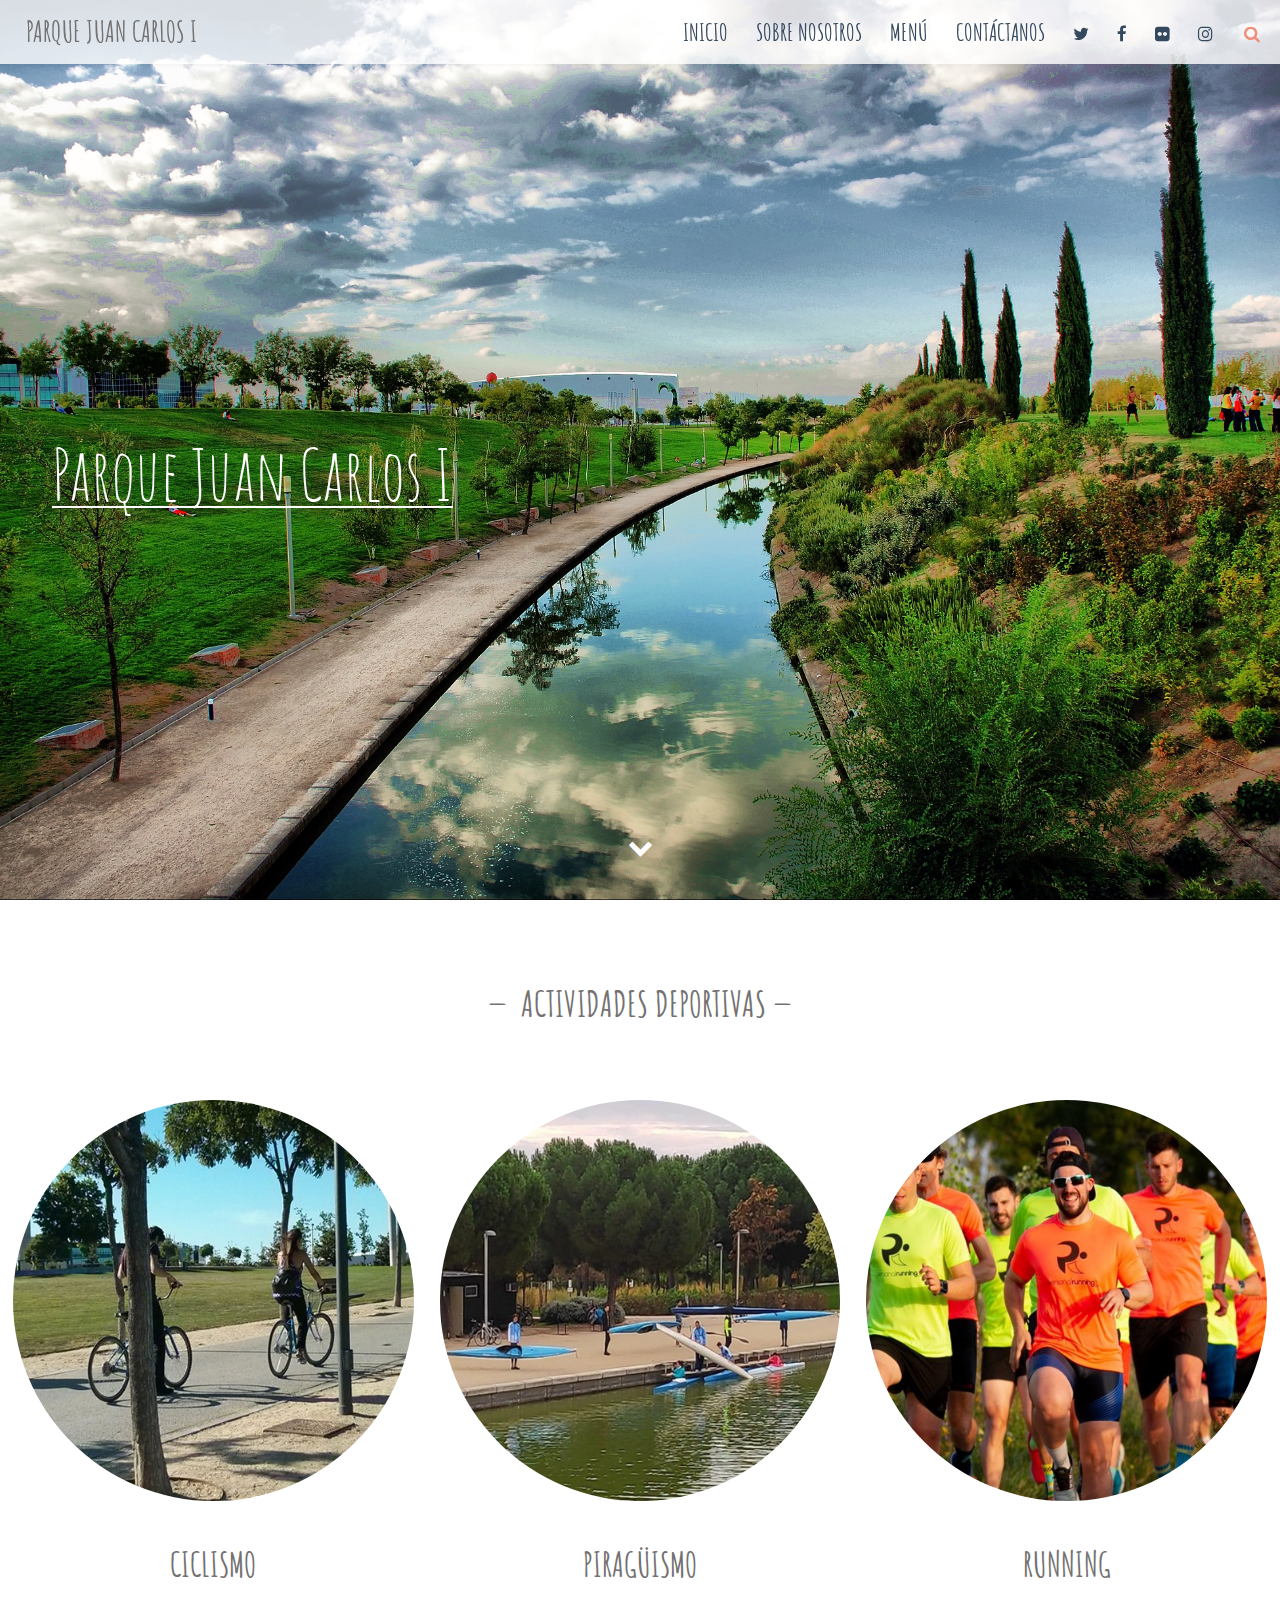
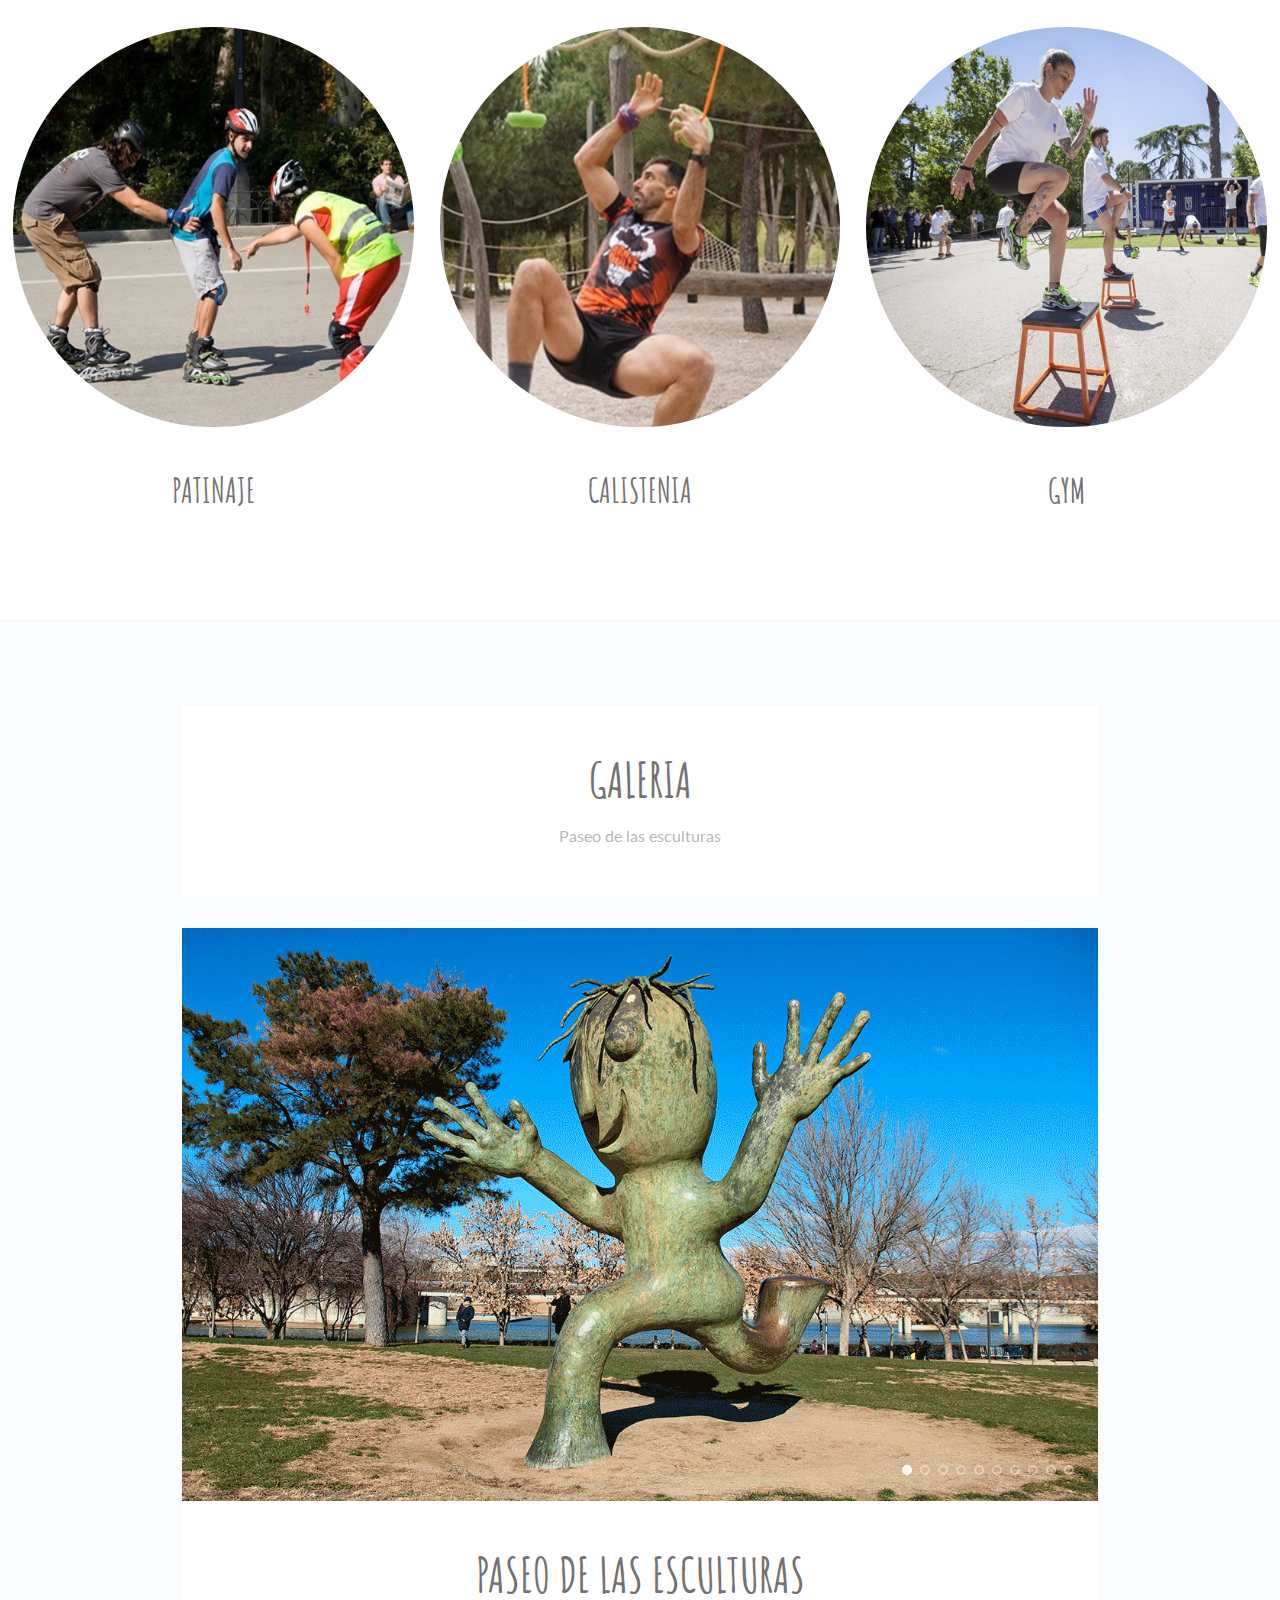
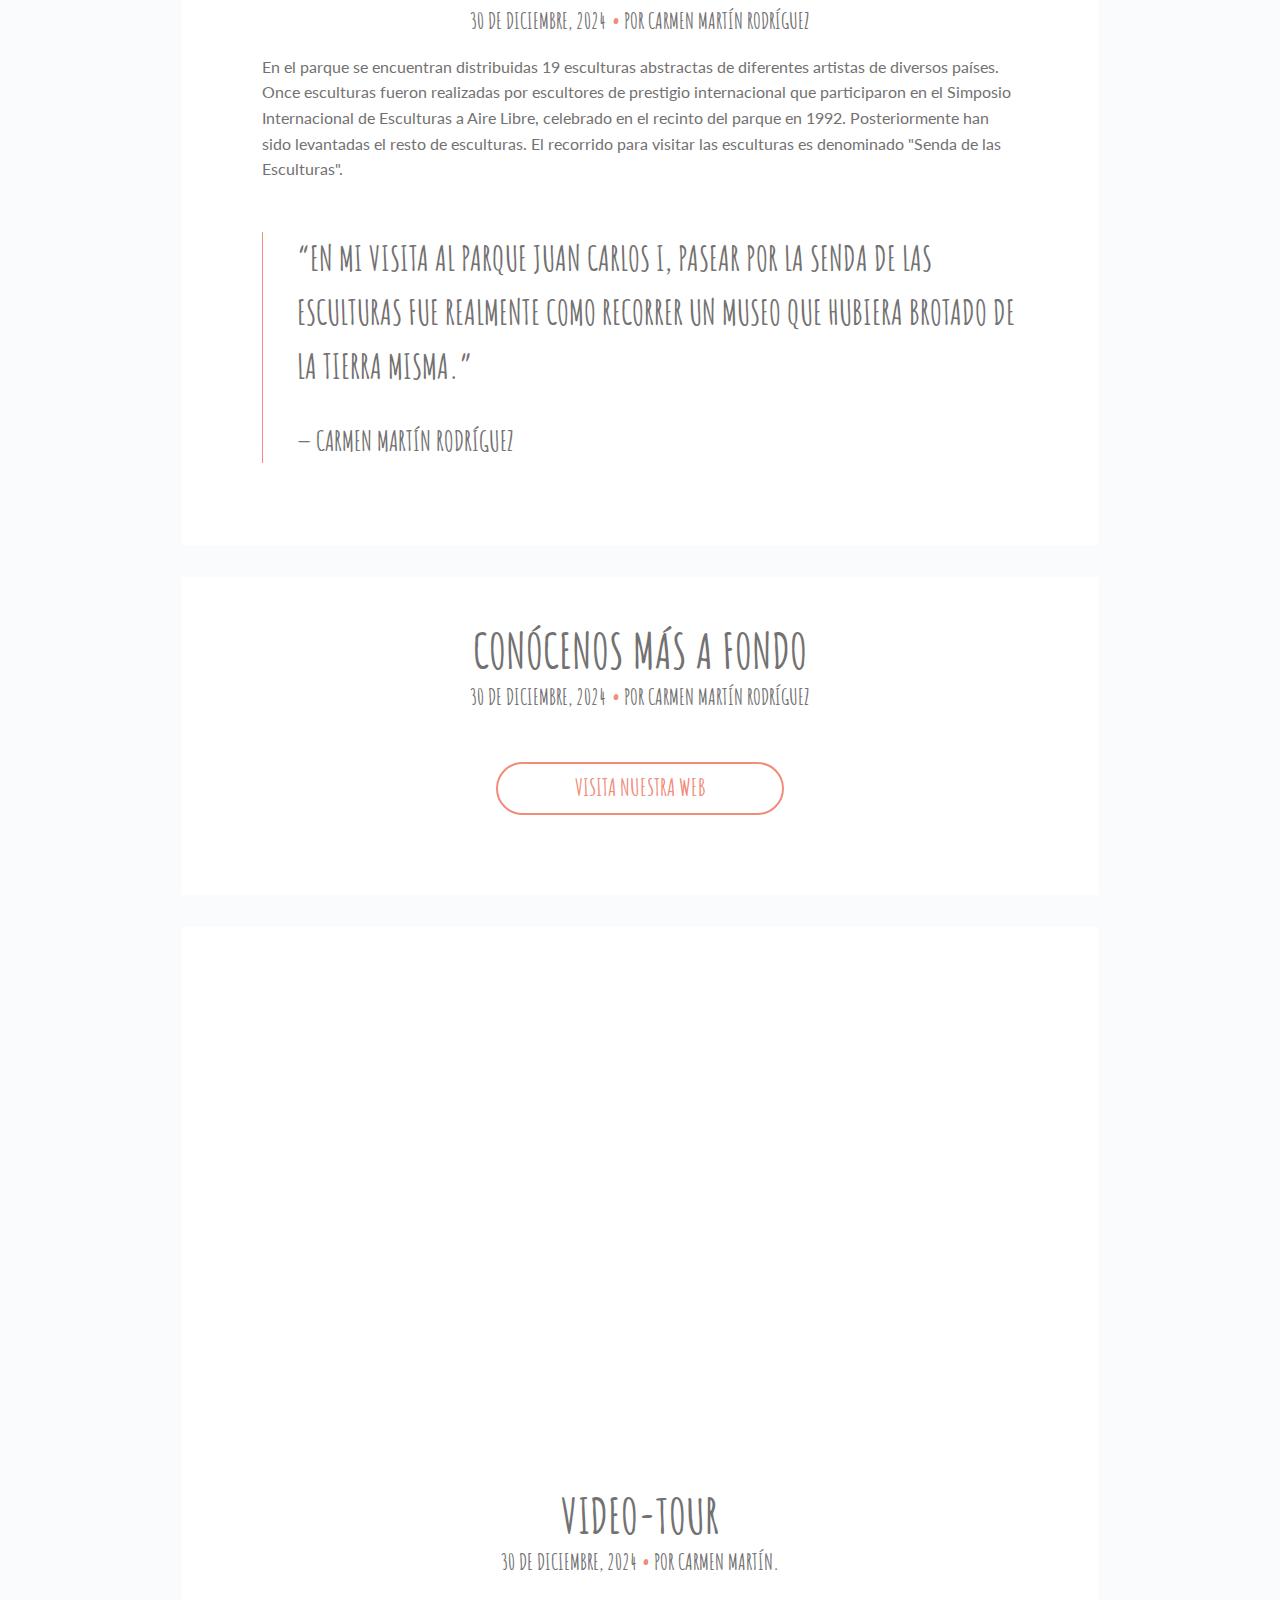
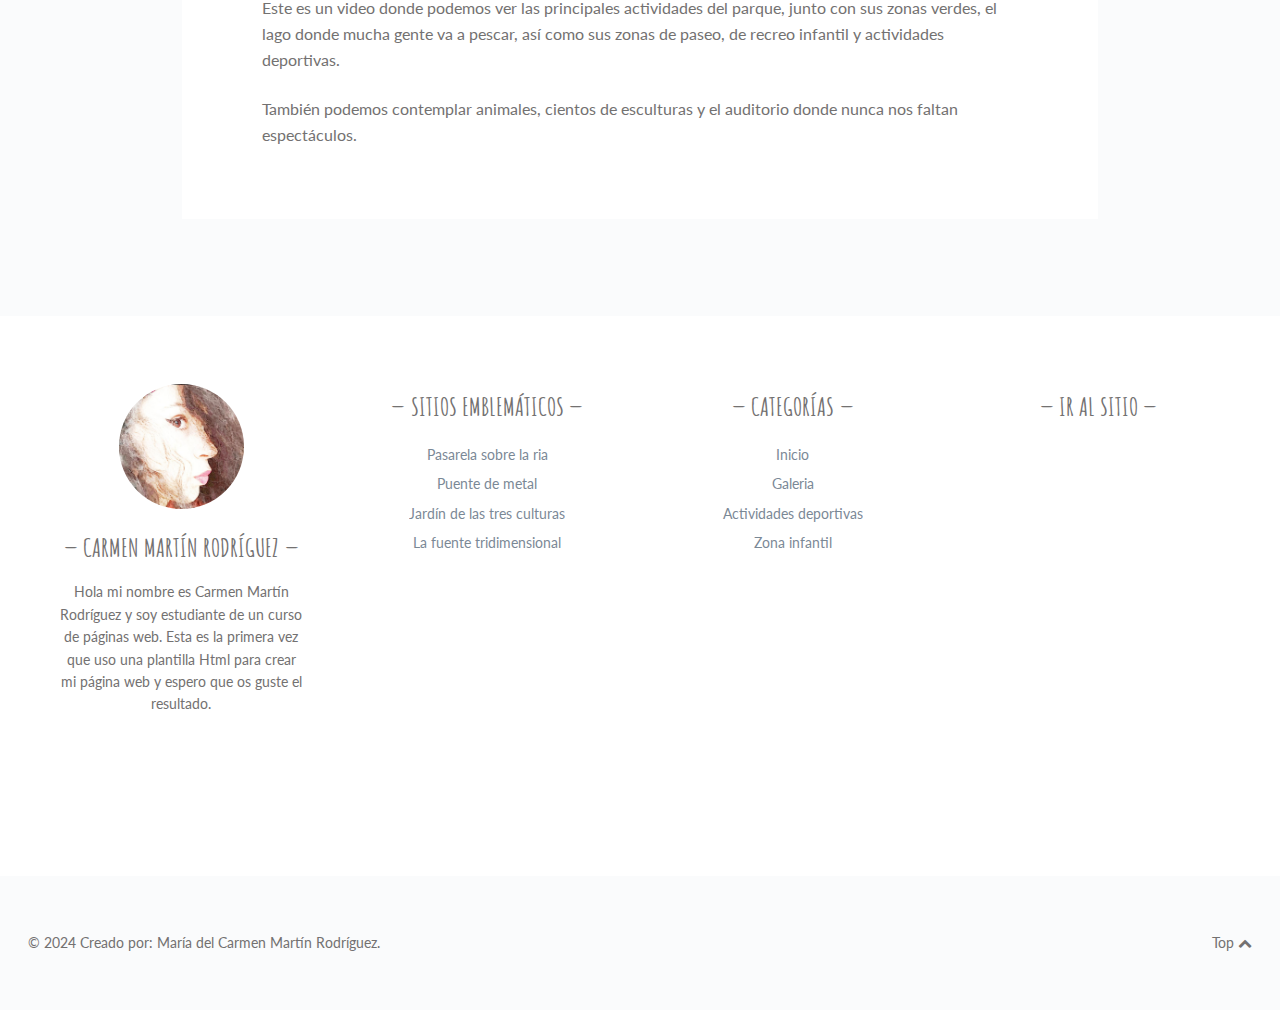
<file: index.html>
<!doctype html>
<!--
	Itsy by FreeHTML5.co
	Twitter: https://twitter.com/fh5co
	Facebook: https://fb.com/fh5co
	URL: https://freehtml5.co
-->
<html class="home blog no-js" lang="es-ES">
<head>
    <title>Parque Juan Carlos I</title>

    <meta charset="UTF-8"/>
    <meta name="viewport" content="width=device-width, initial-scale=1">
    <link rel="stylesheet" href="https://stackpath.bootstrapcdn.com/font-awesome/4.7.0/css/font-awesome.min.css"
          type="text/css" media="all"/>
    <link rel="stylesheet" href="https://fonts.googleapis.com/css?family=Amatic+SC%3A400%2C700%7CLato%3A400%2C700%2C400italic%2C700italic&amp;ver=4.9.8"
          type="text/css" media="screen"/>
    <link rel="stylesheet" href="style.css" type="text/css" media="screen"/>
    <link rel="stylesheet" href="print.css" type="text/css" media="print"/>
    <!--[if (lt IE 9) & (!IEMobile)]>
    <link rel="stylesheet" id="lt-ie9-css" href="ie.css" type="text/css" media="screen"/>
    <![endif]-->
    <script src='js/jquery-3.0.0.min.js'></script>
    <script src='js/jquery-migrate-3.0.1.min.js'></script>
    <!--[if lt IE 9]>
    <script src="http://html5shim.googlecode.com/svn/trunk/html5.js"></script>
    <![endif]-->
</head>
<body class="home sticky-menu sidebar-off" id="top">

<header class="header">

    <div class="header-wrap">

        <div class="logo plain logo-left">
            <div class="site-title">
                <a href="index.html" title="Go to Home">Parque Juan Carlos I</a>
            </div>
        </div><!-- /logo -->


        <nav id="nav" role="navigation">
            <div class="table">
                <div class="table-cell">
                    <ul id="menu-menu-1">
                        <li class="menu-item">
                            <a href="index.html">Inicio</a></li>
                        <li class="menu-item">
                            <a href="about.html">Sobre nosotros</a></li>
                        <li class="menu-item">
                            <a href="#">Menú</a>
                            <ul class="sub-menu">
                                <li class="menu-item">
                                    <a href="single.html">Lugares del parque</a></li>
                                <li class="menu-item">
                                    <a href="index.html#content">Actividades deportivas</a></li>
                                <li class="menu-item">
                                    <a href="single.html#zona-infantil">Zona Infantil</a>
                                </li>
                            </ul>
                        </li>
                        
                        <li class="menu-item">
                            <a href="contact.html">Contáctanos</a></li>
                        <li class="menu-inline menu-item">
                            <a title="Twitter" href="http://twitter.com/">
                                <i class="fa fa-twitter"></i><span class="i">Twitter</span>
                            </a></li>
                        <li class="menu-inline menu-item">
                            <a title="Facebook" href="http://www.facebook.com/">
                                <i class="fa fa-facebook"></i><span class="i">Facebook</span>
                            </a></li>
                        <li class="menu-inline menu-item">
                            <a title="Flickr" href="https://www.flickr.com/"><i class="fa fa-flickr"></i><span class="i">Flickr</span></a>
                        </li>
                        <li class="menu-inline menu-item">
                            <a title="Instagram" href="https://www.instagram.com/">
                                <i class="fa fa-instagram"></i><span class="i">Instagram</span>
                            </a>
                        </li>
                    </ul>
                </div>
            </div>
        </nav>
        <a href="#nav" class="menu-trigger"><i class="fa fa-bars"></i></a>

        <a href="#topsearch" class="search-trigger"><i class="fa fa-search"></i></a>

    </div>

</header>


<div class="hero" style="background-image: url('images/portada.jpg'); text-align: top;">
    <div class="hero-inner">
        <div class="inner">
            <div class="hero-line-one"></div>
            <div class="hero-line-two"><span class="border border-bottom"><a href="index.html" style="color:#FFF; font-size: 70px;">Parque Juan Carlos I</a></span></div>
            
        </div>

        <a class="more-arrow" href="#content"><i class="fa fa-chevron-down"></i><span>Scroll Down</span></a>

    </div>
</div>
<div class="home-sticky" id="content">

    <h2 class="home-sticky-title">Actividades deportivas</h2>


    <div class="sticky-inner">

        <aside class="home-sticky-post post has-post-thumbnail sticky">

  		    <span class="post-image">
  				<img width="502" height="502" src="images/Bici.jpg"
                     class="attachment-sticky size-sticky" alt="Ciclismo"/>
  		    </span>

            <div class="inner">
                <h3 class="entry-title">Ciclismo</h3>

            </div>

        </aside>

        <aside class="home-sticky-post post has-post-thumbnail sticky ">

            <span class="post-image">
  				<img width="502" height="502" src="images/piragüismo.jpg"
                     class="attachment-sticky size-sticky" alt="piragüismo"/>
  		    </span>

            <div class="inner">
                <h3 class="entry-title">Piragüismo</h3>
            </div>

        </aside>

        <aside class="home-sticky-post post has-post-thumbnail sticky">

  		    <span class="post-image">
                    <img width="502" height="502" src="images/running.jpg"
                     class="attachment-sticky size-sticky" alt="running"/>
  		    </span>

            <div class="inner">
                <h3 class="entry-title">Running</h3>
            </div>

        </aside>

        <aside class="home-sticky-post post has-post-thumbnail sticky ">

  		    <span class="post-image">
                <img width="502" height="502" src="images/patinaje.jpg"
                     class="attachment-sticky size-sticky" alt="patinaje"/>
            </span>

            <div class="inner">
                <h3 class="entry-title">Patinaje</h3>
            </div>

        </aside>

        <aside class="home-sticky-post post has-post-thumbnail sticky ">


  		    <span class="post-image">
                    <img width="502" height="502" src="images/calistenia.jpg"
                     class="attachment-sticky size-sticky" alt="calistenia"/>
            </span>

            <div class="inner">
                <h3 class="entry-title">Calistenia</h3>
            </div>

        </aside>

        <aside class="home-sticky-post post has-post-thumbnail sticky ">

            <span class="post-image">
                    <img width="502" height="502" src="images/gym.jpg"
                     class="attachment-sticky size-sticky" alt="gym"/>
  		    </span>


            <div class="inner">
                <h3 class="entry-title">Gym</h3>
            </div>

        </aside>

    </div>


</div>
<div class="wrap full-wrap">
    <div class="main-wrap">
        <section class="main main-archive">
            <article class="post result">
                <div class="inner">
                    <h1 class="searching">Galeria</h1>
                    <p>Paseo de las esculturas</p>
                </div>
            </article>
            
            <div class="loop">


                <article class="post format-gallery post_format-post-format-gallery"
                title="Running through Chicago">
                        <div class="part-gallery">
                            <div class="flexslider">
                                <ul class="slides">

                                    <li><span class="post-image"><img src="images/niño_sol.gif"
                                        alt="Run-3"/></span></li>
                                    <li><span class="post-image"><img src="images/eolos.gif"
                                                                        alt="Run-1"/></span></li>
                                    <li><span class="post-image"><img src="images/dedos.gif"
                                                                        alt="Run-2"/></span></li>
                                    <li><span class="post-image"><img src="images/viga.gif"
                                                                        alt="Run-2"/></span></li>
                                    <li><span class="post-image"><img src="images/encuentros.gif"
                                                                        alt="Run-2"/></span></li>
                                    <li><span class="post-image"><img src="images/manolona.gif"
                                                                        alt="Run-2"/></span></li>  
                                    <li><span class="post-image"><img src="images/sin_titulo.gif"
                                                                        alt="Run-2"/></span></li>
                                    <li><span class="post-image"><img src="images/galileo.gif"
                                                                        alt="Run-2"/></span></li>
                                    <li><span class="post-image"><img src="images/espacio_mexico.gif"
                                                                        alt="Run-2"/></span></li>
                                    <li><span class="post-image"><img src="images/fisicromia_para_madrid.gif"
                                                                        alt="Run-2"/></span></li>
                                </ul>
                            </div>
                        </div>

                    <div class="inner">

                        <h2 class="entry-title"
                               title="Paseo de las esculturas">
                                Paseo de las esculturas
                        </h2>
                        <ul class="meta top">
                            <li class="time"
                                   title="Paseo de las esculturas">
                                    <time class="post-date updated" datetime="2024-12-30">30 de Diciembre, 2024</time>
                                </li>

                            <li class="author-m post-tags">
                                Por <span class="vcard author post-author"><span class="fn"
                                    title="Por Carmen Martín" rel="author">Carmen Martín Rodríguez</span></span>
                            </li>

                        </ul>
                        <div class="post-content">
                            <p>En el parque se encuentran distribuidas 19 esculturas abstractas de diferentes artistas de diversos países. 
                                Once esculturas fueron realizadas por escultores de prestigio internacional que participaron en el Simposio 
                                Internacional de Esculturas a Aire Libre, celebrado en el recinto del parque en 1992. Posteriormente han sido 
                                levantadas el resto de esculturas. El recorrido para visitar las esculturas es denominado "Senda de las 
                                Esculturas".</p>
                            <blockquote><p>“En mi visita al parque Juan Carlos I, pasear por la senda de las esculturas fue realmente como 
                                recorrer un museo que hubiera brotado de la tierra misma.”<cite>Carmen Martín Rodríguez</cite></p></blockquote>

                        </div>
                    </div>
                </article>

                    </div>
                </article>


                <article class="post format-link has-post-thumbnail post_format-post-format-link">


                    <div class="inner">

                        <h2 class="entry-title"
                               title="Conócenos más a fondo">
                               Conócenos más a fondo
                        </h2>
                        <ul class="meta top">
                            <li class="time"
                                   title="Conócenos más a fondo">
                                    <time class="post-date updated" datetime="2024-12-30">30 de Diciembre, 2024</time>
                                </li>

                            <li class="author-m post-tags">
                                Por <span class="vcard author post-author"><span class="fn"
                                    title="Por Carmen Martín" rel="author">Carmen Martín Rodríguez</span></span>
                            </li>

                        </ul>

                        <div class="part-link">
                            <a class="more-link" href="https://es.wikipedia.org/wiki/Parque_Juan_Carlos_I" title="Conócenos más a fondo"
                               target="_self">Visita nuestra web</a>
                        </div>
                    </div>
                </article>
                
                <article class="post format-video has-post-thumbnail post_format-post-format-video">


			        <span class="post-image post-video">
                        <div class="fluid-width-video-wrapper" style="padding-top: 56.25%;"><iframe
                                src="https://www.youtube.com/embed/qJiB6IDLQYY" frameborder="0" webkitallowfullscreen=""
                                mozallowfullscreen="" allowfullscreen=""></iframe></div>
                    </span>

                    <div class="inner">

                        <h2 class="entry-title"
                               title="Video-Tour">
                                Video-Tour 
                        </h2>
                        <ul class="meta top">
                            <li class="time"
                            title="Video-Tour">
                            <time class="post-date updated" datetime="2024-12-30">30 de Diciembre, 2024</time>
                        </li>

                            <li class="author-m post-tags">
                                Por <span class="vcard author post-author"><span class="fn" title="Posts by Clare Smith" rel="author">Carmen Martín.</span></span>
                            </li>

                        </ul>
                        <div class="post-content">
                            <p>Este es un video donde podemos ver las principales actividades del parque, junto con
                                sus zonas verdes, el lago donde mucha gente va a pescar, así como sus zonas de paseo,
                                de recreo infantil y actividades deportivas.
                            <p>También podemos contemplar animales, cientos de esculturas y el auditorio donde nunca 
                                nos faltan espectáculos.</p>
                        </div>
                    </div>
                </article>
                
            </div>


        </section>


    </div><!-- /main-wrap -->


</div><!-- /wrap -->


<div class="footer-widgets widget-count-4">

    <div class="wrap">

        <div class="mt-about-you-widget">
            <div class="widget footer">

                <img class="mt-about-avatar" src="images/Mai.jpg" alt="Carmen Martín Rodríguez"/>


                <h4>Carmen Martín Rodríguez</h4>

                <div class="mt-about-bio">
                    <p>Hola mi nombre es Carmen Martín Rodríguez y soy estudiante de un curso de páginas web. 
                        Esta es la primera vez que uso una plantilla Html para crear mi página web y espero que
                        os guste el resultado.</p>
                </div>
            </div>
        </div>
        <div class="widget footer"><h4>Sitios emblemáticos</h4>
            <ul>
                <li>
                    <a href="single.html#precioso-puente">Pasarela sobre la ria</a>
                </li>
                <li>
                    <a href="single.html#puente-de-metal">Puente de metal</a>
                </li>
                <li>
                    <a href="single.html#jardin-tres-culturas">Jardín de las tres culturas</a>
                </li>
                <li>
                    <a href="single.html#fuente-chorros">La fuente tridimensional</a>
                </li>
            </ul>
        </div>
        <div class="widget footer"><h4>Categorías</h4>
            <ul>
                <li class="cat-item cat-item-6">
                    <a href="index.html#nav" title="A cute little description would go in here">Inicio</a>
                </li>
                <li class="cat-item cat-item-7">
                    <a href="blog.html" title="A cute little description would go in here">Galeria</a>
                </li>
                <li class="cat-item cat-item-8">
                    <a href="index.html#content">Actividades deportivas</a>
                </li>
                <li class="cat-item cat-item-9">
                    <a href="single.html#zona-infantil">Zona infantil</a>
                </li>
            </ul>
        </div>
        <div class="widget footer"><h4>Ir al sitio</h4>
            <div class="textwidget">
                <iframe src="https://www.google.com/maps/embed?pb=!1m18!1m12!1m3!1d2177.9551779301296!2d-3.607328025558623!3d40.459821553017996!2m3!1f0!2f0!3f0!3m2!1i1024!2i768!4f13.1!3m3!1m2!1s0xd422fb50048180f%3A0x33bd5b6547369913!2sParque%20de%20Juan%20Carlos%20I!5e1!3m2!1ses!2ses!4v1735505445848!5m2!1ses!2ses" width="300" height="350" style="border:0;" allowfullscreen="" loading="lazy" referrerpolicy="no-referrer-when-downgrade"></iframe>
            </div>
        </div>
    </div>

</div>


<footer class="footer">
    <div class="footer-wrap">
        <div id="footer-text">&copy; 2024 Creado por: María del Carmen Martín Rodríguez.

        </div>

        <a href="#top" id="btt">Top <i class="fa fa-chevron-up"></i></a>
    </div>
</footer>

<div id="topsearch">
    <div class="table">
        <div class="table-cell">
            <form role="search" method="get" class="searchform" action="index.html">
                <div>
                    <input type="text" value="" name="s" class="s" placeholder="Type and hit enter"/>
                    <input type="submit" class="searchsubmit" value="Search"/>
                </div>
            </form>
        </div>
    </div>
    <a href="#topsearch" class="search-trigger"><i class="fa fa-times"></i></a>
</div>


<script>var ie9 = false;</script>
<!--[if lte IE 9 ]>
<script> var ie9 = true; </script>
<![endif]-->
<script src="js/global-plugins.min.js"></script>
<script src="js/main.js"></script>
</body>
</html>
</file>
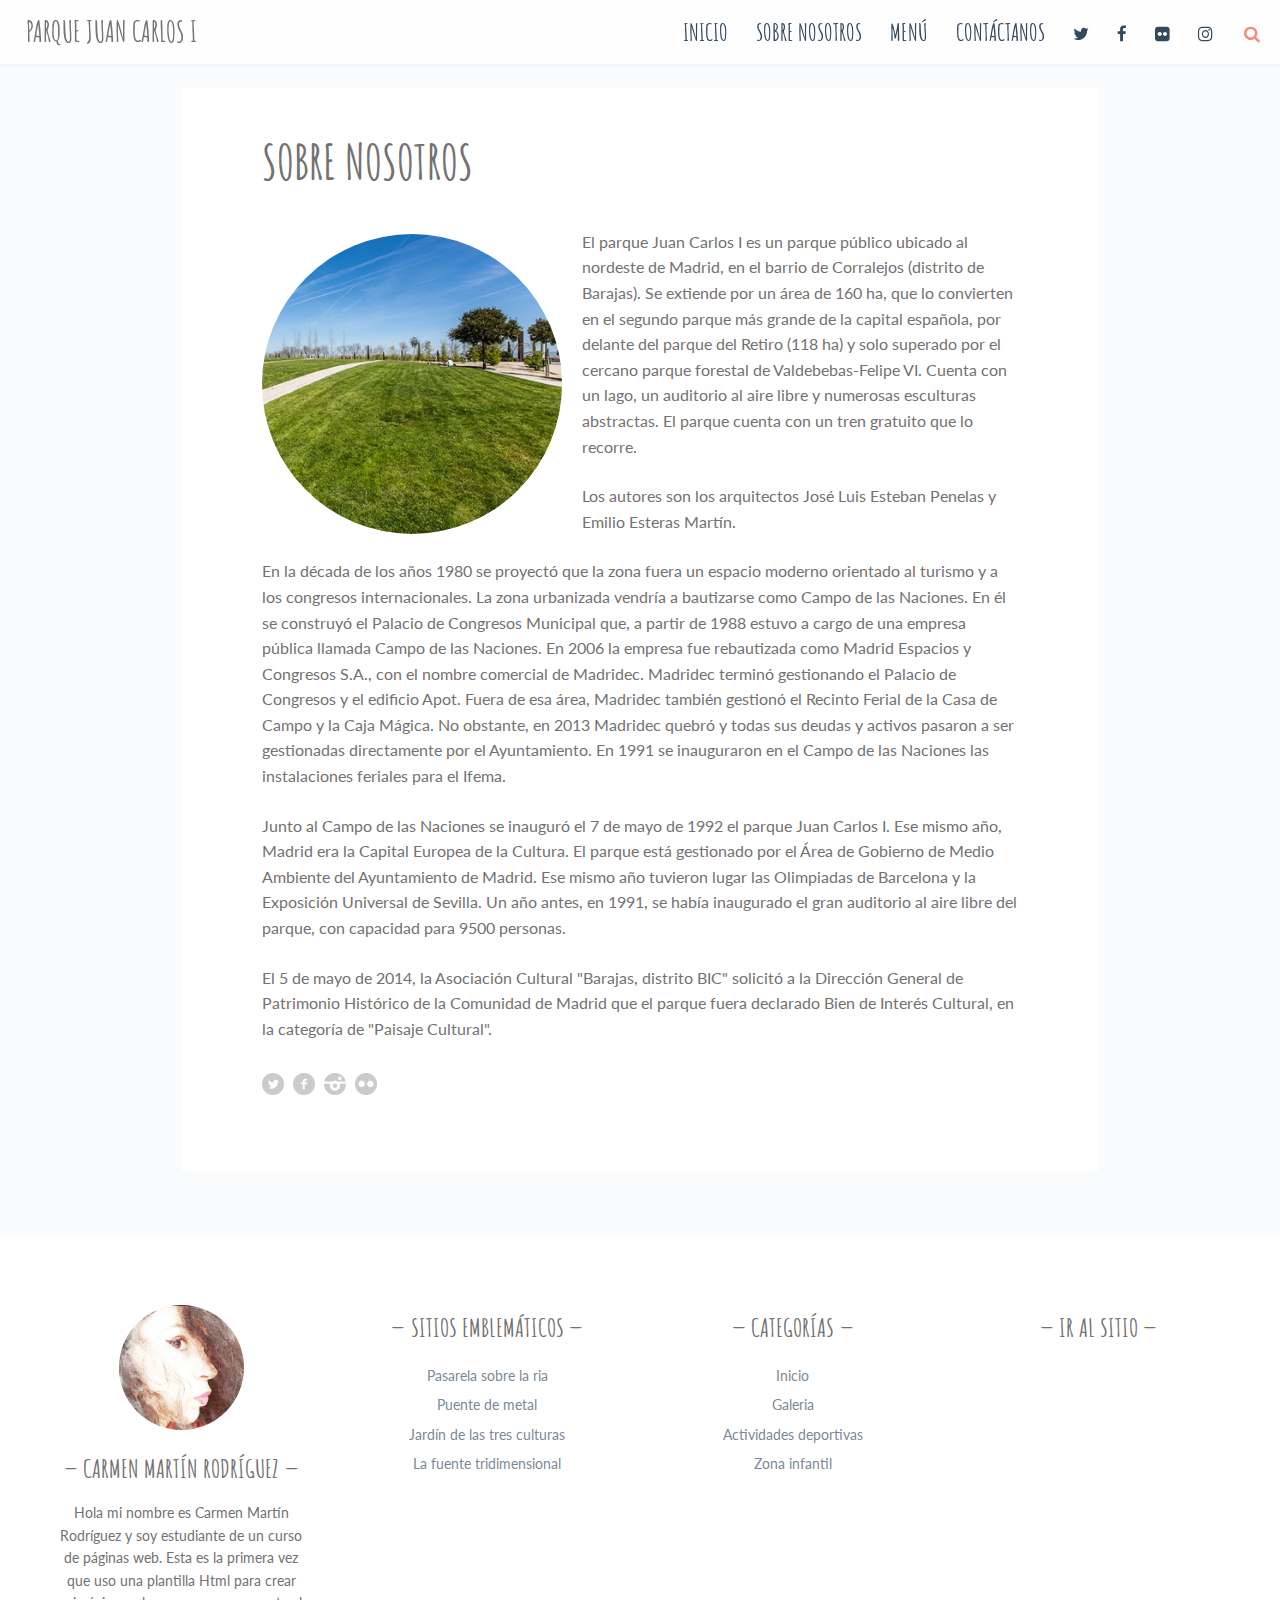
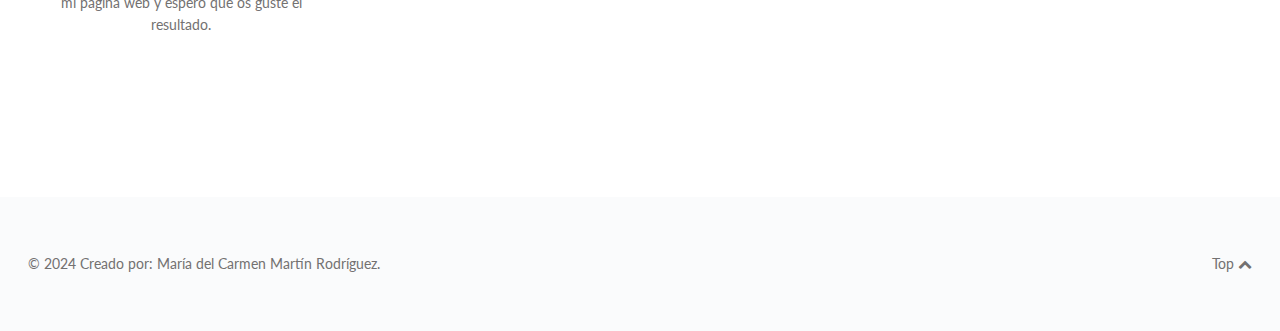
<file: about.html>
<!doctype html>
<!--
	Itsy by FreeHTML5.co
	Twitter: https://twitter.com/fh5co
	Facebook: https://fb.com/fh5co
	URL: https://freehtml5.co
-->
<html class="home blog no-js" lang="en-US">
<head>
    <title>Parque Juan Carlos I</title>

    <meta charset="UTF-8"/>
	<meta name="viewport" content="width=device-width, initial-scale=1">
    <link rel="stylesheet" href="https://stackpath.bootstrapcdn.com/font-awesome/4.7.0/css/font-awesome.min.css"
          type="text/css" media="all"/>
    <link rel="stylesheet" href="https://fonts.googleapis.com/css?family=Amatic+SC%3A400%2C700%7CLato%3A400%2C700%2C400italic%2C700italic&amp;ver=4.9.8"
          type="text/css" media="screen"/>
    <link rel="stylesheet" href="style.css" type="text/css" media="screen"/>
    <link rel="stylesheet" href="print.css" type="text/css" media="print"/>
    <!--[if (lt IE 9) & (!IEMobile)]>
    <link rel="stylesheet" id="lt-ie9-css" href="ie.css" type="text/css" media="screen"/>
    <![endif]-->
    <script src='js/jquery-3.0.0.min.js'></script>
    <script src='js/jquery-migrate-3.0.1.min.js'></script>
    <!--[if lt IE 9]>
    <script src="http://html5shim.googlecode.com/svn/trunk/html5.js"></script>
    <![endif]-->
</head>
<body class="home sticky-menu sidebar-off" id="top">

    <header class="header">
    
        <div class="header-wrap">
    
            <div class="logo plain logo-left">
                <div class="site-title">
                    <a href="index.html" title="Go to Home">Parque Juan Carlos I</a>
                </div>
            </div><!-- /logo -->
    
    
            <nav id="nav" role="navigation">
                <div class="table">
                    <div class="table-cell">
                        <ul id="menu-menu-1">
                            <li class="menu-item">
                                <a href="index.html">Inicio</a></li>
                            <li class="menu-item">
                                <a href="about.html">Sobre nosotros</a></li>
                            <li class="menu-item">
                                <a href="#">Menú</a>
                                <ul class="sub-menu">
                                    <li class="menu-item">
                                        <a href="single.html">Lugares del parque</a></li>
                                    <li class="menu-item">
                                        <a href="index.html#content">Actividades deportivas</a></li>
                                    <li class="menu-item">
                                        <a href="single.html#zona-infantil">Zona Infantil</a>
                                    </li>
                                </ul>
                            </li>
                            
                            <li class="menu-item">
                                <a href="contact.html">Contáctanos</a></li>
                            <li class="menu-inline menu-item">
                                <a title="Twitter" href="http://twitter.com/">
                                    <i class="fa fa-twitter"></i><span class="i">Twitter</span>
                                </a></li>
                            <li class="menu-inline menu-item">
                                <a title="Facebook" href="http://www.facebook.com/">
                                    <i class="fa fa-facebook"></i><span class="i">Facebook</span>
                                </a></li>
                            <li class="menu-inline menu-item">
                                <a title="Flickr" href="https://www.flickr.com/"><i class="fa fa-flickr"></i><span class="i">Flickr</span></a>
                            </li>
                            <li class="menu-inline menu-item">
                                <a title="Instagram" href="https://www.instagram.com/">
                                    <i class="fa fa-instagram"></i><span class="i">Instagram</span>
                                </a>
                            </li>
                        </ul>
                    </div>
                </div>
            </nav>
            <a href="#nav" class="menu-trigger"><i class="fa fa-bars"></i></a>
    
            <a href="#topsearch" class="search-trigger"><i class="fa fa-search"></i></a>
    
        </div>
    
    </header>

<div class="wrap full-wrap">
    <div class="main-wrap">

        <section class="main">
            <article class="post page">

                <div class="inner">
                    <h1>Sobre nosotros</h1>
                    <div class="post-content">
                        <p><img class="size-full alignleft rounded" src="images/mapaparque.jpg" alt="Mapa del parque" width="300" height="300">
                                El parque Juan Carlos I es un parque público ubicado al nordeste de Madrid, en el barrio de Corralejos 
                                (distrito de Barajas). Se extiende por un área de 160 ha, que lo convierten en el segundo parque más 
                                grande de la capital española, por delante del parque del Retiro (118 ha) y solo superado por el cercano 
                                parque forestal de Valdebebas-Felipe VI. Cuenta con un lago, un auditorio al aire libre y numerosas 
                                esculturas abstractas. El parque cuenta con un tren gratuito que lo recorre.</p>
                        <p>Los autores son los arquitectos José Luis Esteban Penelas y Emilio Esteras Martín.</p>
                        <p>En la década de los años 1980 se proyectó que la zona fuera un espacio moderno orientado al turismo y a los 
                            congresos internacionales. La zona urbanizada vendría a bautizarse como Campo de las Naciones. En él se 
                            construyó el Palacio de Congresos Municipal que, a partir de 1988 estuvo a cargo de una empresa pública 
                            llamada Campo de las Naciones. En 2006 la empresa fue rebautizada como Madrid Espacios y Congresos S.A., 
                            con el nombre comercial de Madridec. Madridec terminó gestionando el Palacio de Congresos y el edificio 
                            Apot. Fuera de esa área, Madridec también gestionó el Recinto Ferial de la Casa de Campo y la Caja Mágica. 
                            No obstante, en 2013 Madridec quebró y todas sus deudas y activos pasaron a ser gestionadas directamente 
                            por el Ayuntamiento. En 1991 se inauguraron en el Campo de las Naciones las instalaciones feriales para el Ifema.</p>
                        <p>Junto al Campo de las Naciones se inauguró el 7 de mayo de 1992 el parque Juan Carlos I. Ese mismo año, Madrid era 
                            la Capital Europea de la Cultura. El parque está gestionado por el Área de Gobierno de Medio Ambiente del Ayuntamiento 
                            de Madrid. Ese mismo año tuvieron lugar las Olimpiadas de Barcelona y la Exposición Universal de Sevilla. Un año antes, 
                            en 1991, se había inaugurado el gran auditorio al aire libre del parque, con capacidad para 9500 personas.</p>
                        <p>El 5 de mayo de 2014, la Asociación Cultural "Barajas, distrito BIC" solicitó a la Dirección General de Patrimonio 
                            Histórico de la Comunidad de Madrid que el parque fuera declarado Bien de Interés Cultural, en la categoría de 
                            "Paisaje Cultural".</p>
                        <p>
                            <a target="_self" class="social twitter black" href="http://www.twitter.com/"> Twitter </a>
                            <a target="_self" class="social facebook black" href="http://www.facebook.com/"> Facebook&nbsp;</a>
                            <a target="_self" class="social instagram black" href="http://www.instagram.com/">&nbsp;instagram&nbsp;</a>
                            <a target="_self" class="social flickr black" href="http://www.flickr.com/"> flickr&nbsp;</a>
                        </p>

                    </div>
                </div>

            </article>
            <div class="border"></div>


        </section>


    </div><!-- /main-wrap -->


</div><!-- /wrap -->


<div class="footer-widgets widget-count-4">

    <div class="wrap">

        <div class="mt-about-you-widget">
            <div class="widget footer">

                <img class="mt-about-avatar" src="images/Mai.jpg" alt="Carmen Martín Rodríguez"/>


                <h4>Carmen Martín Rodríguez</h4>

                <div class="mt-about-bio">
                    <p>Hola mi nombre es Carmen Martín Rodríguez y soy estudiante de un curso de páginas web. 
                        Esta es la primera vez que uso una plantilla Html para crear mi página web y espero que
                        os guste el resultado.</p>
                </div>
            </div>
        </div>
        <div class="widget footer"><h4>Sitios emblemáticos</h4>
            <ul>
                <li>
                    <a href="single.html#precioso-puente">Pasarela sobre la ria</a>
                </li>
                <li>
                    <a href="single.html#puente-de-metal">Puente de metal</a>
                </li>
                <li>
                    <a href="single.html#jardin-tres-culturas">Jardín de las tres culturas</a>
                </li>
                <li>
                    <a href="single.html#fuente-chorros">La fuente tridimensional</a>
                </li>
            </ul>
        </div>
        <div class="widget footer"><h4>Categorías</h4>
            <ul>
                <li class="cat-item cat-item-6">
                    <a href="index.html#nav" title="A cute little description would go in here">Inicio</a>
                </li>
                <li class="cat-item cat-item-7">
                    <a href="blog.html" title="A cute little description would go in here">Galeria</a>
                </li>
                <li class="cat-item cat-item-8">
                    <a href="index.html#content">Actividades deportivas</a>
                </li>
                <li class="cat-item cat-item-9">
                    <a href="single.html#zona-infantil">Zona infantil</a>
                </li>
            </ul>
        </div>
        <div class="widget footer"><h4>Ir al sitio</h4>
            <div class="textwidget">
                <iframe src="https://www.google.com/maps/embed?pb=!1m18!1m12!1m3!1d2177.9551779301296!2d-3.607328025558623!3d40.459821553017996!2m3!1f0!2f0!3f0!3m2!1i1024!2i768!4f13.1!3m3!1m2!1s0xd422fb50048180f%3A0x33bd5b6547369913!2sParque%20de%20Juan%20Carlos%20I!5e1!3m2!1ses!2ses!4v1735505445848!5m2!1ses!2ses" width="300" height="350" style="border:0;" allowfullscreen="" loading="lazy" referrerpolicy="no-referrer-when-downgrade"></iframe>
            </div>
        </div>
    </div>

</div>


<footer class="footer">
    <div class="footer-wrap">
        <div class="footer-wrap">
            <div id="footer-text">&copy; 2024 Creado por: María del Carmen Martín Rodríguez.
    
            </div>

        <a href="#top" id="btt">Top <i class="fa fa-chevron-up"></i></a>
    </div>
</footer>

<div id="topsearch">
    <div class="table">
        <div class="table-cell">
            <form role="search" method="get" class="searchform" action="index.html">
                <div>
                    <input type="text" value="" name="s" class="s" placeholder="Type and hit enter"/>
                    <input type="submit" class="searchsubmit" value="Search"/>
                </div>
            </form>
        </div>
    </div>
    <a href="#topsearch" class="search-trigger"><i class="fa fa-times"></i></a>
</div>


<script>var ie9 = false;</script>
<!--[if lte IE 9 ]>
<script> var ie9 = true; </script>
<![endif]-->
<script src="js/global-plugins.min.js"></script>
<script src="js/main.js"></script>
</body>
</html>
</file>
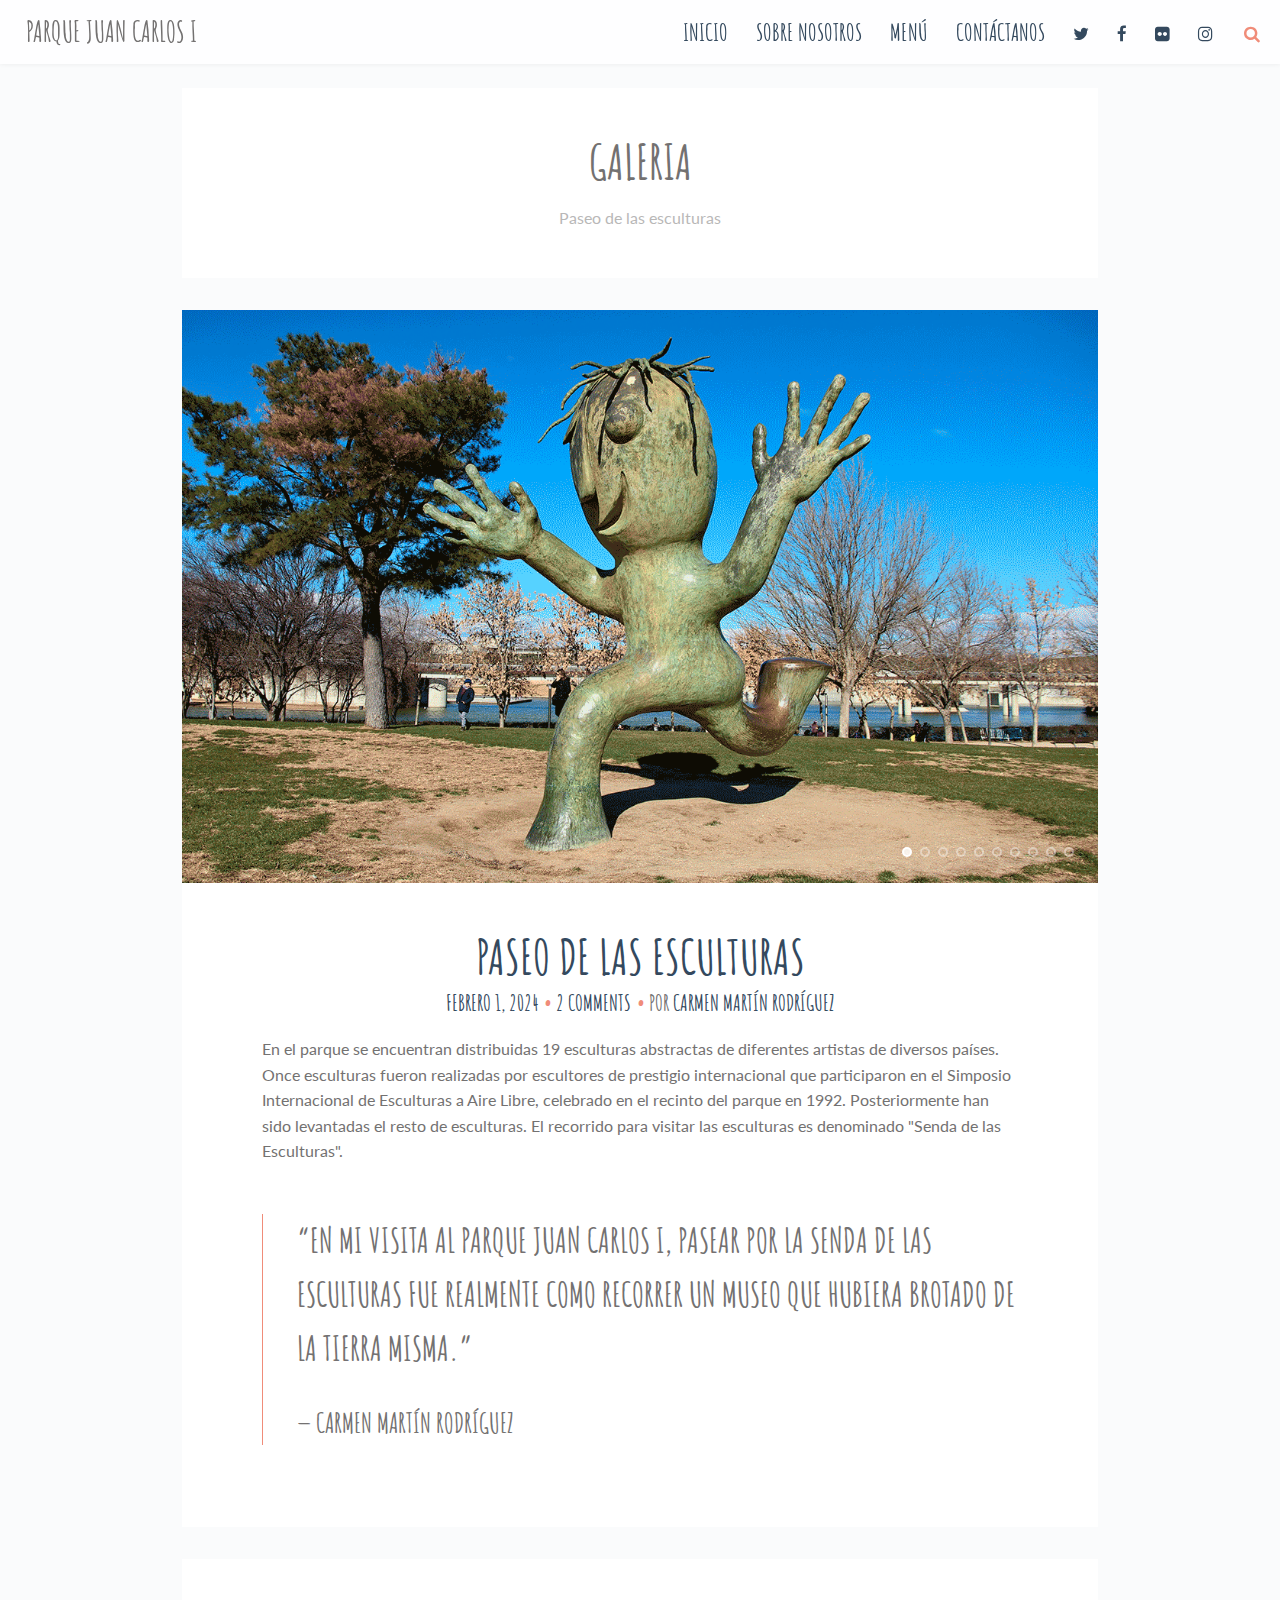
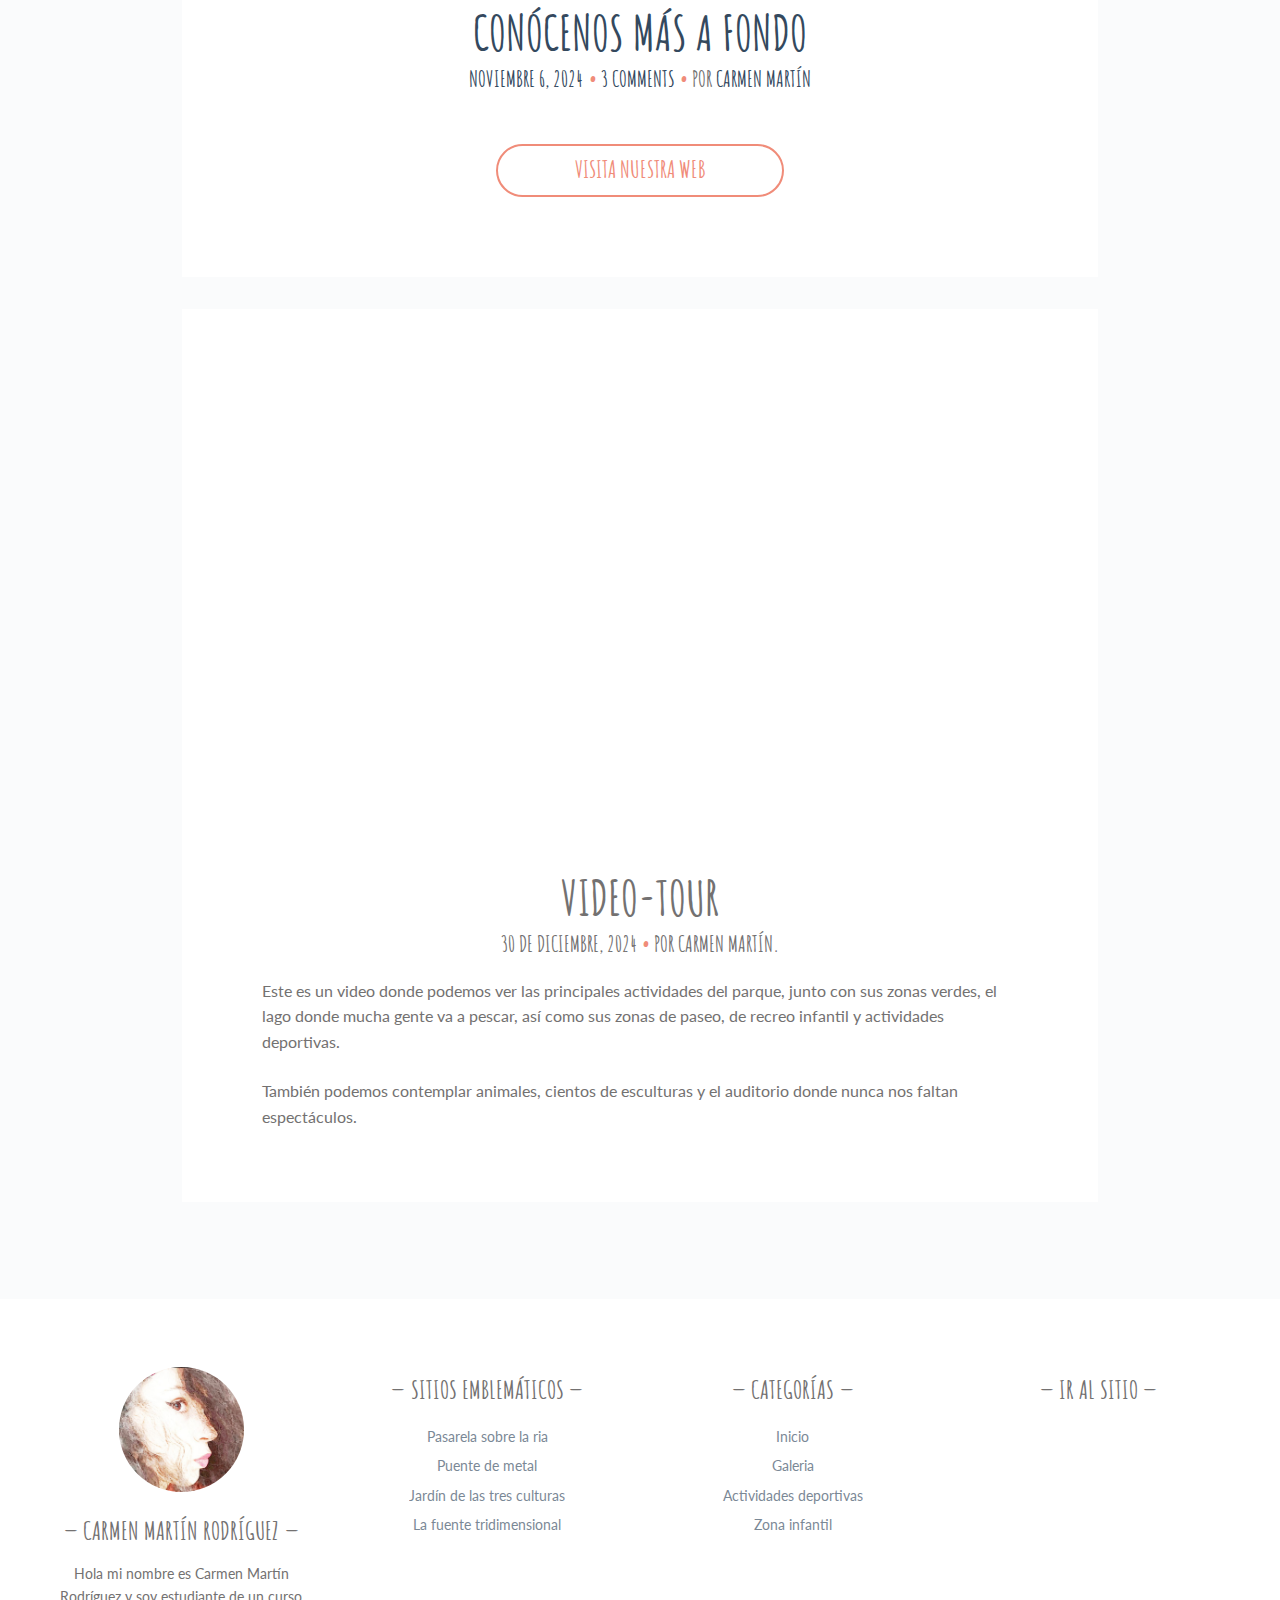
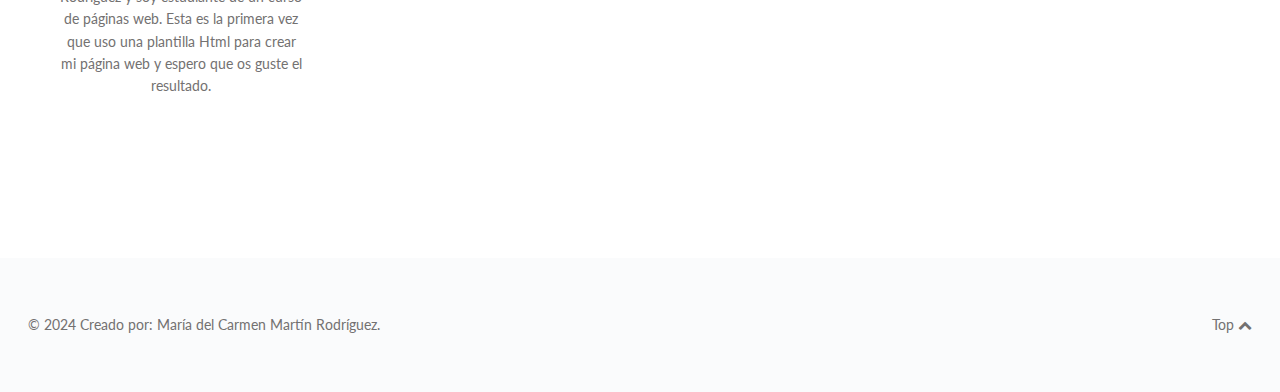
<file: blog.html>
<!doctype html>
<!--
	Itsy by FreeHTML5.co
	Twitter: https://twitter.com/fh5co
	Facebook: https://fb.com/fh5co
	URL: https://freehtml5.co
-->
<html class="home blog no-js" lang="en-US">
<head>
    <title>Parque Juan Carlos I</title>

    <meta charset="UTF-8"/>
	<meta name="viewport" content="width=device-width, initial-scale=1">
    <link rel="stylesheet" href="https://stackpath.bootstrapcdn.com/font-awesome/4.7.0/css/font-awesome.min.css"
          type="text/css" media="all"/>
    <link rel="stylesheet" href="https://fonts.googleapis.com/css?family=Amatic+SC%3A400%2C700%7CLato%3A400%2C700%2C400italic%2C700italic&amp;ver=4.9.8"
          type="text/css" media="screen"/>
    <link rel="stylesheet" href="style.css" type="text/css" media="screen"/>
    <link rel="stylesheet" href="print.css" type="text/css" media="print"/>
    <!--[if (lt IE 9) & (!IEMobile)]>
    <link rel="stylesheet" id="lt-ie9-css" href="ie.css" type="text/css" media="screen"/>
    <![endif]-->
    <script src='js/jquery-3.0.0.min.js'></script>
    <script src='js/jquery-migrate-3.0.1.min.js'></script>
    <!--[if lt IE 9]>
    <script src="http://html5shim.googlecode.com/svn/trunk/html5.js"></script>
    <![endif]-->
</head>
<body class="home sticky-menu sidebar-off" id="top">

    <header class="header">
    
        <div class="header-wrap">
    
            <div class="logo plain logo-left">
                <div class="site-title">
                    <a href="index.html" title="Go to Home">Parque Juan Carlos I</a>
                </div>
            </div><!-- /logo -->
    
    
            <nav id="nav" role="navigation">
                <div class="table">
                    <div class="table-cell">
                        <ul id="menu-menu-1">
                            <li class="menu-item">
                                <a href="index.html">Inicio</a></li>
                            <li class="menu-item">
                                <a href="about.html">Sobre nosotros</a></li>
                            <li class="menu-item">
                                <a href="#">Menú</a>
                                <ul class="sub-menu">
                                    <li class="menu-item">
                                        <a href="single.html">Lugares del parque</a></li>
                                    <li class="menu-item">
                                        <a href="index.html#content">Actividades deportivas</a></li>
                                    <li class="menu-item">
                                        <a href="single.html#zona-infantil">Zona Infantil</a>
                                    </li>
                                </ul>
                            </li>
                            
                            <li class="menu-item">
                                <a href="contact.html">Contáctanos</a></li>
                            <li class="menu-inline menu-item">
                                <a title="Twitter" href="http://twitter.com/">
                                    <i class="fa fa-twitter"></i><span class="i">Twitter</span>
                                </a></li>
                            <li class="menu-inline menu-item">
                                <a title="Facebook" href="http://www.facebook.com/">
                                    <i class="fa fa-facebook"></i><span class="i">Facebook</span>
                                </a></li>
                            <li class="menu-inline menu-item">
                                <a title="Flickr" href="https://www.flickr.com/"><i class="fa fa-flickr"></i><span class="i">Flickr</span></a>
                            </li>
                            <li class="menu-inline menu-item">
                                <a title="Instagram" href="https://www.instagram.com/">
                                    <i class="fa fa-instagram"></i><span class="i">Instagram</span>
                                </a>
                            </li>
                        </ul>
                    </div>
                </div>
            </nav>
            <a href="#nav" class="menu-trigger"><i class="fa fa-bars"></i></a>
    
            <a href="#topsearch" class="search-trigger"><i class="fa fa-search"></i></a>
    
        </div>
    
    </header>

<div class="wrap full-wrap">
    <div class="main-wrap">
        <section class="main main-archive">

            <article class="post result">
                <div class="inner">
                    <h1 class="searching">Galeria</h1>
                    <p>Paseo de las esculturas</p>
                </div>
            </article>

            <div class="loop">


                <article class="post format-gallery post_format-post-format-gallery">


                    <a href="#"
                       title="Running through Chicago">
                        <div class="part-gallery">
                            <div class="flexslider">
                                <ul class="slides">

                                    <li><span class="post-image"><img src="images/niño_sol.gif"
                                        alt="Run-3"/></span></li>
                                    <li><span class="post-image"><img src="images/eolos.gif"
                                                                        alt="Run-1"/></span></li>
                                    <li><span class="post-image"><img src="images/dedos.gif"
                                                                        alt="Run-2"/></span></li>
                                    <li><span class="post-image"><img src="images/viga.gif"
                                                                        alt="Run-2"/></span></li>
                                    <li><span class="post-image"><img src="images/encuentros.gif"
                                                                        alt="Run-2"/></span></li>
                                    <li><span class="post-image"><img src="images/manolona.gif"
                                                                        alt="Run-2"/></span></li>  
                                    <li><span class="post-image"><img src="images/sin_titulo.gif"
                                                                        alt="Run-2"/></span></li>
                                    <li><span class="post-image"><img src="images/galileo.gif"
                                                                        alt="Run-2"/></span></li>
                                    <li><span class="post-image"><img src="images/espacio_mexico.gif"
                                                                        alt="Run-2"/></span></li>
                                    <li><span class="post-image"><img src="images/fisicromia_para_madrid.gif"
                                                                        alt="Run-2"/></span></li>
                                </ul>
                            </div>
                        </div>

                    </a>

                    <div class="inner">

                        <h2 class="entry-title">
                            <a href="#"
                               title="Paseo de las esculturas">
                                Paseo de las esculturas </a>
                        </h2>
                        <ul class="meta top">
                            <li class="time">
                                <a href="#"
                                   title="Paseo de las esculturas">
                                    <time class="post-date updated" datetime="2015-02-01">Febrero 1, 2024</time>
                                </a></li>

                            <li class="comments post-tags">
                                <a href="#">2
                                    Comments</a></li>

                            <li class="author-m post-tags">
                                Por <span class="vcard author post-author"><span class="fn"><a
                                    href="contact.html"
                                    title="Por Carmen Martín" rel="author">Carmen Martín Rodríguez</a></span></span>
                            </li>

                        </ul>
                        <div class="post-content">
                            <p>En el parque se encuentran distribuidas 19 esculturas abstractas de diferentes artistas de diversos países. 
                                Once esculturas fueron realizadas por escultores de prestigio internacional que participaron en el Simposio 
                                Internacional de Esculturas a Aire Libre, celebrado en el recinto del parque en 1992. Posteriormente han sido 
                                levantadas el resto de esculturas. El recorrido para visitar las esculturas es denominado "Senda de las 
                                Esculturas".</p>
                            <blockquote><p>“En mi visita al parque Juan Carlos I, pasear por la senda de las esculturas fue realmente como 
                                recorrer un museo que hubiera brotado de la tierra misma.”<cite>Carmen Martín Rodríguez</cite></p></blockquote>

                        </div>
                    </div>
                </article>


                <article class="post format-link has-post-thumbnail post_format-post-format-link">


                    <div class="inner">

                        <h2 class="entry-title">
                            <a href="#"
                               title="Conócenos más a fondo">
                               Conócenos más a fondo </a>
                        </h2>
                        <ul class="meta top">
                            <li class="time">
                                <a href="#"
                                   title="Conócenos más a fondo">
                                    <time class="post-date updated" datetime="2024-11-06">Noviembre 6, 2024</time>
                                </a></li>

                            <li class="comments post-tags">
                                <a href="#">3
                                    Comments</a></li>

                            <li class="author-m post-tags">
                                Por <span class="vcard author post-author"><span class="fn"><a
                                    href="#"
                                    title="Por Carmen Martín" rel="author">Carmen Martín</a></span></span>
                            </li>

                        </ul>

                        <div class="part-link">
                            <a class="more-link" href="https://es.wikipedia.org/wiki/Parque_Juan_Carlos_I" title="Conócenos más a fondo"
                               target="_self">Visita nuestra web</a>
                        </div>
                    </div>
                </article>

                                
                <article class="post format-video has-post-thumbnail post_format-post-format-video">


			        <span class="post-image post-video">
                        <div class="fluid-width-video-wrapper" style="padding-top: 56.25%;"><iframe
                                src="https://www.youtube.com/embed/qJiB6IDLQYY" frameborder="0" webkitallowfullscreen=""
                                mozallowfullscreen="" allowfullscreen=""></iframe></div>
                    </span>

                    <div class="inner">

                        <h2 class="entry-title"
                               title="Video-Tour">
                                Video-Tour 
                        </h2>
                        <ul class="meta top">
                            <li class="time"
                            title="Video-Tour">
                            <time class="post-date updated" datetime="2024-12-30">30 de Diciembre, 2024</time>
                        </li>

                            <li class="author-m post-tags">
                                Por <span class="vcard author post-author"><span class="fn" title="Posts by Clare Smith" rel="author">Carmen Martín.</span></span>
                            </li>

                        </ul>
                        <div class="post-content">
                            <p>Este es un video donde podemos ver las principales actividades del parque, junto con
                                sus zonas verdes, el lago donde mucha gente va a pescar, así como sus zonas de paseo,
                                de recreo infantil y actividades deportivas.
                            <p>También podemos contemplar animales, cientos de esculturas y el auditorio donde nunca 
                                nos faltan espectáculos.</p>
                        </div>
                    </div>
                                        
                </article>

            </div>


        </section>


    </div><!-- /main-wrap -->


</div><!-- /wrap -->


<div class="footer-widgets widget-count-4">

    <div class="wrap">

        <div class="mt-about-you-widget">
            <div class="widget footer">

                <img class="mt-about-avatar" src="images/Mai.jpg" alt="Carmen Martín Rodríguez"/>


                <h4>Carmen Martín Rodríguez</h4>

                <div class="mt-about-bio">
                    <p>Hola mi nombre es Carmen Martín Rodríguez y soy estudiante de un curso de páginas web. 
                        Esta es la primera vez que uso una plantilla Html para crear mi página web y espero que
                        os guste el resultado.</p>
                </div>
            </div>
        </div>
        <div class="widget footer"><h4>Sitios emblemáticos</h4>
            <ul>
                <li>
                    <a href="single.html#precioso-puente">Pasarela sobre la ria</a>
                </li>
                <li>
                    <a href="single.html#puente-de-metal">Puente de metal</a>
                </li>
                <li>
                    <a href="single.html#jardin-tres-culturas">Jardín de las tres culturas</a>
                </li>
                <li>
                    <a href="single.html#fuente-chorros">La fuente tridimensional</a>
                </li>
            </ul>
        </div>
        <div class="widget footer"><h4>Categorías</h4>
            <ul>
                <li class="cat-item cat-item-6">
                    <a href="index.html#nav" title="A cute little description would go in here">Inicio</a>
                </li>
                <li class="cat-item cat-item-7">
                    <a href="blog.html" title="A cute little description would go in here">Galeria</a>
                </li>
                <li class="cat-item cat-item-8">
                    <a href="index.html#content">Actividades deportivas</a>
                </li>
                <li class="cat-item cat-item-9">
                    <a href="single.html#zona-infantil">Zona infantil</a>
                </li>
            </ul>
        </div>
        <div class="widget footer"><h4>Ir al sitio</h4>
            <div class="textwidget">
                <iframe src="https://www.google.com/maps/embed?pb=!1m18!1m12!1m3!1d2177.9551779301296!2d-3.607328025558623!3d40.459821553017996!2m3!1f0!2f0!3f0!3m2!1i1024!2i768!4f13.1!3m3!1m2!1s0xd422fb50048180f%3A0x33bd5b6547369913!2sParque%20de%20Juan%20Carlos%20I!5e1!3m2!1ses!2ses!4v1735505445848!5m2!1ses!2ses" width="300" height="350" style="border:0;" allowfullscreen="" loading="lazy" referrerpolicy="no-referrer-when-downgrade"></iframe>
            </div>
        </div>
    </div>

</div>


<footer class="footer">
    <div class="footer-wrap">
        <div id="footer-text">&copy; 2024 Creado por: María del Carmen Martín Rodríguez.

        </div>
        <a href="#top" id="btt">Top <i class="fa fa-chevron-up"></i></a>
    </div>
</footer>

<div id="topsearch">
    <div class="table">
        <div class="table-cell">
            <form role="search" method="get" class="searchform" action="index.html">
                <div>
                    <input type="text" value="" name="s" class="s" placeholder="Type and hit enter"/>
                    <input type="submit" class="searchsubmit" value="Search"/>
                </div>
            </form>
        </div>
    </div>
    <a href="#topsearch" class="search-trigger"><i class="fa fa-times"></i></a>
</div>


<script>var ie9 = false;</script>
<!--[if lte IE 9 ]>
<script> var ie9 = true; </script>
<![endif]-->
<script src="js/global-plugins.min.js"></script>
<script src="js/main.js"></script>
</body>
</html>
</file>
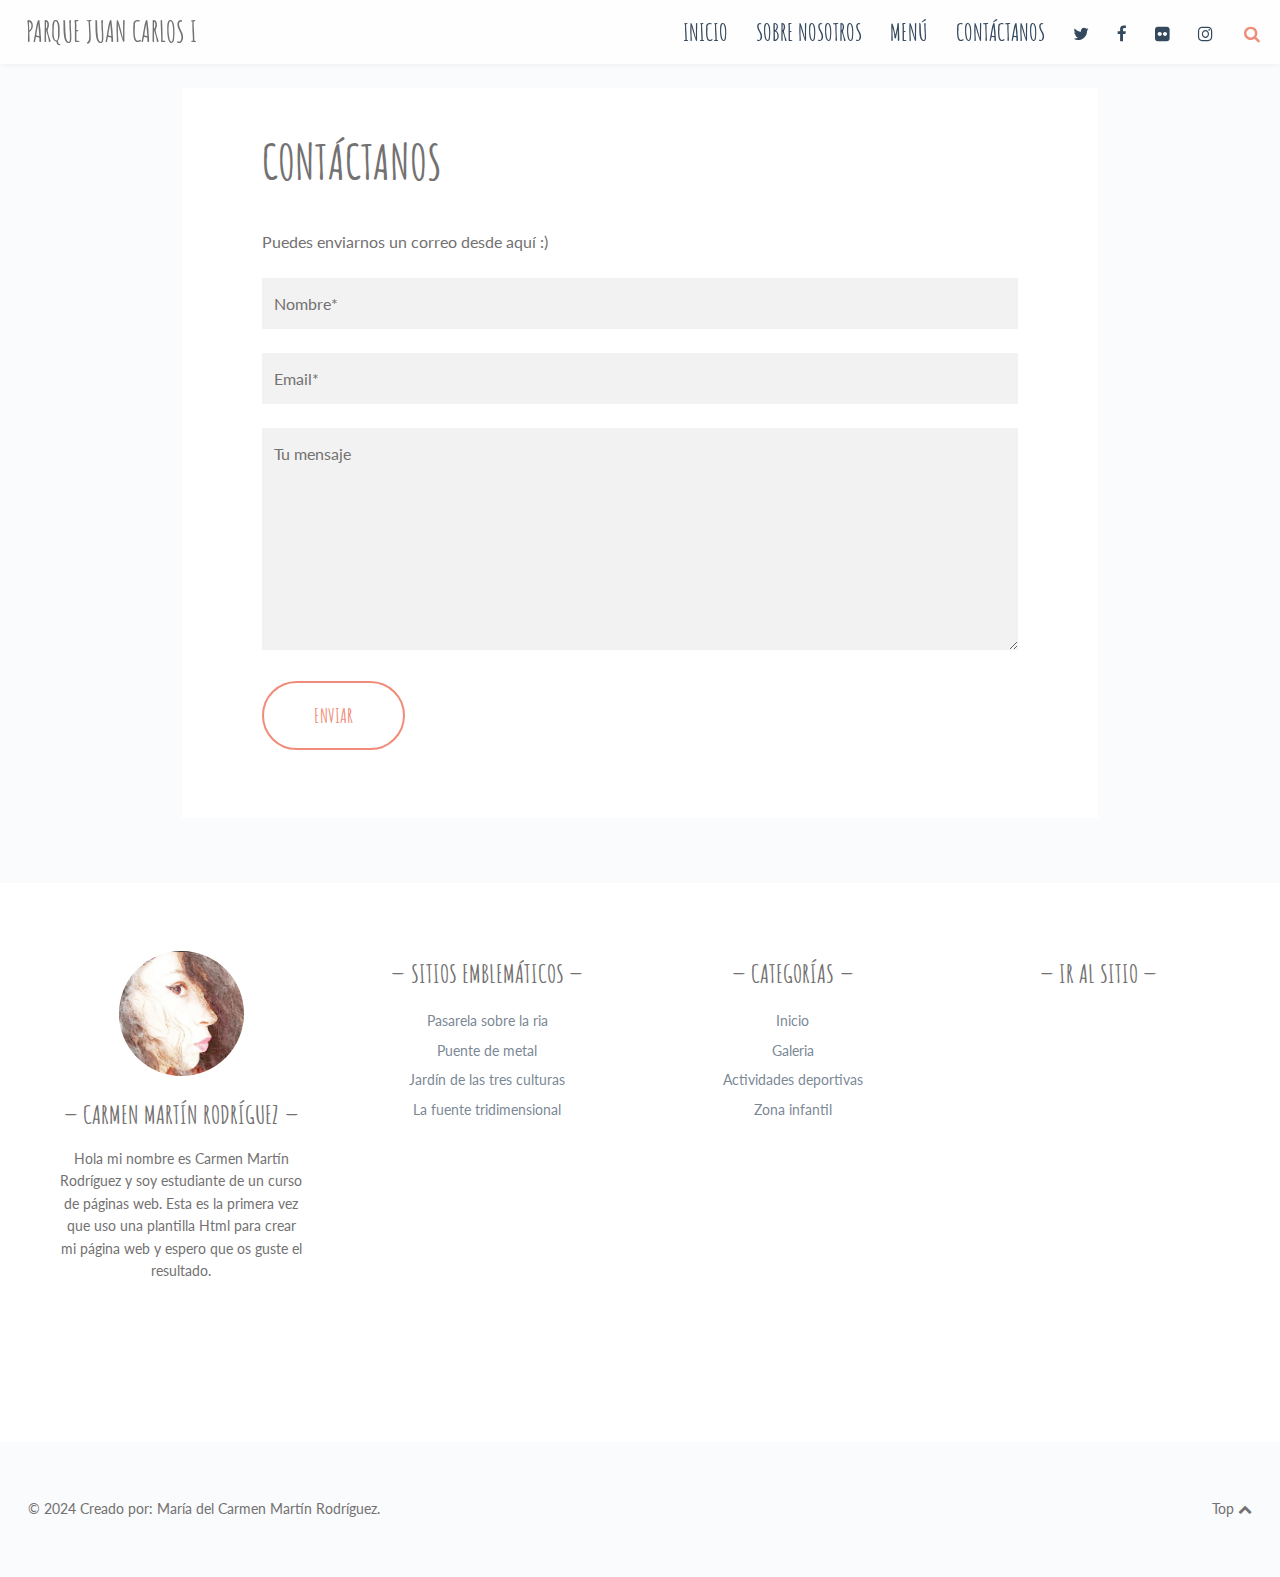
<file: contact.html>
<!doctype html>
<!--
	Itsy by FreeHTML5.co
	Twitter: https://twitter.com/fh5co
	Facebook: https://fb.com/fh5co
	URL: https://freehtml5.co
-->
<html class="home blog no-js" lang="en-US">
<head>
    <title>Parque Juan Carlos I</title>

    <meta charset="UTF-8"/>
    <meta name="viewport" content="width=device-width, initial-scale=1">
    <link rel="stylesheet" href="https://stackpath.bootstrapcdn.com/font-awesome/4.7.0/css/font-awesome.min.css"
          type="text/css" media="all"/>
    <link rel="stylesheet" href="https://fonts.googleapis.com/css?family=Amatic+SC%3A400%2C700%7CLato%3A400%2C700%2C400italic%2C700italic&amp;ver=4.9.8"
          type="text/css" media="screen"/>
    <link rel="stylesheet" href="style.css" type="text/css" media="screen"/>
    <link rel="stylesheet" href="print.css" type="text/css" media="print"/>
    <!--[if (lt IE 9) & (!IEMobile)]>
    <link rel="stylesheet" id="lt-ie9-css" href="ie.css" type="text/css" media="screen"/>
    <![endif]-->
    <script src='js/jquery-3.0.0.min.js'></script>
    <script src='js/jquery-migrate-3.0.1.min.js'></script>
    <!--[if lt IE 9]>
    <script src="http://html5shim.googlecode.com/svn/trunk/html5.js"></script>
    <![endif]-->
</head>
<body class="home sticky-menu sidebar-off" id="top">

    <header class="header">
    
        <div class="header-wrap">
    
            <div class="logo plain logo-left">
                <div class="site-title">
                    <a href="index.html" title="Go to Home">Parque Juan Carlos I</a>
                </div>
            </div><!-- /logo -->
    
    
            <nav id="nav" role="navigation">
                <div class="table">
                    <div class="table-cell">
                        <ul id="menu-menu-1">
                            <li class="menu-item">
                                <a href="index.html">Inicio</a></li>
                            <li class="menu-item">
                                <a href="about.html">Sobre nosotros</a></li>
                            <li class="menu-item">
                                <a href="#">Menú</a>
                                <ul class="sub-menu">
                                    <li class="menu-item">
                                        <a href="single.html">Lugares del parque</a></li>
                                    <li class="menu-item">
                                        <a href="index.html#content">Actividades deportivas</a></li>
                                    <li class="menu-item">
                                        <a href="single.html#zona-infantil">Zona Infantil</a>
                                    </li>
                                </ul>
                            </li>
                            
                            <li class="menu-item">
                                <a href="contact.html">Contáctanos</a></li>
                            <li class="menu-inline menu-item">
                                <a title="Twitter" href="http://twitter.com/">
                                    <i class="fa fa-twitter"></i><span class="i">Twitter</span>
                                </a></li>
                            <li class="menu-inline menu-item">
                                <a title="Facebook" href="http://www.facebook.com/">
                                    <i class="fa fa-facebook"></i><span class="i">Facebook</span>
                                </a></li>
                            <li class="menu-inline menu-item">
                                <a title="Flickr" href="https://www.flickr.com/"><i class="fa fa-flickr"></i><span class="i">Flickr</span></a>
                            </li>
                            <li class="menu-inline menu-item">
                                <a title="Instagram" href="https://www.instagram.com/">
                                    <i class="fa fa-instagram"></i><span class="i">Instagram</span>
                                </a>
                            </li>
                        </ul>
                    </div>
                </div>
            </nav>
            <a href="#nav" class="menu-trigger"><i class="fa fa-bars"></i></a>
    
            <a href="#topsearch" class="search-trigger"><i class="fa fa-search"></i></a>
    
        </div>
    
    </header>


<div class="wrap full-wrap">
    <div class="main-wrap">

        <section class="main">
            <article class="post page">

                <div class="inner">
                    <h1>Contáctanos</h1>
                    <div class="post-content">
                        <p>Puedes enviarnos un correo desde aquí :)</p>
                        <form id="fh5co_contact_form" action="mailto:parquejuancarlos@madrid.es" method="POST" enctype="text/plain">
                            <p>
                                <input type="text" name="name" value="" size="40" placeholder="Nombre*">
                            </p>
                            <p>
                                <input type="email" name="email" value="" size="40" placeholder="Email*">
                            </p>
                            <p>
                                <textarea name="message" cols="40" rows="10" placeholder="Tu mensaje"></textarea>
                            </p>
                            <p class="form-submit"><input type="submit" value="Enviar"></p>
                        </form>
                    </div>
                </div>

            </article>
            <div class="border"></div>

        </section>
    </div><!-- /main-wrap -->
</div><!-- /wrap -->


<div class="footer-widgets widget-count-4">

    <div class="wrap">

        <div class="mt-about-you-widget">
            <div class="widget footer">

                <img class="mt-about-avatar" src="images/Mai.jpg" alt="Carmen Martín Rodríguez"/>


                <h4>Carmen Martín Rodríguez</h4>

                <div class="mt-about-bio">
                    <p>Hola mi nombre es Carmen Martín Rodríguez y soy estudiante de un curso de páginas web. 
                        Esta es la primera vez que uso una plantilla Html para crear mi página web y espero que
                        os guste el resultado.</p>
                </div>
            </div>
        </div>
        <div class="widget footer"><h4>Sitios emblemáticos</h4>
            <ul>
                <li>
                    <a href="single.html#precioso-puente">Pasarela sobre la ria</a>
                </li>
                <li>
                    <a href="single.html#puente-de-metal">Puente de metal</a>
                </li>
                <li>
                    <a href="single.html#jardin-tres-culturas">Jardín de las tres culturas</a>
                </li>
                <li>
                    <a href="single.html#fuente-chorros">La fuente tridimensional</a>
                </li>
            </ul>
        </div>
        <div class="widget footer"><h4>Categorías</h4>
            <ul>
                <li class="cat-item cat-item-6">
                    <a href="index.html#nav" title="A cute little description would go in here">Inicio</a>
                </li>
                <li class="cat-item cat-item-7">
                    <a href="blog.html" title="A cute little description would go in here">Galeria</a>
                </li>
                <li class="cat-item cat-item-8">
                    <a href="index.html#content">Actividades deportivas</a>
                </li>
                <li class="cat-item cat-item-9">
                    <a href="single.html#zona-infantil">Zona infantil</a>
                </li>
            </ul>
        </div>
        <div class="widget footer"><h4>Ir al sitio</h4>
            <div class="textwidget">
                <iframe src="https://www.google.com/maps/embed?pb=!1m18!1m12!1m3!1d2177.9551779301296!2d-3.607328025558623!3d40.459821553017996!2m3!1f0!2f0!3f0!3m2!1i1024!2i768!4f13.1!3m3!1m2!1s0xd422fb50048180f%3A0x33bd5b6547369913!2sParque%20de%20Juan%20Carlos%20I!5e1!3m2!1ses!2ses!4v1735505445848!5m2!1ses!2ses" width="300" height="350" style="border:0;" allowfullscreen="" loading="lazy" referrerpolicy="no-referrer-when-downgrade"></iframe>
            </div>
        </div>
    </div>

</div>


<footer class="footer">
    <div class="footer-wrap">
        <div id="footer-text">&copy; 2024 Creado por: María del Carmen Martín Rodríguez.

        </div>

        <a href="#top" id="btt">Top <i class="fa fa-chevron-up"></i></a>
    </div>
</footer>

<div id="topsearch">
    <div class="table">
        <div class="table-cell">
            <form role="search" method="get" class="searchform" action="index.html">
                <div>
                    <input type="text" value="" name="s" class="s" placeholder="Type and hit enter"/>
                    <input type="submit" class="searchsubmit" value="Search"/>
                </div>
            </form>
        </div>
    </div>
    <a href="#topsearch" class="search-trigger"><i class="fa fa-times"></i></a>
</div>


<script>var ie9 = false;</script>
<!--[if lte IE 9 ]>
<script> var ie9 = true; </script>
<![endif]-->
<script src="js/global-plugins.min.js"></script>
<script src="js/main.js"></script>
</body>
</html>
</file>
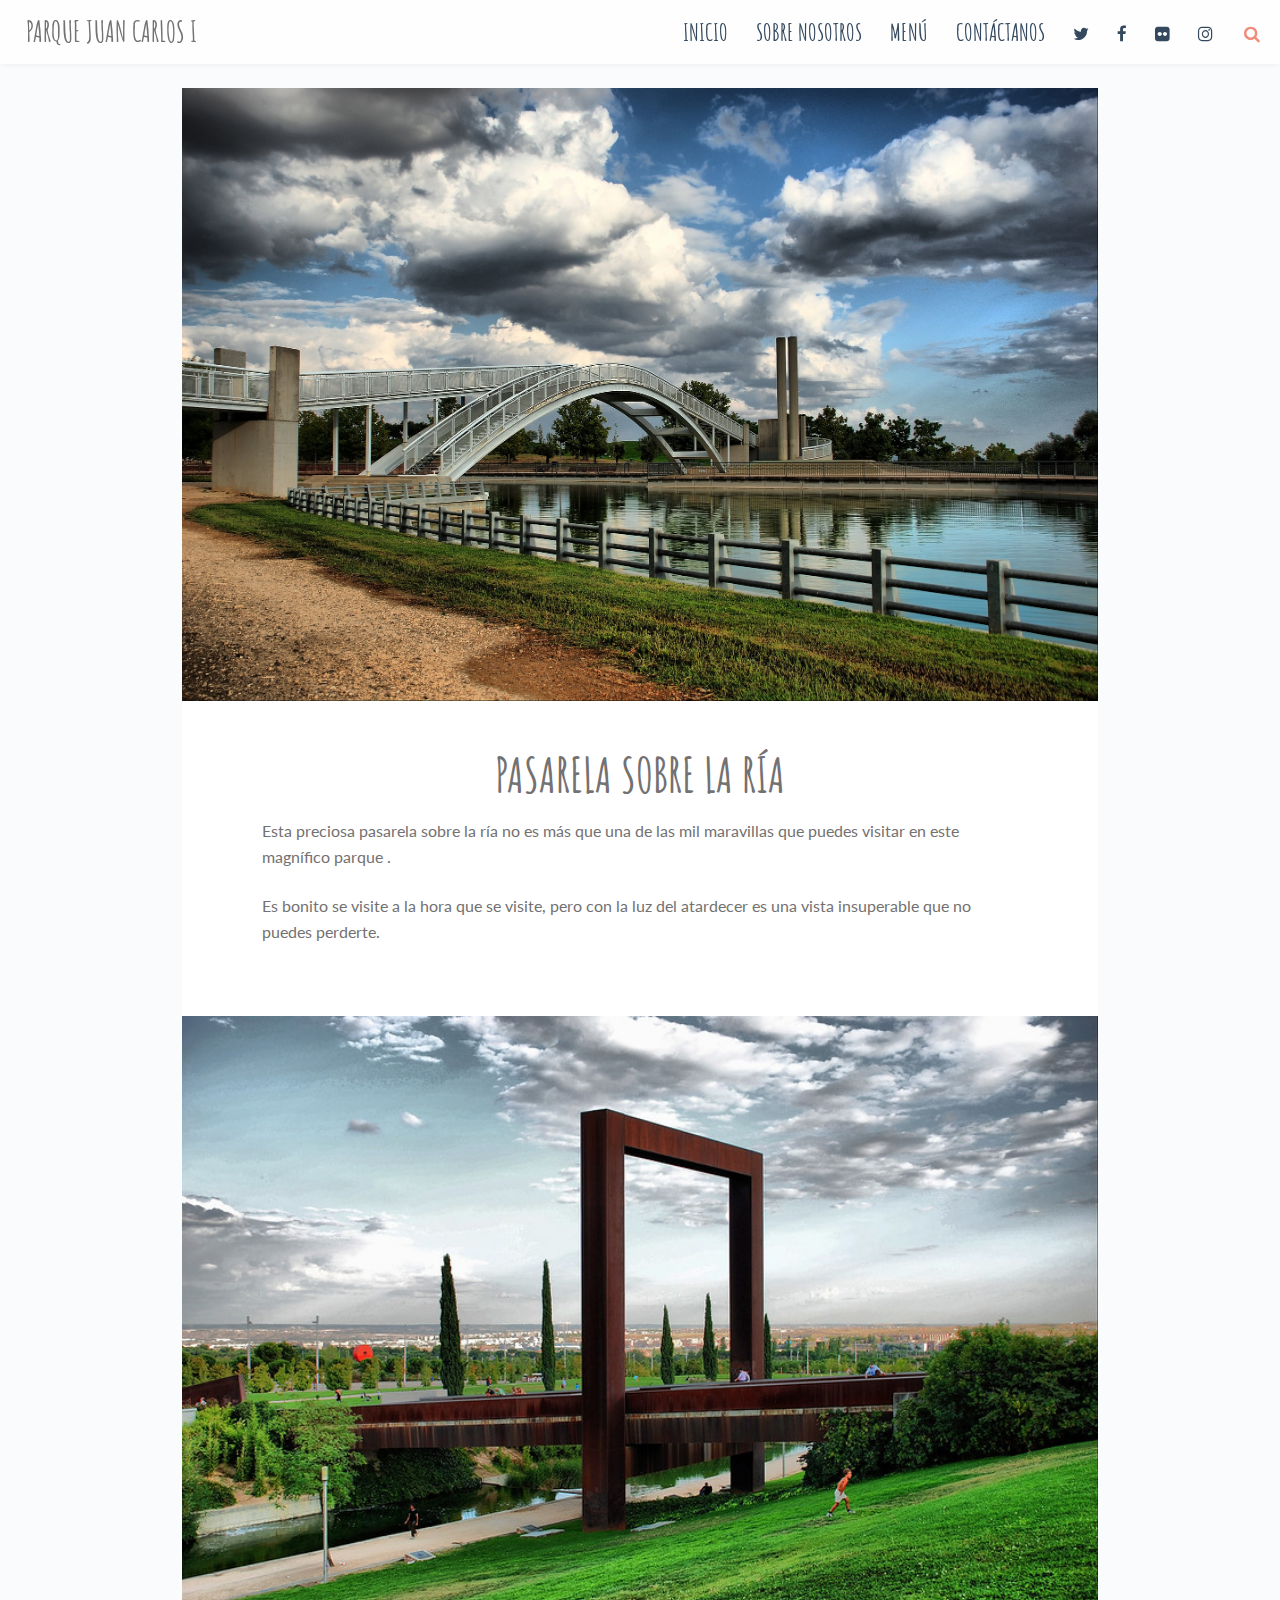
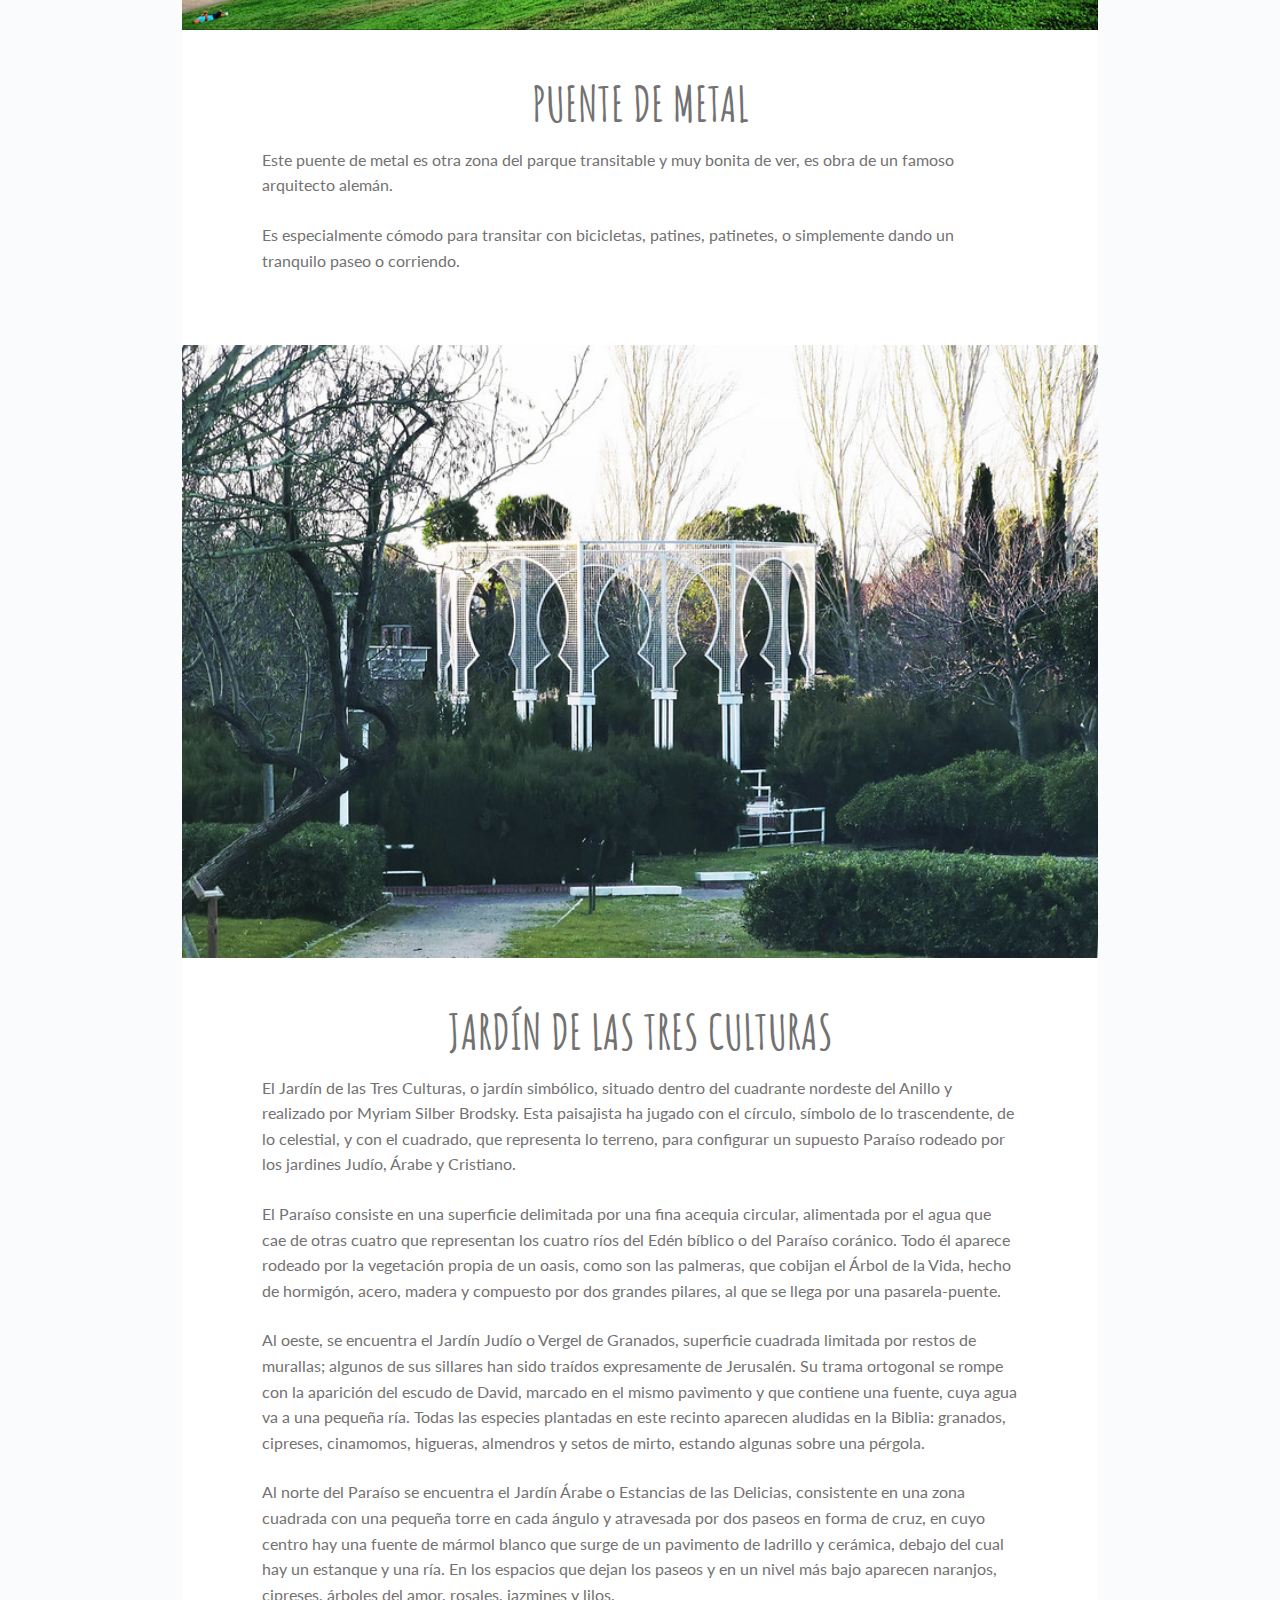
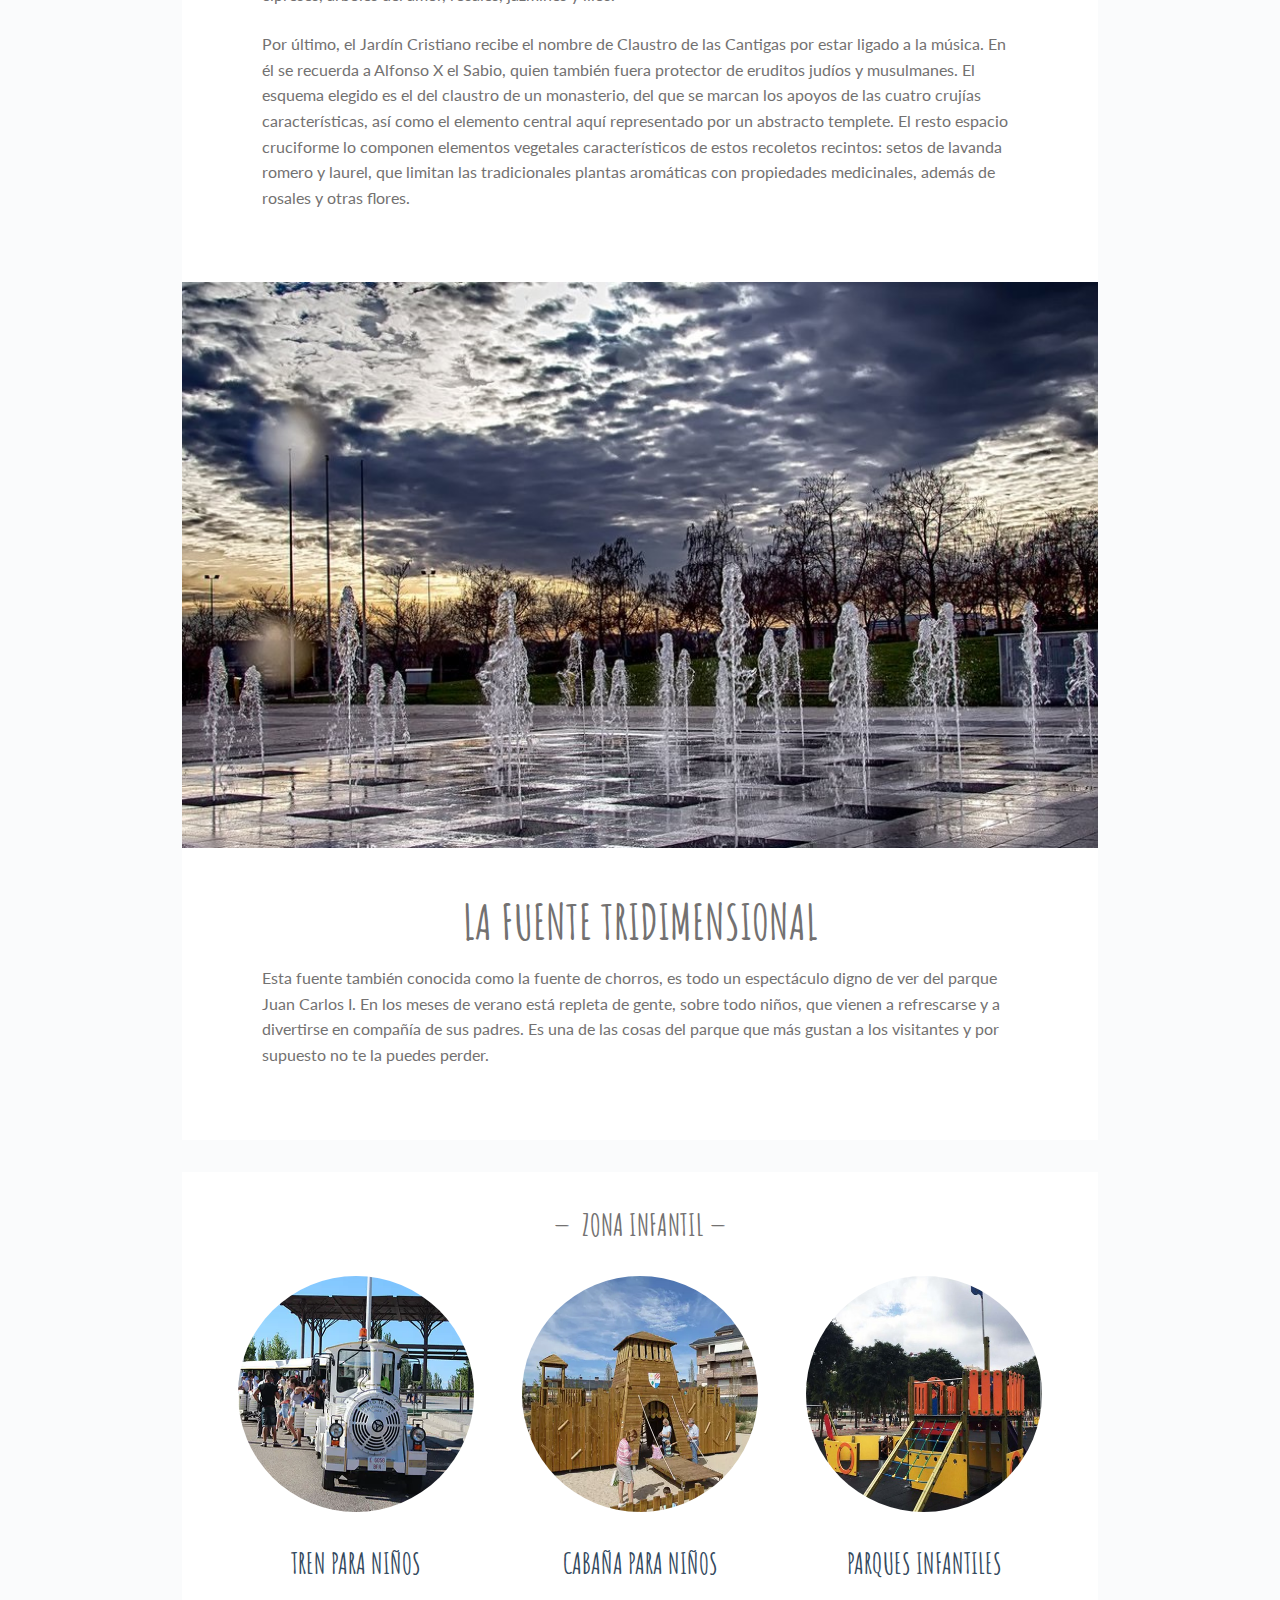
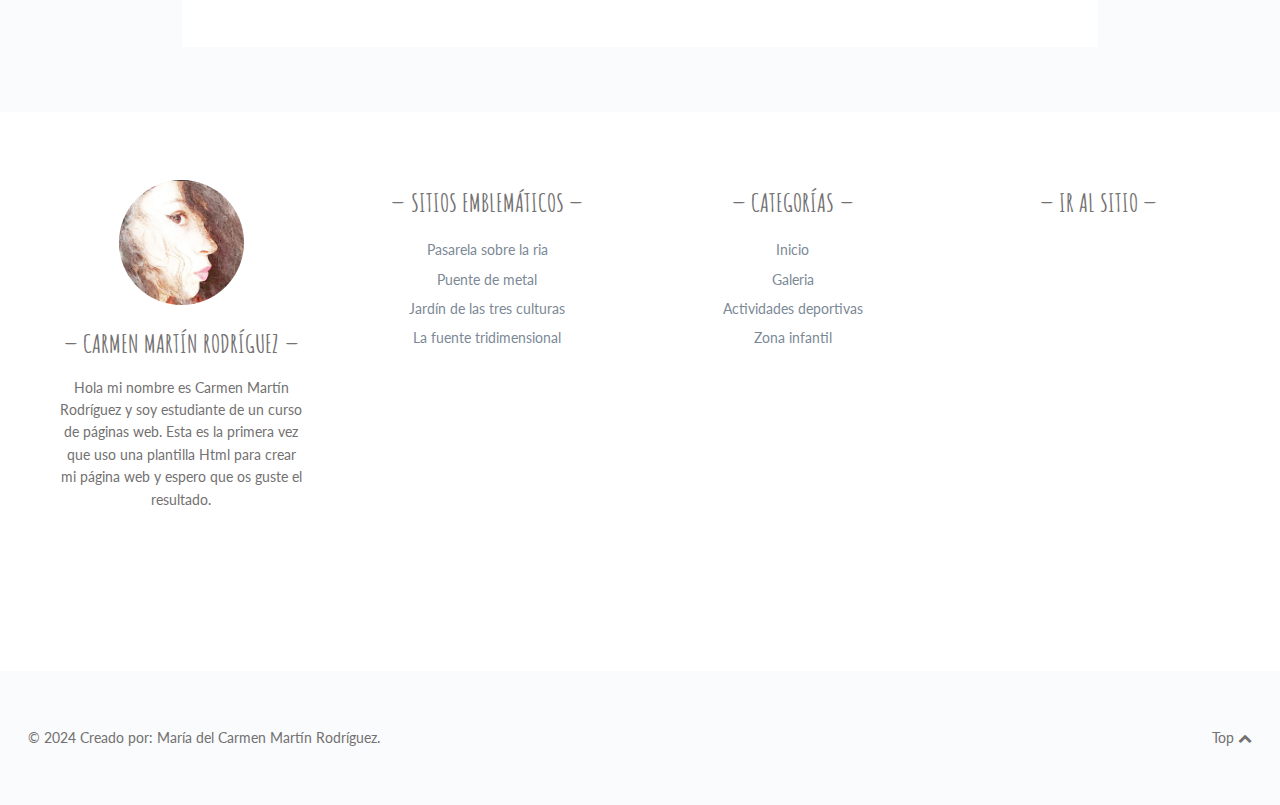
<file: single.html>
<!doctype html>
<!--
	Itsy by FreeHTML5.co
	Twitter: https://twitter.com/fh5co
	Facebook: https://fb.com/fh5co
	URL: https://freehtml5.co
-->
<html class="home blog no-js" lang="en-US">
<head>
    <title>Parque Juan Carlos I</title>

    <meta charset="UTF-8"/>
	<meta name="viewport" content="width=device-width, initial-scale=1">
    <link rel="stylesheet" href="https://stackpath.bootstrapcdn.com/font-awesome/4.7.0/css/font-awesome.min.css"
          type="text/css" media="all"/>
    <link rel="stylesheet" href="https://fonts.googleapis.com/css?family=Amatic+SC%3A400%2C700%7CLato%3A400%2C700%2C400italic%2C700italic&amp;ver=4.9.8"
          type="text/css" media="screen"/>
    <link rel="stylesheet" href="style.css" type="text/css" media="screen"/>
    <link rel="stylesheet" href="print.css" type="text/css" media="print"/>
    <!--[if (lt IE 9) & (!IEMobile)]>
    <link rel="stylesheet" id="lt-ie9-css" href="ie.css" type="text/css" media="screen"/>
    <![endif]-->
    <script src='js/jquery-3.0.0.min.js'></script>
    <script src='js/jquery-migrate-3.0.1.min.js'></script>
    <!--[if lt IE 9]>
    <script src="http://html5shim.googlecode.com/svn/trunk/html5.js"></script>
    <![endif]-->
</head>
<body class="home sticky-menu sidebar-off" id="top">

    <header class="header">
    
        <div class="header-wrap">
    
            <div class="logo plain logo-left">
                <div class="site-title">
                    <a href="index.html" title="Go to Home">Parque Juan Carlos I</a>
                </div>
            </div><!-- /logo -->
    
    
            <nav id="nav" role="navigation">
                <div class="table">
                    <div class="table-cell">
                        <ul id="menu-menu-1">
                            <li class="menu-item">
                                <a href="index.html">Inicio</a></li>
                            <li class="menu-item">
                                <a href="about.html">Sobre nosotros</a></li>
                            <li class="menu-item">
                                <a href="#">Menú</a>
                                <ul class="sub-menu">
                                    <li class="menu-item">
                                        <a href="single.html">Lugares del parque</a></li>
                                    <li class="menu-item">
                                        <a href="index.html#content">Actividades deportivas</a></li>
                                    <li class="menu-item">
                                        <a href="single.html#zona-infantil">Zona Infantil</a>
                                    </li>
                                </ul>
                            </li>
                            
                            <li class="menu-item">
                                <a href="contact.html">Contáctanos</a></li>
                            <li class="menu-inline menu-item">
                                <a title="Twitter" href="http://twitter.com/">
                                    <i class="fa fa-twitter"></i><span class="i">Twitter</span>
                                </a></li>
                            <li class="menu-inline menu-item">
                                <a title="Facebook" href="http://www.facebook.com/">
                                    <i class="fa fa-facebook"></i><span class="i">Facebook</span>
                                </a></li>
                            <li class="menu-inline menu-item">
                                <a title="Flickr" href="https://www.flickr.com/"><i class="fa fa-flickr"></i><span class="i">Flickr</span></a>
                            </li>
                            <li class="menu-inline menu-item">
                                <a title="Instagram" href="https://www.instagram.com/">
                                    <i class="fa fa-instagram"></i><span class="i">Instagram</span>
                                </a>
                            </li>
                        </ul>
                    </div>
                </div>
            </nav>
            <a href="#nav" class="menu-trigger"><i class="fa fa-bars"></i></a>
    
            <a href="#topsearch" class="search-trigger"><i class="fa fa-search"></i></a>
    
        </div>
    
    </header>

<div class="wrap full-wrap">
    <div class="main-wrap">
        <section class="main">


            <article class="post has-post-thumbnail" id="precioso-puente">

  		        <span class="post-image">
                    <img class="precioso_puente" width="916" height="611" src="images/precioso_puente.jpg" alt="Pasarela sobre la ria">
  		        </span>


                <div class="inner">

                    <h1 class="entry-title">Pasarela sobre la ría</h1>
                   
                    <div class="post-content">
                        <p>Esta preciosa pasarela sobre la ría no es más que una de las mil maravillas que puedes visitar en este magnífico parque .</p>
                        <p>Es bonito se visite a la hora que se visite, pero con la luz del atardecer es una vista insuperable que no puedes perderte.</p>
                    </div>
                 </div>
            </article>
            <article class="post has-post-thumbnail" id="puente-de-metal">

                <span class="post-image">
                  <img width="916" height="611" src="images/Puente_metal.jpg" alt="Puente de metal">
                </span>


              <div class="inner">

                  <h1 class="entry-title">Puente de metal</h1>
                 
                  <div class="post-content">
                      <p>Este puente de metal es otra zona del parque transitable y muy bonita de ver, es obra de un famoso arquitecto alemán.</p>
                      <p>Es especialmente cómodo para transitar con bicicletas, patines, patinetes, o simplemente dando un tranquilo paseo o corriendo.</p>
                  </div>
               </div>
          </article>
          <article class="post has-post-thumbnail" id="jardin-tres-culturas">

            <span class="post-image">
              <img width="916" height="611" src="images/jardin_tres_culturas.jpg" alt="Jardin de las tres culturas">
            </span>


          <div class="inner">

              <h1 class="entry-title">Jardín de las tres culturas</h1>
             
              <div class="post-content">
                  <p>El Jardín de las Tres Culturas, o jardín simbólico, situado dentro del cuadrante nordeste 
                    del Anillo y realizado por Myriam Silber Brodsky. Esta paisajista ha jugado con el círculo, 
                    símbolo de lo trascendente, de lo celestial, y con el cuadrado, que representa lo terreno,
                    para configurar un supuesto Paraíso rodeado por los jardines Judío, Árabe y Cristiano.</p>

                  <p>El Paraíso consiste en una superficie delimitada por una fina acequia circular, alimentada 
                    por el agua que cae de otras cuatro que representan los cuatro ríos del Edén bíblico o del 
                    Paraíso coránico. Todo él aparece rodeado por la vegetación propia de un oasis, como son las 
                    palmeras, que cobijan el Árbol de la Vida, hecho de hormigón, acero, madera y compuesto por 
                    dos grandes pilares, al que se llega por una pasarela-puente.</p>
                    
                  <p>Al oeste, se encuentra el Jardín Judío o Vergel de Granados, superficie cuadrada limitada por 
                    restos de murallas; algunos de sus sillares han sido traídos expresamente de Jerusalén. Su 
                    trama ortogonal se rompe con la aparición del escudo de David, marcado en el mismo pavimento y 
                    que contiene una fuente, cuya agua va a una pequeña ría. Todas las especies plantadas en este 
                    recinto aparecen aludidas en la Biblia: granados, cipreses, cinamomos, higueras, almendros y 
                    setos de mirto, estando algunas sobre una pérgola.</p>
                    
                  <p>Al norte del Paraíso se encuentra el Jardín Árabe o Estancias de las Delicias, consistente en 
                    una zona cuadrada con una pequeña torre en cada ángulo y atravesada por dos paseos en forma de 
                    cruz, en cuyo centro hay una fuente de mármol blanco que surge de un pavimento de ladrillo y 
                    cerámica, debajo del cual hay un estanque y una ría. En los espacios que dejan los paseos y en 
                    un nivel más bajo aparecen naranjos, cipreses, árboles del amor, rosales, jazmines y lilos.</p>
                    
                  <p>Por último, el Jardín Cristiano recibe el nombre de Claustro de las Cantigas por estar ligado 
                    a la música. En él se recuerda a Alfonso X el Sabio, quien también fuera protector de eruditos 
                    judíos y musulmanes. El esquema elegido es el del claustro de un monasterio, del que se marcan 
                    los apoyos de las cuatro crujías características, así como el elemento central aquí representado 
                    por un abstracto templete. El resto espacio cruciforme lo componen elementos vegetales 
                    característicos de estos recoletos recintos: setos de lavanda romero y laurel, que limitan las 
                    tradicionales plantas aromáticas con propiedades medicinales, además de rosales y otras flores.</p>
              </div>
           </div>
      </article>
      <article class="post has-post-thumbnail" id="fuente-chorros">

        <span class="post-image">
          <img width="916" height="611" src="images/la_fuente.jpg" alt="Fuente con chorros">
        </span>


      <div class="inner">

          <h1 class="entry-title">La fuente tridimensional</h1>
         
          <div class="post-content">
              <p>Esta fuente también conocida como la fuente de chorros, es todo un espectáculo digno de ver
                del parque Juan Carlos I. En los meses de verano está repleta de gente, sobre todo niños, que 
                vienen a refrescarse y a divertirse en compañía de sus padres. Es una de las cosas del parque
                que más gustan a los visitantes y por supuesto no te la puedes perder.</p>
          </div>
       </div>
  </article>

            <div class="related-posts" id="zona-infantil">

                <h5>Zona infantil</h5>

                <div class="posts">

                    <aside class="related post has-post-thumbnail">

  		                <span class="post-image">
                            <a href="#" title="Tren infantil">
                                <img width="468" height="468" src="images/tren.png" alt="tren para niños"></a>
                        </span>


                        <div class="inner">

                            <h6 class="entry-title">

                                <a href="" title="The Apothecary">

                                    Tren para niños
                                </a>
                            </h6>

                        </div>
                    </aside>


                    <aside class="related post has-post-thumbnail">

                        <span class="post-image">
                            <a href="#" title="cabaña de madera">
                                <img width="468" height="468" src="images/cabaña.png" alt="cabaña de madera niños" ></a>
                        </span>


                        <div class="inner">

                            <h6 class="entry-title">

                                <a href="#" title="The Flowers">Cabaña para niños</a>
                            </h6>

                        </div>
                    </aside>

                    <aside class="related post has-post-thumbnail">

                        <span class="post-image">
                            <a href="#" title="Parques infantiles">
                                <img width="468" height="468" src="images/parquecito.jpg" alt="parque de niños">
                            </a>
                        </span>


                        <div class="inner">

                            <h6 class="post-title entry-title">

                                <a href="#" title="The Sunny Day">Parques infantiles</a>
                            </h6>

                        </div>
                    </aside>


                </div></div>
            </section>


    </div>

</div>


<div class="footer-widgets widget-count-4">

    <div class="wrap">

        <div class="mt-about-you-widget">
            <div class="widget footer">

                <img class="mt-about-avatar" src="images/Mai.jpg" alt="Carmen Martín Rodríguez"/>


                <h4>Carmen Martín Rodríguez</h4>

                <div class="mt-about-bio">
                    <p>Hola mi nombre es Carmen Martín Rodríguez y soy estudiante de un curso de páginas web. 
                        Esta es la primera vez que uso una plantilla Html para crear mi página web y espero que
                        os guste el resultado.</p>
                </div>
            </div>
        </div>
        <div class="widget footer"><h4>Sitios emblemáticos</h4>
            <ul>
                <li>
                    <a href="single.html#precioso-puente">Pasarela sobre la ria</a>
                </li>
                <li>
                    <a href="single.html#puente-de-metal">Puente de metal</a>
                </li>
                <li>
                    <a href="single.html#jardin-tres-culturas">Jardín de las tres culturas</a>
                </li>
                <li>
                    <a href="single.html#fuente-chorros">La fuente tridimensional</a>
                </li>
            </ul>
        </div>
        <div class="widget footer"><h4>Categorías</h4>
            <ul>
                <li class="cat-item cat-item-6">
                    <a href="index.html#nav" title="A cute little description would go in here">Inicio</a>
                </li>
                <li class="cat-item cat-item-7">
                    <a href="blog.html" title="A cute little description would go in here">Galeria</a>
                </li>
                <li class="cat-item cat-item-8">
                    <a href="index.html#content">Actividades deportivas</a>
                </li>
                <li class="cat-item cat-item-9">
                    <a href="single.html#zona-infantil">Zona infantil</a>
                </li>
            </ul>
        </div>
        <div class="widget footer"><h4>Ir al sitio</h4>
            <div class="textwidget">
                <iframe src="https://www.google.com/maps/embed?pb=!1m18!1m12!1m3!1d2177.9551779301296!2d-3.607328025558623!3d40.459821553017996!2m3!1f0!2f0!3f0!3m2!1i1024!2i768!4f13.1!3m3!1m2!1s0xd422fb50048180f%3A0x33bd5b6547369913!2sParque%20de%20Juan%20Carlos%20I!5e1!3m2!1ses!2ses!4v1735505445848!5m2!1ses!2ses" width="300" height="350" style="border:0;" allowfullscreen="" loading="lazy" referrerpolicy="no-referrer-when-downgrade"></iframe>
            </div>
        </div>
    </div>

</div>


<footer class="footer">
    <div class="footer-wrap">
        <div id="footer-text">&copy; 2024 Creado por: María del Carmen Martín Rodríguez.

        </div>

        <a href="#top" id="btt">Top <i class="fa fa-chevron-up"></i></a>
    </div>
</footer>

<div class="share-overlay">

    <div class="share-inner">

        <span class="share-label">Share: </span>

        <ul class="meta sharer" id="share">
            <li class="share-on">
                <a target="blank" title="The+Lollipop"
                   href="https://twitter.com/share?text=The+Lollipop%20-%20&amp;url=https://freehtml5.co&amp;via=fh5co"
                   onclick="window.open('https://twitter.com/share?text=The+Lollipop%20-%20&amp;url=https://freehtml5.co','twitter','width=450,height=300,left='+(screen.availWidth/2-375)+',top='+(screen.availHeight/2-150)+'');return false;"
                   class="twitter">
                    <i class="fa fa-twitter"></i><span>Twitter</span>
                </a>
            </li>
            <li class="share-on">
                <a href="http://pinterest.com/pin/create/button/?url=https://freehtml5.co&amp;description=FreeHTML5"
                   target="_blank" class=" pinterest offblack">
                    <i class="fa fa-pinterest"></i><span>Pinterest</span>
                </a>
            </li>
            <li class="share-on">
                <a target="blank" title="The+Lollipop"
                   href="http://www.facebook.com/share.php?u=https://freehtml5.co"
                   onclick="window.open('http://www.facebook.com/share.php?u=https://freehtml5.co','facebook','width=450,height=300,left='+(screen.availWidth/2-375)+',top='+(screen.availHeight/2-150)+'');return false;"
                   class=" facebook ">
                    <i class="fa fa-facebook"></i><span>Facebook</span>
                </a>
            </li>

            <li class="share-on">
                <a onclick="window.open('https://plus.google.com/share?url=https://freehtml5.co','gplusshare','width=450,height=300,left='+(screen.availWidth/2-375)+',top='+(screen.availHeight/2-150)+'');return false;"
                   href="https://plus.google.com/share?urlhttps://freehtml5.co"
                   class=" googleplus offblack">
                    <i class="fa fa-google-plus"></i><span>Google+</span>
                </a>
            </li>
        </ul>
    </div>
</div>

<div id="topsearch">
    <div class="table">
        <div class="table-cell">
            <form role="search" method="get" class="searchform" action="index.html">
                <div>
                    <input type="text" value="" name="s" class="s" placeholder="Type and hit enter"/>
                    <input type="submit" class="searchsubmit" value="Search"/>
                </div>
            </form>
        </div>
    </div>
    <a href="#topsearch" class="search-trigger"><i class="fa fa-times"></i></a>
</div>


<script>var ie9 = false;</script>
<!--[if lte IE 9 ]>
<script> var ie9 = true; </script>
<![endif]-->
<script src="js/global-plugins.min.js"></script>
<script src="js/main.js"></script>
</body>
</html>
</file>
<file: style.css>
@charset "UTF-8";
/*!

	Itsy by FreeHTML5
	https://freehtml5.co
	https://twitter.com/fh5co
	https://fb.com/fh5co

==========================================================================
*/
/* ==========================================================================
	Table of Contents
==========================================================================

	0. Resets
		0.1. Plugins
			0.1.1 Flexslider
		0.2 Tables
		0.3 Code etc.
		0.4 Forms
		0.5 Defaults
		0.6 Comments

	1.  Global Styles
	2.  Sharing & Pagination
	3.  Single, Home & Archive
	4.  Search / Archive / Author
	5.  404
	6.  Archive Layout
	7.  Contact
	8.  Back to top
	9.  Default Page
	10. Related
	11. Header & Footer Widget Areas
	12. Colors
	13. Shortcodes
	14. Media Queries

*/
/* ==========================================================================
    0 Resets & Box Sizing
  ========================================================================== */
html, body, div, span, object, iframe, h1, h2, h3, h4, h5, h6, p, blockquote, pre, abbr, address, cite, code, del, dfn, em, img, ins, kbd, q, samp, small, strong, sub, sup, var, b, i, dl, dt, dd, ol, ul, li, fieldset, form, label, legend, table, caption, tbody, tfoot, thead, tr, th, td, article, aside, canvas, details, figcaption, figure, footer, header, hgroup, menu, nav, section, summary, time, mark, audio, video {
  border: 0;
  font-size: 100%;
  font: inherit;
  vertical-align: baseline;
  margin: 0;
  padding: 0;
}

article, aside, details, figcaption, figure, footer, header, hgroup, menu, nav, section {
  display: block;
}

blockquote, q {
  quotes: none;
}

blockquote:before, blockquote:after, q:before, q:after {
  content: none;
}

ins {
  background-color: #ff9;
  color: #333;
  text-decoration: none;
}

mark {
  background-color: #ff9;
  color: #333;
  font-style: italic;
  font-weight: 700;
}

del {
  text-decoration: line-through;
}

abbr[title], dfn[title] {
  border-bottom: 1px dotted;
  cursor: help;
}

table {
  border-collapse: collapse;
  border-spacing: 0;
}

hr {
  display: block;
  height: 1px;
  border: 0;
  border-top: 1px solid #ccc;
  margin: 1em 0;
  padding: 0;
}

input, select {
  vertical-align: middle;
}

body {
  font: 13px/1.231 sans-serif;
}

select, input, textarea, button {
  font: 99% sans-serif;
}

pre, code, kbd, samp {
  font-family: monospace, sans-serif;
}

html {
  overflow-y: scroll;
}

a:hover, a:active {
  outline: none;
}

ul, ol {
  margin-left: 2em;
}

ol {
  list-style-type: decimal;
}

nav ul, nav li {
  list-style: none;
  list-style-image: none;
  margin: 0;
}

small {
  font-size: 85%;
}

strong, th {
  font-weight: 700;
}

td {
  vertical-align: top;
}

sub, sup {
  font-size: 75%;
  line-height: 0;
  position: relative;
}

sup {
  top: -.5em;
}

sub {
  bottom: -.25em;
}

pre {
  white-space: pre-wrap;
  word-wrap: break-word;
  padding: 1em;
}

textarea {
  overflow: auto;
}

.ie6 legend, .ie7 legend {
  margin-left: -7px;
}

input[type="checkbox"] {
  vertical-align: bottom;
}

.ie7 input[type="checkbox"] {
  vertical-align: baseline;
}

label, input[type="button"], input[type="submit"], input[type="image"], button {
  cursor: pointer;
}

button, input, select, textarea {
  margin: 0;
}

input:invalid, textarea:invalid {
  border-radius: 1px;
  -moz-box-shadow: 0 0 5px red;
  -webkit-box-shadow: 0 0 5px red;
  box-shadow: 0 0 5px red;
}

.no-boxshadow input:invalid, .no-boxshadow textarea:invalid {
  background-color: #f0dddd;
}

button {
  width: auto;
  overflow: visible;
}

.ie7 img {
  -ms-interpolation-mode: bicubic;
}

input[type="radio"], .ie6 input {
  vertical-align: text-bottom;
}

em, i {
  font-style: oblique;
}

img {
  max-width: 100%;
  height: auto;
}

* {
  -webkit-font-smoothing: aliased;
  -webkit-box-sizing: border-box;
  -moz-box-sizing: border-box;
  box-sizing: border-box;
}

/* ==========================================================================
		0.1 Plugins
	========================================================================== */
/* ==========================================================================
0.1.1 Flexslider
========================================================================== */
/*
* jQuery FlexSlider v2.2.0
* http://www.woothemes.com/flexslider/
*
* Copyright 2012 WooThemes
* Free to use under the GPLv2 license.
* http://www.gnu.org/licenses/gpl-2.0.html
*
* Contributing author: Tyler Smith (@mbmufffin)
*/
/* Browser Resets
*********************************/
.flex-container a:active,
.flexslider a:active,
.flex-container a:focus,
.flexslider a:focus {
  outline: none;
}

.slides,
.flex-control-nav,
.flex-direction-nav {
  margin: 0;
  padding: 0;
  list-style: none;
}

/* FlexSlider Necessary Styles
*********************************/
.flexslider {
  margin: 0;
  padding: 0;
}

.flexslider .slides > li {
  display: none;
  -webkit-backface-visibility: hidden;
}

/* Hide the slides before the JS is loaded. Avoids image jumping */
.flexslider .slides img {
  width: 100%;
  display: block;
}

.flex-pauseplay span {
  text-transform: capitalize;
}

/* Clearfix for the .slides element */
.slides:after {
  content: "\0020";
  display: block;
  clear: both;
  visibility: hidden;
  line-height: 0;
  height: 0;
}

html[xmlns] .slides {
  display: block;
}

* html .slides {
  height: 1%;
}

/* No JavaScript Fallback */
/* If you are not using another script, such as Modernizr, make sure you
* include js that eliminates this class on page load */
.no-js .slides > li:first-child {
  display: block;
}

/* FlexSlider MeanThemes Theme
*********************************/
.flexslider {
  margin: 0;
  position: relative;
  zoom: 1;
}

.flexslider > ul.slides, .flexslider ul.slides > li {
  padding: 0;
  margin: 0;
}

.flex-viewport {
  max-height: 2000px;
  -webkit-transition: all 1s ease;
  -moz-transition: all 1s ease;
  -o-transition: all 1s ease;
  transition: all 1s ease;
}

.loading .flex-viewport {
  max-height: 300px;
}

.flexslider .slides {
  zoom: 1;
}

.carousel li {
  margin-right: 5px;
}

/* Direction Nav */
.flex-direction-nav {
  *height: 0;
}

.flex-direction-nav a {
  text-decoration: none;
  display: block;
  width: 40px;
  height: 40px;
  margin: -20px 0 0;
  position: absolute;
  top: 50%;
  z-index: 10;
  overflow: hidden;
  opacity: 0;
  cursor: pointer;
  color: rgba(255, 255, 255, 0.8);
  -webkit-transition: all .3s ease;
  -moz-transition: all .3s ease;
  transition: all .3s ease;
}

.flex-direction-nav .flex-prev {
  left: 0;
}

.flex-direction-nav .flex-next {
  right: 0;
  text-align: right;
}

.flexslider:hover .flex-prev {
  opacity: 0.7;
  left: 20px;
}

.flexslider:hover .flex-next {
  opacity: 0.7;
  right: 20px;
}

.flexslider:hover .flex-next:hover, .flexslider:hover .flex-prev:hover {
  opacity: 1;
}

.flex-direction-nav .flex-disabled {
  opacity: 0 !important;
  filter: alpha(opacity=0);
  cursor: default;
}

.flex-direction-nav a:before {
  font-family: "FontAwesome";
  font-size: 40px;
  display: inline-block;
  content: '\f104';
}

.flex-direction-nav a.flex-next:before {
  content: '\f105';
}

/* Control Nav */
.flex-control-nav {
  position: absolute;
  right: 20px;
  bottom: 1em;
  z-index: 3;
}
.flex-control-nav li {
  display: inline-block;
}
.flex-control-nav li a {
  display: inline-block;
  width: 10px;
  height: 10px;
  margin: 0 4px;
  text-indent: -999em;
  border: 2px solid #fff;
  border-radius: 6px;
  cursor: pointer;
  opacity: .4;
  -webkit-transition: background .5s, opacity .5s;
  -moz-transition: background .5s, opacity .5s;
  transition: background .5s, opacity .5s;
}
.flex-control-nav li a:hover {
  opacity: 0.7;
}
.flex-control-nav li a.flex-active {
  background: #fff;
  background: rgba(255, 255, 255, 0.8);
  opacity: 1;
}

.flex-control-thumbs {
  margin: 5px 0 0;
  position: static;
  overflow: hidden;
}

.flex-control-thumbs li {
  width: 25%;
  float: left;
  margin: 0;
}

.flex-control-thumbs img {
  width: 100%;
  display: block;
  opacity: .7;
  cursor: pointer;
}

.flex-control-thumbs img:hover {
  opacity: 1;
}

.flex-control-thumbs .flex-active {
  opacity: 1;
  cursor: default;
}

@media screen and (max-width: 860px) {
  .flex-direction-nav .flex-prev {
    opacity: 1;
    left: 10px;
  }

  .flex-direction-nav .flex-next {
    opacity: 1;
    right: 10px;
  }
}
/* ==========================================================================
  Zilla Likes
  ========================================================================== */
article .zilla-likes {
  padding-top: 40px;
  padding-bottom: 20px;
  padding-left: 0;
  text-decoration: none;
  width: 100%;
  text-align: center;
  background: none;
  font-family: 'Helvetica', Arial, sans-serif;
  font-size: 20px;
}
article .zilla-likes .zilla-likes-count:before {
  content: '';
  width: 60px;
  height: 60px;
  display: block;
  background: url(assets/img/zillalikes-on.svg) center center no-repeat;
  background: url(assets/img/zillalikes-off.svg) center center no-repeat;
  margin: 0 auto -43px auto;
}
article .zilla-likes:hover, article .zilla-likes.active {
  background: none;
  padding-left: 0 !important;
}
article .zilla-likes:hover .zilla-likes-count:before, article .zilla-likes.active .zilla-likes-count:before {
  background: url(assets/img/zillalikes-on.svg) center center no-repeat;
}
article .zilla-likes:hover .zilla-likes-count:before {
  -webkit-animation: pulsate 1s ease-in-out;
  -webkit-animation-iteration-count: infinite;
}

@-webkit-keyframes pulsate {
  0% {
    -webkit-transform: scale(1, 1);
  }
  25% {
    -webkit-transform: scale(0.9, 0.9);
  }
  50% {
    -webkit-transform: scale(1, 1);
  }
  75% {
    -webkit-transform: scale(1.1, 1.1);
  }
  100% {
    -webkit-transform: scale(1, 1);
  }
}
.isotope-item {
  z-index: 2;
}

.isotope-hidden.isotope-item {
  pointer-events: none;
  z-index: 1;
}

.isotope, .isotope .isotope-item {
  -webkit-transition-duration: 0.8s;
  -moz-transition-duration: 0.8s;
  -ms-transition-duration: 0.8s;
  -o-transition-duration: 0.8s;
  transition-duration: 0.8s;
}

.isotope {
  -webkit-transition-property: height, width;
  -moz-transition-property: height, width;
  -ms-transition-property: height, width;
  -o-transition-property: height, width;
  transition-property: height, width;
}

.isotope .isotope-item {
  -webkit-transition-property: -webkit-transform, opacity;
  -moz-transition-property: -moz-transform, opacity;
  -ms-transition-property: -ms-transform, opacity;
  -o-transition-property: top, left, opacity;
  transition-property: transform, opacity;
}

/* ==========================================================================
		0.2 Tables
	========================================================================== */
table {
  max-width: 100%;
}

table, table td, table th {
  border: 1px solid #ccc;
  border-collapse: collapse;
}

table td, table th {
  padding: 10px;
}

table th {
  background: #f3f3f3;
  font-weight: 700;
}

table tr:nth-child(odd) td {
  background: #f9f9f9;
}

/* ==========================================================================
			0.3 Code etc.
	========================================================================== */
dl {
  margin: 1.6em 0;
}

dl dt {
  float: left;
  width: 180px;
  overflow: hidden;
  clear: left;
  text-align: right;
  text-overflow: ellipsis;
  white-space: nowrap;
  font-weight: bold;
  margin-bottom: 1em;
}

dl dd {
  margin-left: 200px;
  margin-bottom: 1em;
}

.gallery dl {
  margin: auto;
}
.gallery dl dt {
  float: none;
  width: auto;
  overflow: auto;
  clear: none;
  text-align: inherit;
  text-overflow: none;
  white-space: inherit;
  font-weight: inherit;
  margin-bottom: auto;
}
.gallery dl dd {
  margin-left: auto;
  margin-bottom: auto;
}

mark {
  background-color: #ffc336;
}

code, tt {
  padding: 0 4px;
  font-family: "Courier New", monospace, sans-serif;
  border: 1px solid #E3EDF3;
  background: #F7FAFB;
  border-radius: 2px;
  display: inline-block;
}

pre {
  margin: 0 0 20px 0;
  border: 1px solid #E3EDF3;
  width: 96%;
  padding: 20px;
  font-family: "Courier New", monospace, sans-serif;
  white-space: pre;
  overflow: auto;
  background: #F7FAFB;
  border-radius: 3px;
}

h2 + pre {
  margin-top: 20px;
}

pre code, tt {
  font-size: inherit;
  white-space: -moz-pre-wrap;
  white-space: pre-wrap;
  background: transparent;
  border: none;
  padding: 0;
}

kbd {
  display: inline-block;
  margin-bottom: 0.4em;
  padding: 1px 8px;
  border: #ccc 1px solid;
  color: #666;
  text-shadow: #fff 0 1px 0;
  font-size: 0.9em;
  font-weight: bold;
  background: #f4f4f4;
  border-radius: 4px;
  box-shadow: 0 1px 0 rgba(0, 0, 0, 0.2), 0 1px 0 0 #fff inset;
}

/* ==========================================================================
		0.Forms
	========================================================================== */
::-webkit-input-placeholder {
  color: #737171;
}

:-moz-placeholder {
  /* Firefox 18- */
  color: #737171;
}

::-moz-placeholder {
  /* Firefox 19+ */
  color: #737171;
}

:-ms-input-placeholder {
  color: #737171;
}

input[type="text"], input[type="url"], input[type="email"],
input[type="tel"], input[type="password"], textarea {
  background-color: rgba(0, 0, 0, 0.05);
  border: none;
  border-radius: 0;
  -webkit-appearance: none;
  outline: none;
  width: auto;
  padding: 1em 0.75em;
  font-size: 19px;
  font-size: 1.9rem;
  font-weight: 400;
  font-family: Helvetica, Arial, sans-serif;
  width: 100%;
  color: #737171;
  -o-transition: all 0.25s ease-in-out;
  -webkit-transition: all 0.25s ease-in-out;
  -moz-transition: all 0.25s ease-in-out;
  transition: all 0.25s ease-in-out;
}

input[type="submit"], button {
  -webkit-appearance: none;
  background-color: transparent;
  font-size: 20px;
  font-size: 2rem;
}

input[type="text"]:hover, input[type="url"]:hover, input[type="email"]:hover,
input[type="tel"]:hover, input[type="password"]:hover, textarea:hover {
  color: #737171;
  background-color: rgba(0, 0, 0, 0.09);
}

input[type="text"]:focus, input[type="url"]:focus, input[type="email"]:focus,
input[type="tel"]:focus, input[type="password"]:focus, textarea:focus {
  color: #737171;
  box-shadow: none;
  background-color: rgba(0, 0, 0, 0.11);
}

select {
  width: 100%;
}

input.searchsubmit,
input[type="submit"].searchsubmit {
  display: none;
}

/* ==========================================================================
    0.5 Defaults
  ========================================================================== */
.alignnone {
  margin: 5px 0 20px;
}

a img.alignnone {
  margin: 5px 20px 20px 0;
}

a img.aligncenter {
  display: block;
  margin-left: auto;
  margin-right: auto;
}

.aligncenter,
div.aligncenter,
.aligncenter {
  display: block;
  margin: 5px auto;
  clear: both;
}

.alignright,
a img.alignright {
  float: right;
  margin: 5px 0 20px 20px;
}

.alignleft,
a img.alignleft {
  float: left;
  margin: 5px 20px 20px 0;
}

.sticky {
  font-style: normal;
}

.gallery-caption {
  font-style: normal;
  font-size: 80%;
}

.bypostauthor .avatar {
  border-color: #ccc;
}

.post-image:hover, .flexslider:hover {
  position: relative;
}

/* Text meant only for screen readers. */
.screen-reader-text {
  border: 0;
  clip: rect(1px, 1px, 1px, 1px);
  clip-path: inset(50%);
  height: 1px;
  margin: -1px;
  overflow: hidden;
  padding: 0;
  position: absolute !important;
  width: 1px;
  word-wrap: normal !important;
  /* Many screen reader and browser combinations announce broken words as they would appear visually. */
}

.screen-reader-text:focus {
  background-color: #eee;
  clip: auto !important;
  clip-path: none;
  color: #444;
  display: block;
  font-size: 1em;
  height: auto;
  left: 5px;
  line-height: normal;
  padding: 15px 23px 14px;
  text-decoration: none;
  top: 5px;
  width: auto;
  z-index: 100000;
  /* Above WP toolbar. */
}

/* ==========================================================================
	0.6 Comments
==========================================================================
*/
h3#respond-title {
  margin-bottom: 0.35em;
}

.author-avatar img {
  width: 50px;
  height: 50px;
  -webkit-box-sizing: content-box;
  -moz-box-sizing: content-box;
  box-sizing: content-box;
  border-radius: 100px;
}

.author-avatar.avatar-small img {
  width: 25px;
  height: 25px;
}

.comments-wrapper {
  position: relative;
  z-index: 1;
  padding-top: 0;
  margin-top: 2em;
}

p.form-submit {
  margin-bottom: 0;
}

#comments {
  display: inline-block;
  width: 100%;
}
#comments h5#respond {
  margin-top: 30px;
}
#comments h5#respond span {
  color: #f08c79;
}
#comments .url, #comments .comment-date {
  text-decoration: none;
  margin-top: -0.75em;
  display: block;
}
#comments .url {
  font-size: 120%;
}
#comments .comment-date {
  margin-top: 0;
  margin-bottom: -1em;
  font-size: 80%;
}
#comments .commentlist, #comments .commentlist ul {
  list-style-type: none;
  padding: 0;
  margin: 0;
}
#comments .commentlist {
  padding-top: 0;
  padding-bottom: 1em;
  margin-bottom: 2em;
  border-bottom: 1px solid rgba(0, 0, 0, 0.05);
}
#comments .commentlist li {
  display: table;
  width: 100%;
  margin-top: 20px;
}
#comments .commentlist li .comment-date {
  border: none;
  padding: 8px 0 4px 0;
  display: block;
}
#comments .commentlist li .comment-reply-link {
  display: inline-block;
  margin-top: 0;
  font-size: 70%;
  padding: 0.35em 1.25em;
}
#comments .commentlist li .author-avatar, #comments .commentlist li .comment-body {
  display: table-cell;
  vertical-align: top;
}
#comments .commentlist li .author-avatar {
  width: 60px;
}
#comments .commentlist ul {
  padding: 20px 0 0 40px;
  position: relative;
  display: block;
}
#comments .commentlist ul li {
  padding: 20px 0;
  margin: 0 0 20px 0;
  border-top: 3px solid rgba(0, 0, 0, 0.05);
  display: table;
}
#comments .commentlist ul li .author-avatar, #comments .commentlist ul li .comment-body {
  display: table-cell;
}
#comments .commentlist ul li:first-child {
  border-top: none;
}
#comments .commentlist .commentlist li:first-child li,
#comments .commentlist .commentlist ul li {
  border-top: 1px solid rgba(0, 0, 0, 0.05);
}
#comments label, #comments label + .required {
  position: absolute;
  left: -9999em;
}

input#author, input#email, input#url {
  max-width: 500px;
}

textarea#comment {
  height: 250px;
}

button:hover, input[type="submit"]:hover {
  opacity: 0.8;
}

/* ==========================================================================
	1. Global
	========================================================================== */
html {
  -webkit-text-size-adjust: none;
  -webkit-font-smoothing: antialiased;
  text-rendering: optimizeLegibility;
  font-size: 62.5%;
  height: 100%;
}

body {
  margin: 0;
  padding: 0;
  height: 100%;
  color: #737171;
}

.widget input.searchsubmit {
  display: none;
}

a, .basic-item a h2, a h1, a h2 {
  text-decoration: none;
  -o-transition: all 0.25s ease-in-out;
  -webkit-transition: all 0.25s ease-in-out;
  -moz-transition: all 0.25s ease-in-out;
  transition: all 0.25s ease-in-out;
}

/* GPU Enhanced */
body.overlay-active header.header, body.overlay-active .wrap,
.pagination li a:before, .share-overlay, .post-image a, .post-image a:hover {
  -webkit-transform: translatez(0);
  -moz-transform: translatez(0);
  -ms-transform: translatez(0);
  -o-transform: translatez(0);
  transform: translatez(0);
}

.side {
  -webkit-transform: translate3d(0, 0, 0);
}

.blur-enabled #topsearch {
  background: rgba(255, 255, 255, 0.85);
}

.sidebar-off .wrap.full-wrap, .sidebar-off.sidebar-switch .wrap.full-wrap {
  max-width: 916px;
  padding: 0;
}
.sidebar-off .wrap.full-wrap .main-wrap, .sidebar-off.sidebar-switch .wrap.full-wrap .main-wrap {
  width: 100%;
  float: none;
}

#topsearch {
  display: none;
  -webkit-overflow-scrolling: touch;
  position: fixed;
  top: 0;
  left: 0;
  width: 100%;
  height: 100%;
  overflow: auto;
  background-color: #fff;
  background: rgba(255, 255, 255, 0.85);
  z-index: 99;
  padding: 1em;
  margin: 0;
  text-align: center;
  color: #737171;
}
#topsearch .table {
  display: table;
  width: 100%;
  height: 100%;
}
#topsearch .table .table-cell {
  width: 100%;
  display: table-cell;
  vertical-align: middle;
}
#topsearch .search-trigger {
  position: absolute;
  top: 20px;
  right: 20px;
  color: #737171;
  font-size: 20px;
  font-size: 2rem;
  padding: 10px;
}
#topsearch input.s {
  background-color: transparent;
  font-size: 30px;
  font-size: 3rem;
  border-bottom: 1px solid #f08c79;
  max-width: 800px;
}
#topsearch input.s::-webkit-input-placeholder {
  color: #737171;
}
#topsearch input.s:-moz-placeholder {
  color: #737171;
}
#topsearch input.s::-moz-placeholder {
  color: #737171;
}
#topsearch input.s:-ms-input-placeholder {
  color: #737171;
}

header.header {
  position: relative;
  display: block;
  width: 100%;
  box-shadow: 0 0 5px 0 rgba(0, 0, 0, 0.07);
  z-index: 6;
}
header.header i.fa {
  font-size: 17px;
  font-size: 1.7rem;
  display: inline-block;
  vertical-align: middle;
}
header.header:before {
  content: '';
  position: absolute;
  top: 0;
  left: 0;
  width: 100%;
  height: 100%;
}
header.header .header-wrap {
  position: relative;
  display: table;
  width: 100%;
  max-width: 1330px;
  padding: 1em;
  margin: 0 auto;
}
header.header a.search-trigger, header.header a.menu-trigger {
  display: table-cell;
  vertical-align: middle;
  width: 20px;
  padding: 5px 7px;
}
header.header a.search-trigger, header.header a.menu-trigger, header.header .logo {
  position: relative;
  z-index: 5;
}
header.header nav {
  text-align: right;
  position: absolute;
  left: -9999em;
  opacity: 0;
  -o-transition: opacity 0.25s ease-in-out;
  -webkit-transition: opacity 0.25s ease-in-out;
  -moz-transition: opacity 0.25s ease-in-out;
  transition: opacity 0.25s ease-in-out;
}
header.header nav ul li {
  display: inline;
  margin-left: 1em;
  position: relative;
}
header.header nav ul li ul {
  display: none;
}
header.header nav ul li:first-child {
  margin-left: 0;
}
header.header .logo, header.header .nav-trigger {
  display: table-cell;
  vertical-align: middle;
}
header.header .logo {
  width: 200px;
}
header.header .site-tagline {
  margin-top: 0.35em;
}

.js .blur-enabled.menu-active header.header nav#nav {
  background-color: rgba(255, 255, 255, 0.85);
}

body.menu-active .wrap, body.menu-active .hero, body.menu-active .home-sticky {
  -webkit-filter: blur(10px);
}
body.menu-active header.header {
  position: fixed;
  top: 0;
  left: 0;
  width: 100%;
  z-index: 5;
}
body.menu-active header.header nav#nav {
  -webkit-overflow-scrolling: touch;
  position: fixed;
  top: 0;
  left: 0;
  width: 100%;
  height: 100%;
  overflow: auto;
  background-color: #fff;
  background-color: rgba(255, 255, 255, 0.95);
  z-index: 5;
  padding: 3em 1em;
  margin: 0;
  text-align: center;
  color: #737171;
  display: block;
  opacity: 1;
  -o-transition: opacity 0.25s ease-in-out;
  -webkit-transition: opacity 0.25s ease-in-out;
  -moz-transition: opacity 0.25s ease-in-out;
  transition: opacity 0.25s ease-in-out;
  font-size: 190%;
}
body.menu-active header.header nav#nav ul li.menu-inline, body.menu-active header.header nav#nav ul li.menu-inline:hover, body.menu-active header.header nav#nav ul li ul li, body.menu-active header.header nav#nav ul li ul li:hover {
  display: inline-block;
}
body.menu-active header.header nav#nav ul li ul {
  padding-bottom: 1em;
}
body.menu-active header.header nav#nav ul li, body.menu-active header.header nav#nav ul li:hover {
  display: block;
  margin: 0;
}
body.menu-active header.header nav#nav ul li a, body.menu-active header.header nav#nav ul li:hover a {
  display: block;
  padding: 0.25em 1em;
}
body.menu-active header.header nav#nav ul ul {
  display: block;
  font-size: 80%;
  background-color: transparent;
}
body.menu-active header.header nav#nav ul ul li a:before {
  content: ' - ';
}
body.menu-active header.header nav#nav .table {
  display: table;
  width: 100%;
  height: 100%;
}
body.menu-active header.header nav#nav .table .table-cell {
  width: 100%;
  display: table-cell;
  vertical-align: middle;
}

body.sticky-menu .hero {
  padding-top: 4em;
}
body.sticky-menu.hero-off .home-sticky {
  margin-top: 4em;
}
body.sticky-menu header.header {
  position: fixed;
  top: 0;
  left: 0;
  width: 100%;
}
body.sticky-menu header.header:before {
  opacity: 0.8;
}
body.sticky-menu a.menu-trigger, body.sticky-menu a.search-trigger {
  z-index: 5;
}
body.sticky-menu .site-title {
  z-index: 5;
  position: relative;
}
body.sticky-menu .wrap.full-wrap {
  padding-top: 6.5em;
}

.wrap {
  padding-left: 1em;
  padding-right: 1em;
}

.inner {
  padding: 3em 2em;
}

footer.footer {
  padding: 4em 2em;
  display: table;
  width: 100%;
  text-align: center;
}

.width-cap {
  max-width: 820px;
  margin: 0 auto;
}

.side {
  -o-transition: all 0.25s ease-in-out;
  -webkit-transition: all 0.25s ease-in-out;
  -moz-transition: all 0.25s ease-in-out;
  transition: all 0.25s ease-in-out;
  padding: 2em 1em 1em 1em;
  position: relative;
  z-index: 1;
}
.side ul {
  list-style: none;
  padding: 0;
  margin: 0;
}
.side ul ul {
  padding-left: 1em;
  font-size: 95%;
}
.side ul li {
  margin-top: 0.5em;
}
.side ul li.first-child {
  margin-top: 0;
}
.side .widget {
  border-radius: 3px;
  padding: 1.5em 2em;
  margin-bottom: 2em;
}
.side .widget ul li {
  display: block;
}
.side .widget .socials {
  text-align: center;
}
.side .widget h4 {
  margin-bottom: 0.6em;
}

/* ==========================================================================
	2. Sharing & Pagination
	========================================================================== */
.sharer {
  text-align: center;
}
.sharer li {
  padding-top: 1em;
}
.sharer li span {
  display: none;
}
.sharer li .twitter {
  color: #55acee;
}
.sharer li .facebook {
  color: #3c599f;
}
.sharer li .pinterest {
  color: #cb2027;
}
.sharer li .googleplus {
  color: #c63d2d;
}

/* Layout Sharer differntly if JavaScript is enabled */
.js .share-overlay.show {
  display: table;
  opacity: 0;
}

body.overlay-active header.header, body.overlay-active .wrap, body.overlay-active .hero, body.overlay-active .home-sticky {
  -webkit-filter: blur(10px);
}

.js .blur-enabled .share-overlay {
  background-color: rgba(255, 255, 255, 0.85);
}

.js .share-overlay {
  -webkit-overflow-scrolling: touch;
  position: fixed;
  top: 0;
  left: 0;
  width: 100%;
  height: 100%;
  overflow: auto;
  background-color: #fff;
  background-color: rgba(255, 255, 255, 0.95);
  z-index: 99;
  padding: 1em;
  margin: 0;
  text-align: center;
  color: #737171;
  display: none;
}
.js .share-overlay .share-close {
  position: absolute;
  top: 20px;
  right: 20px;
  color: #737171;
  font-size: 20px;
  font-size: 2rem;
  padding: 10px;
}
.js .share-overlay .meta.sharer {
  padding: 0;
  margin: 0 auto;
  border: none;
  display: table;
  table-layout: fixed;
  width: 100%;
  max-width: 240px;
}
.js .share-overlay .meta.sharer:before {
  display: none;
}
.js .share-overlay .share-inner {
  display: table-cell;
  width: 100%;
  vertical-align: middle;
}
.js .share-overlay .share-inner h1 {
  margin-bottom: 0.5em;
}
.js .share-overlay li {
  display: table-cell;
}
.js .share-overlay li:before {
  content: '';
}
.js .share-overlay li a {
  color: #737171;
  font-size: 20px;
  font-size: 2rem;
  padding: 10px;
}

span.i {
  position: absolute;
  left: -9999em;
}

.next-last.square a {
  color: #fff;
  font-size: 40px;
  font-size: 4rem;
}
.next-last.square a:hover {
  color: #fff;
}

.full-width .square.older-posts, .full-width .square.newer-posts {
  width: 50%;
}

.single-post .pagination li {
  width: 33.33333%;
}

.pagination {
  text-align: center;
  margin-top: 2em;
  margin-bottom: 2em;
}
.pagination ul {
  display: table;
  width: 100%;
}
.pagination li {
  display: table-cell;
  width: 50%;
  text-align: center;
}
.pagination li.share-link a {
  background: #34495e;
}
.pagination li span.inactive, .pagination li .span.inactive:hover {
  position: relative;
  display: inline-block;
  line-height: 65px;
  width: 100%;
  height: 65px;
  background: #000;
  color: #fff;
  font-size: 18px;
  font-size: 1.8rem;
  opacity: 0.05;
}
.pagination li a {
  position: relative;
  display: inline-block;
  line-height: 65px;
  width: 100%;
  height: 65px;
  background: #f08c79;
  color: #fff;
  font-size: 18px;
  font-size: 1.8rem;
}
.pagination li a:before {
  position: absolute;
  top: 0;
  left: 0;
  width: 100%;
  height: 100%;
  content: '';
  background: #000;
  opacity: 0;
  z-index: 1;
  -o-transition: opacity 0.25s ease-in-out;
  -webkit-transition: opacity 0.25s ease-in-out;
  -moz-transition: opacity 0.25s ease-in-out;
  transition: opacity 0.25s ease-in-out;
}
.pagination li a .fa {
  z-index: 2;
  position: relative;
}
.pagination li a:hover {
  color: #fff;
  background: #000;
}
.pagination li a:hover:before {
  opacity: 0.2;
}

.page-pagination {
  padding: 0.5em;
  margin-bottom: 1em;
  font-size: 80%;
  border: 1px solid rgba(0, 0, 0, 0.15);
}

/* ==========================================================================
	3. Single, Home & Archive
	========================================================================== */
.js .hero {
  position: fixed;
  height: 100%;
  z-index: 4;
}

h2.home-sticky-title, h2.home-blog-title {
  margin-bottom: 1em;
  text-align: center;
}
h2.home-sticky-title:before, h2.home-blog-title:before {
  content: '— ';
  display: inline-block;
  padding-right: 0.4em;
}
h2.home-sticky-title:after, h2.home-blog-title:after {
  content: ' —';
  display: inline-block;
  padding-left: 0.2em;
}

h2.home-blog-title {
  margin-top: -1.25em;
  margin-bottom: 1.5em;
}

.home-sticky {
  padding: 2em 0;
  text-align: center;
  display: inline-block;
  width: 100%;
}
.home-sticky .home-sticky-post {
  max-width: 100%;
  display: block;
  float: left;
}

.hero {
  background-repeat: no-repeat;
  background-size: cover;
  background-position: center center;
  height: 450px;
  position: relative;
  display: table;
  width: 100%;
}
.hero .hero-inner {
  display: table-cell;
  width: 100%;
  vertical-align: middle;
}
.hero .hero-inner .inner {
  max-width: 1400px;
  display: block;
  margin: 0 auto;
}
.hero .hero-inner span.border {
  display: inline-block;
  width: auto;
  padding: 6px 0;
}
.hero .hero-inner span.border.border-top {
  border-top: 2px solid #fff;
}
.hero .hero-inner span.border.border-bottom {
  border-bottom: 2px solid #fff;
}
.hero .more-arrow {
  display: block;
  text-align: center;
  position: absolute;
  bottom: 0;
  left: 0;
  width: 100%;
  padding: 40px 2em;
}
.hero .more-arrow:hover {
  opacity: 0.7;
}
.hero .more-arrow .fa {
  color: #fff;
  font-size: 25px;
  font-size: 2.5rem;
}
.hero .more-arrow span {
  position: absolute;
  left: -9999em;
}

.wrap {
  padding-top: 2em;
}

.post {
  position: relative;
}
.post .featured {
  background: url(assets/img/featured.svg) 100% 100% no-repeat;
  background-size: 95% auto;
  position: absolute;
  bottom: 0;
  right: 0;
  width: 39px;
  height: 39px;
  border-radius: 4px;
}
.post h2.entry-title, .post h1 {
  text-align: center;
}

.page h1 {
  margin-bottom: 0.5em;
  text-align: left;
}

.page blockquote, .single blockquote {
  margin-top: 1em;
}

.main-archive .post {
  margin-bottom: 2em;
}
.main-archive .post.home-sticky-post {
  margin-bottom: 0;
}
.main-archive .post {
  position: relative;
}
.main-archive .post .content-aside {
  -o-transition: opacity 0.25s ease-in-out;
  -webkit-transition: opacity 0.25s ease-in-out;
  -moz-transition: opacity 0.25s ease-in-out;
  transition: opacity 0.25s ease-in-out;
}
.main-archive .post .content-aside:hover {
  opacity: 0.7;
}
.main-archive .post blockquote {
  margin-top: 1.5em;
}

.post-content {
  display: inline-block;
  width: 100%;
}

.post-image {
  display: block;
  position: relative;
  z-index: 3;
  background: #fff;
}
.post-image a:hover img {
  opacity: 0.85;
}
.post-image img {
  display: block;
  width: 100%;
}

.post-status {
  display: block;
  text-align: center;
  padding: 3em 0 0 0;
}
.post-status blockquote, .post-status iframe {
  margin: 0 auto !important;
  display: block;
}

.part-link {
  margin-top: 2em;
  margin-bottom: 2em;
}
.part-link .more-link {
  max-width: 12em;
}

.single .content-quote {
  margin-top: 1em;
}

.single .main {
  position: relative;
}
.single .main .jp-interface {
  z-index: 1;
}

.meta.bottom, .meta.sharer {
  width: 100%;
  border-bottom: none;
  padding: 0.75em 0 1.75em 0;
}

.meta {
  list-style: none;
  display: table;
  margin: 0 auto 0 auto;
}
.meta.bottom {
  margin-bottom: 0;
  padding-bottom: 0;
  text-align: center;
}
.meta li {
  display: inline-block;
  vertical-align: middle;
  margin-left: 0.25em;
}
.meta li:first-child {
  margin-left: 0;
}
.meta li:before {
  content: " • ";
  color: #f08c79;
}
.meta li:first-child:before {
  content: " ";
}

.more-link {
  border: 2px solid #f08c79 !important;
  padding: 0.35em 0.75em 0.4em 0.75em;
  line-height: 1.3;
  display: block;
  vertical-align: middle;
  border-radius: 10em;
  max-width: 6em;
  text-align: center;
  margin: 2em auto 0 auto;
}
.more-link:hover {
  border: 2px solid #34495e !important;
}

p + .more-link {
  margin-top: 0;
}

.author-wrap {
  padding: 3.5em 2em 3.5em 2em;
}

.author-wrap, .author-enhanced {
  display: table;
  width: 100%;
  text-align: center;
  margin: 2em 0;
}
.author-wrap h6, .author-enhanced h6 {
  margin-bottom: -0.5em;
}
.author-wrap a:hover, .author-enhanced a:hover {
  opacity: 0.7;
}
.author-wrap .author-avatar img, .author-enhanced .author-avatar img {
  width: 95px;
  height: 95px;
  margin-bottom: 10px;
  border: none;
}
.author-wrap .author-socials, .author-enhanced .author-socials {
  padding: 10px 7px;
  opacity: 0.3;
}
.author-wrap .author-socials span, .author-enhanced .author-socials span {
  position: absolute;
  left: -9999em;
}

/* ==========================================================================
	4. Search / Archive / Author
	========================================================================== */
h1.searching {
  text-align: center;
}

h1.searching + p {
  text-align: center;
  opacity: 0.5;
}

h1.searching + p:last-of-type {
  margin-bottom: 0;
}

.post.result {
  margin-top: 0;
}

.post.post-result a:hover {
  opacity: 0.7;
}

.author-wrap .author-avatar img, .author-enhanced .author-avatar img {
  box-shadow: 0 0 6px rgba(0, 0, 0, 0.2);
}

.author-enhanced {
  text-align: center;
}
.author-enhanced h1.searching + p:last-of-type {
  margin-bottom: 1em;
}
.author-enhanced .author-socials {
  color: #34495e;
  opacity: 0.3;
}

/* ==========================================================================
	5. 404
	========================================================================== */
.error404 article {
  text-align: center;
}

/* ==========================================================================
	6. Archive Layout
	========================================================================== */
.archive-layout {
  display: table;
  width: 100%;
  padding-bottom: 2em;
}

/* ==========================================================================
	7. Contact
	========================================================================== */
#map {
  display: table;
  width: 100%;
  height: 200px;
}
#map img {
  max-width: inherit;
}

/* ==========================================================================
	8. Back to top
	========================================================================== */
#btt {
  padding-top: 1em;
  display: block;
}

/* ==========================================================================
	 9. Default Page
	========================================================================== */
.single-post .post .inner ul, .page .post .inner ul {
  padding-top: 0.25em;
  padding-bottom: 0.25em;
}
.single-post .post .inner ul.meta, .page .post .inner ul.meta {
  padding-top: 0;
  padding-bottom: 0;
}
.single-post .post .inner ul.meta li, .page .post .inner ul.meta li {
  margin: 0 0.15em;
}
.single-post .post .inner ul li, .page .post .inner ul li {
  margin: 0.25em 0;
}

/* ==========================================================================
	10. Related
========================================================================== */
.related-posts {
  margin: 2em 0 0 0;
  padding: 2em;
}
.related-posts .posts {
  width: 100%;
}
.related-posts h5 {
  text-align: center;
  margin-bottom: 1em;
}
.related-posts h5:before {
  content: '— ';
  display: inline-block;
  padding-right: 0.4em;
}
.related-posts h5:after {
  content: ' —';
  display: inline-block;
  padding-left: 0.2em;
}
.related-posts h6 {
  text-align: center;
}
.related-posts .post {
  padding: 0;
  margin: 0;
  background: transparent;
}
.related-posts .inner {
  padding: 2em 1em;
}

/* ==========================================================================
	11. Header & Footer Widget Areas
========================================================================== */
.header-widgets, .footer-widgets {
  padding: 3em 0 0 0;
  display: table;
  width: 100%;
  text-align: center;
}

.footer-widgets {
  margin-top: 5em;
  padding: 2em 0 5em 0;
}

.widget {
  border-radius: 3px;
  padding: 1em;
}
.widget ul {
  padding: 0;
  margin: 0;
  list-style: none;
}
.widget ul li {
  padding: 0.25em 0;
}
.widget .socials {
  text-align: left;
}
.widget h4 {
  margin-bottom: 0.6em;
  text-align: center;
}
.widget h4:before {
  content: '— ';
  display: inline-block;
  padding-right: 0.2em;
}
.widget h4:after {
  content: ' —';
  display: inline-block;
  padding-left: 0.2em;
}

.mt-about-you-widget {
  margin-top: 65px;
  text-align: center;
}
.mt-about-you-widget img.mt-about-avatar {
  border-radius: 500px;
  width: 125px;
  height: 125px;
  margin: -85px auto 20px auto;
  display: block;
}

/* ==========================================================================
	13. Typography
==========================================================================
*/
body, input[type="text"], input[type="email"], input[type="tel"],
input[type="url"], input[type="password"], textarea,
input[type="submit"] {
  font-family: 'Roboto Slab', Georgia, serif;
}

.site-title,
h1, h2, h3,
h4, h5, h6,
.meta,
.more-link,
.share-overlay,
.content-aside,
blockquote,
.btn,
button,
.filter,
input[type="text"], input[type="url"], input[type="email"],
input[type="tel"], input[type="password"], textarea,
.post-meta,
.btn, button, .button, input[type="submit"],
#edd_checkout_cart_wrap,
#edd_checkout_form_wrap,
header.header nav, .hero, #comments .url,
.form-submit input[type="submit"] {
  font-family: 'Amatic SC', 'Heveltica Neue', Arial, sans-serif;
}

/* Font Sizes */
.site-tagline {
  font-size: 95%;
}

.post-content blockquote {
  padding-left: 1em;
}

blockquote, .content-aside {
  font-size: 210%;
}

.wrap {
  font-size: 16px;
  font-size: 1.6rem;
}

.site-title {
  font-size: 28px;
  font-size: 2.8rem;
}

.more-link, header nav {
  font-size: 24px;
  font-size: 2.4rem;
}

.meta {
  font-size: 22px;
  font-size: 2.2rem;
}

h1.large {
  font-size: 168px;
  font-size: 16.8rem;
}

h1 {
  font-size: 48px;
  font-size: 4.8rem;
}

.main-archive h2, h3#respond-title {
  font-size: 48px;
  font-size: 4.8rem;
}

h2, h2.home-blog-title {
  font-size: 36px;
  font-size: 3.6rem;
}

h3 {
  font-size: 34px;
  font-size: 3.4rem;
}

h4 {
  font-size: 32px;
  font-size: 3.2rem;
}

h5, #comments .url {
  font-size: 30px;
  font-size: 3rem;
}

h6 {
  font-size: 28px;
  font-size: 2.8rem;
}

.widget h4 {
  font-size: 26px;
  font-size: 2.6rem;
}

.widget ul {
  opacity: 0.65;
}

footer.footer, .widget {
  font-size: 14px;
  font-size: 1.4rem;
}

.hero {
  line-height: 0.7;
}
.hero h1 {
  font-size: 100px;
  font-size: 10rem;
  line-height: 0.8;
  margin: 0;
}
.hero .hero-line-one {
  font-size: 52px;
  font-size: 5.2rem;
}
.hero .hero-line-two {
  font-size: 65px;
  font-size: 6.5rem;
}

/* Font Weights */
.site-title,
h1, h2, h3,
h4, h5, h6,
.meta,
.more-link,
.share-overlay,
.content-aside,
blockquote,
.btn,
button,
.filter,
.post-meta,
.btn, button, .button, input[type="submit"],
header.header nav, .hero, #comments .url,
.form-submit input[type="submit"],
.widget h4 {
  font-weight: 700;
}

.hero * {
  font-weight: 400;
}

.widget h4 {
  font-weight: 600;
}

blockquote {
  margin-bottom: 1em;
}
blockquote cite {
  font-size: 80%;
  padding-top: 1em;
  display: block;
}
blockquote cite:before {
  content: ' — ';
}
blockquote p {
  margin: 0;
}

/* Line Heights and Spacing */
p {
  margin: 1em 0 1.5em 0;
}

.widget p {
  margin: 0.5em 0;
}

.team-icons p {
  margin: 0;
}

.square.format-chat p {
  margin: 1em 0;
}

h1 + h2.sub-title {
  margin-top: 24px;
}

body {
  line-height: 1.6;
}

.site-title,
h1,
.main-archive h2,
.basic-item h2 {
  line-height: 1.1;
}

h2, h3,
h4, h5, h6 {
  line-height: 1.4;
}

/* Setup */
html {
  font-size: 52.5%;
  -webkit-font-smoothing: antialiased;
  text-rendering: optimizeLegibility;
}

@media screen and (min-width: 40em) {
  /* 640px */
  html {
    font-size: 55.5%;
  }

  h1.large {
    font-size: 178px;
    font-size: 17.8rem;
  }
}
@media screen and (min-width: 57.5em) {
  /* 920px */
  html {
    font-size: 62.5%;
  }

  h1.large {
    font-size: 208px;
    font-size: 20.8rem;
  }
}
/* ==========================================================================
  12. Colors
==========================================================================


/* Background Colours */
body, html {
  background-color: #fafbfc;
}

.side .widget, .post, header.header:before, header.header ul ul:before, .comments-wrapper, .author-wrap, .related-posts, .footer-widgets, .home-sticky {
  background: #fff;
}

.hero {
  background-color: #f08c79;
}

button:hover, input[type="submit"]:hover {
  border-color: #34495e;
}

button:hover, input[type="submit"]:hover {
  opacity: 1;
}

.pagination li a {
  background-color: #f08c79;
}

.pagination li a:hover {
  background-color: #34495e;
}

/* Font Colours */
body,
.main-archive .post.result, .main-archive .post.result a, .main-archive .post.result a:hover,
.author-wrap a.author-socials {
  color: #737171;
}

.side .current-menu-item a {
  font-weight: 700;
}

a,
header.header nav ul > li.current_page_item > a,
header.header nav ul > li.current-menu-item > a,
header.header nav ul > li.current_page_ancestor > a,
header.header nav ul > li.current-post-ancestor > a,
header.header nav ul > li.current-page-ancestor > a,
.meta a:hover,
.single-post .content a, header.header nav a:hover,
.widget a:hover, .side a:hover, .main-archive h2 a:hover, .related h6 a:hover, .home-sticky-post h3 a:hover {
  color: #f08c79;
}

body, blockquote {
  border-color: #f08c79;
}

a:hover h1.entry-title {
  color: #f08c79;
}

a:hover, a:hover, .meta a,
.widget a, .side a, header.header nav a, footer.footer a:hover, .main-archive h2 a, .related h6 a, .home-sticky-post h3 a {
  color: #34495e;
}

.site-title a, .site-tagline, footer.footer, footer.footer a {
  color: #737171;
}

.hero {
  color: #fff;
}

/* Borders */
.single-post .post-content a {
  border-bottom: 1px solid #f08c79;
}

.post .post-content a {
  border-bottom: 1px solid #f08c79;
}

.post-content blockquote {
  border-left: 1px solid #f08c79;
}

.single-post .content a {
  border-color: #f08c79;
}

.single-post .post-content a:hover,
.single-post .post-content a:hover,
.single-post .meta.bottom a:hover,
.single .meta.bottom a:hover,
.single .post-content a:hover {
  border-color: #34495e;
  color: #34495e;
}

.post .post-content a:hover {
  border-bottom: 1px solid #34495e;
}

/* ==========================================================================
    13. Shortcodes
  ========================================================================== */
.one_half, .one_third, .two_third, .one_fourth, .three_fourth, .one_fifth, .two_fifth, .three_fifth, .four_fifth, .one_sixth, .five_sixth {
  width: 100%;
}

.one_third + .one_third {
  margin-top: 40px;
}

.last {
  margin-right: 0 !important;
  clear: right;
}

.clearboth {
  clear: both;
  display: inline-block;
  font-size: 0;
  height: 0;
  line-height: 0;
  width: 100%;
}

.clear {
  clear: both;
  display: block;
  width: 100%;
  float: left;
}

@media screen and (min-width: 43.75em) {
  /* 700px */
  .one_half,
  .one_third,
  .two_third,
  .three_fourth,
  .one_fourth,
  .one_fifth,
  .two_fifth,
  .three_fifth,
  .four_fifth,
  .one_sixth,
  .five_sixth {
    position: relative;
    margin-right: 4%;
    float: left;
  }

  .one_half {
    width: 48%;
  }

  .one_third {
    width: 30.66%;
  }

  .one_third + .one_third {
    margin-top: 0;
  }

  .two_third {
    width: 65.33%;
  }

  .one_fourth {
    width: 22%;
  }

  .three_fourth {
    width: 74%;
  }

  .one_fifth {
    width: 16.8%;
  }

  .two_fifth {
    width: 37.6%;
  }

  .three_fifth {
    width: 58.4%;
  }

  .four_fifth {
    width: 67.2%;
  }

  .five_sixth {
    width: 82.67%;
  }
}
@media screen and (min-width: 75em) {
  /* 1200px */
  .one_sixth {
    width: 13.33%;
  }
}
.quotemark {
  text-align: center;
  font-weight: 700;
  font-size: 150%;
  margin-top: 30px;
  padding: 60px 10px 20px 10px;
  line-height: 1.2;
  position: relative;
  color: #34495e;
}

.quote-source {
  margin-top: 2em;
  font-size: 65%;
  text-align: right;
  position: relative;
}
.quote-source:before {
  content: '—';
}

.quote-rating-1, .quote-rating-2, .quote-rating-3, .quote-rating-4, .quote-rating-5 {
  position: absolute !important;
  top: 0;
  left: 0;
  width: 100%;
  margin-top: 0;
  height: 30px;
  background: url(images/icons/stars.png) 50% 10px no-repeat;
}

.quote-rating-4 {
  background-position: 50% -30px;
}

.quote-rating-3 {
  background-position: 50% -70px;
}

.quote-rating-2 {
  background-position: 50% -110px;
}

.quote-rating-1 {
  background-position: 50% -150px;
}

.quotemark.white .quote-rating-1, .quotemark.white .quote-rating-2, .quotemark.white .quote-rating-3, .quotemark.white .quote-rating-4, .quotemark.white .quote-rating-5 {
  background-image: url(images/icons/stars-white.png);
}

img.rounded {
  border-radius: 50%;
}

.status,
.comment-body em,
.edd_error {
  display: inline-block;
  clear: both;
  width: 100%;
  padding: 10px;
  margin: 0.5em 0 1em 0;
}

.status.oops,
.edd_error {
  background: #f9e1e1;
  border: 2px solid #eec4c4;
}

.status.less-oops,
.comment-body em {
  background: #fde8d9;
  border: 2px solid #e1c5af;
}

.status.ok {
  background: #d2ebd1;
  border: 2px solid #bad2ba;
}

.status p {
  margin: 0.5em 0;
}

a.btn,
a.button,
a.button:visited,
button,
input[type="submit"],
.comment-reply-link,
.edd-add-to-cart.button, .edd-add-to-cart.white.button,
.edd_go_to_checkout.button, .edd_go_to_checkout.button.white,
.edd-submit.button, .edd-submit.button.white {
  color: #f08c79 !important;
  padding: 1em 2.5em;
  text-shadow: none;
  display: inline-block;
  text-decoration: none;
  margin-bottom: 1em;
  font-weight: 700;
  text-decoration: none !important;
  border: 2px solid #f08c79 !important;
  border-radius: 50px;
  background-color: transparent;
  font-size: 20px;
  font-size: 2rem;
}

a.button.square {
  border-radius: 2px;
}

a.button.large,
a.btn.large {
  padding: 20px 70px;
}

a.button:hover,
a.btn:hover,
.comment-reply-link:hover,
.edd-add-to-cart.button:hover, .edd-add-to-cart.button.white:hover,
.edd_go_to_checkout.button:hover, .edd_go_to_checkout.button.white:hover,
.edd-submit.button:hover, .edd-submit.button.white:hover {
  border-color: #34495e !important;
  text-decoration: none;
  color: #34495e !important;
}

button:hover,
input[type="submit"]:hover {
  text-decoration: none;
  border-color: #34495e !important;
  color: #34495e !important;
  background-color: transparent !important;
}

a.button:active {
  position: relative;
  top: 1px;
}

a.button.grey {
  border-color: #757c7e !important;
  color: #757c7e !important;
}

a.button.grey:hover {
  border-color: #3e4345 !important;
  color: #3e4345 !important;
}

a.button.white {
  border-color: #fff !important;
  color: #333 !important;
}

a.button.white:hover {
  border-color: #efefef !important;
  color: #333 !important;
}

a.button.black {
  border-color: #333 !important;
  color: #333 !important;
}

a.button.black:hover {
  border-color: #000 !important;
  color: #000 !important;
}

a.button.green {
  border-color: #b3ce7e !important;
  color: #b3ce7e !important;
}

a.button.green:hover {
  border-color: #7e9b47 !important;
  color: #7e9b47 !important;
}

a.button.light-blue {
  border-color: #8aabb5 !important;
  color: #8aabb5 !important;
}

a.button.light-blue:hover {
  border-color: #4b7784 !important;
  color: #4b7784 !important;
}

a.button.blue {
  border-color: #3da1e3 !important;
  color: #3da1e3 !important;
}

a.button.blue:hover {
  border-color: #266476 !important;
  color: #266476 !important;
}

a.button.red {
  border-color: #f77564 !important;
  color: #f77564 !important;
}

a.button.red:hover {
  border-color: #b75548 !important;
  color: #b75548 !important;
}

a.button.orange {
  border-color: #f7a664 !important;
  color: #f7a664 !important;
}

a.button.orange:hover {
  border-color: #cf6916 !important;
  color: #cf6916 !important;
}

a.button.purple {
  border-color: #a18bcf !important;
  color: #a18bcf !important;
}

a.button.purple:hover {
  border-color: #6547a4 !important;
  color: #6547a4 !important;
}

a.button.pink {
  border-color: #e38f8f !important;
  color: #e38f8f !important;
}

a.button.pink:hover {
  border-color: #c76d6d !important;
  color: #c76d6d !important;
}

.mt-tabs .ui-tabs-hide {
  position: absolute;
  left: -99999em;
}

.mt-tabs {
  background: none;
  margin: 0 0 2em 0;
}

.mt-tabs ul.nav {
  list-style: none !important;
  margin: 0 !important;
  padding: 0 !important;
  background: none;
  border: 0;
  float: none;
}

.mt-tabs ul.nav li {
  float: left;
  position: relative;
  margin: 0 2px -1px 0 !important;
  z-index: 10;
  list-style: none !important;
}

.mt-tabs ul.nav li a {
  border: 1px solid #dfdfdf !important;
  border-bottom: none !important;
  display: block;
  overflow: hidden;
  padding: 5px 10px 2px 10px;
  height: 37px;
  background: #fcfcfc;
  margin: 0 !important;
  text-decoration: none;
  color: #373737 !important;
  border-radius: 3px 3px 0 0;
}

.mt-tabs ul.nav li a:hover {
  background: #fff !important;
  margin: 0 !important;
}

.mt-tabs ul.nav li.tab-active a {
  min-height: 36px;
  background: #fff;
}

.mt-tabs .tab {
  background: #fff;
  padding: 10px;
  border: 1px solid #dfdfdf;
}

.toggle {
  margin: 0 0 2em 0;
}

.toggle .toggle-title {
  display: block;
  padding: 10px 10px 10px 30px;
  background: #fcfcfc;
  border: 1px solid #c5c5c5;
  cursor: pointer;
  outline: none;
  position: relative;
}

.toggle .toggle-title:hover {
  border: 1px solid #c5c5c5;
}

.toggle-inner {
  padding: 10px;
  background: #fff;
  border: 1px solid #c5c5c5;
  border-top: none;
}

.toggle .toggle-title:before {
  content: '';
  background: url(images/icons/toggle-open.png) no-repeat;
  width: 12px;
  height: 12px;
  position: absolute;
  top: 50%;
  left: 10px;
  margin: -6px 0 0 0;
}

.toggle .toggle-title.active:before {
  background: url(images/icons/toggle-close.png) no-repeat;
}

.clearfix:before,
.clearfix:after {
  content: "";
  display: table;
}

.clearfix:after {
  clear: both;
}

.clearfix {
  zoom: 1;
}

.bullets ul li, .bullets ol li {
  list-style-type: none;
  background: url(images/icons/tick-green.png) 0 0.5em no-repeat;
  margin-left: -1em;
  padding: 0.25em 0 0.25em 1.5em;
  margin-bottom: 0;
}

.bullets.green li {
  background-image: url(images/icons/tick-green.png);
}

.bullets.red li {
  background-image: url(images/icons/tick-red.png);
}

.bullets.black li {
  background-image: url(images/icons/tick-black.png);
}

.bullets.light-blue li {
  background-image: url(images/icons/tick-light-blue.png);
}

.bullets.blue li {
  background-image: url(images/icons/tick-blue.png);
}

.bullets.grey li {
  background-image: url(images/icons/tick-grey.png);
}

.bullets.orange li {
  background-image: url(images/icons/tick-orange.png);
}

.bullets.pink li {
  background-image: url(images/icons/tick-pink.png);
}

.bullets.purple li {
  background-image: url(images/icons/tick-purple.png);
}

.socials {
  text-align: center;
}

a.social {
  display: inline-block;
  position: relative;
  width: 22px;
  height: 22px;
  margin-left: 5px;
  margin-bottom: 5px;
  -o-transition: opacity 0.5s ease-in;
  -webkit-transition: opacity 0.5s ease-in;
  -moz-transition: opacity 0.5s ease-in;
  transition: opacity 0.5s ease-in;
  opacity: 0.2;
  filter: alpha(opacity=20);
  text-indent: -9999em;
  color: rgba(0, 0, 0, 0) !important;
  font-size: 1px;
  line-height: 22px;
  border: none !important;
}

a.social:hover {
  -o-transition: opacity 0.25s ease-in;
  -webkit-transition: opacity 0.25s ease-in;
  -moz-transition: opacity 0.25s ease-in;
  transition: opacity 0.25s ease-in;
  opacity: 0.9;
  filter: alpha(opacity=90);
}

a.social:first-of-type {
  margin-left: 0;
}

a.social.first {
  margin-left: 0;
}

a.social.twitter {
  background: url(images/icons/social-twitter-black.png) 0 0 no-repeat;
}

a.social.facebook {
  background: url(images/icons/social-facebook-black.png) 0 0 no-repeat;
}

a.social.linkedin {
  background: url(images/icons/social-linkedin-black.png) 0 0 no-repeat;
}

a.social.googleplus {
  background: url(images/icons/social-googleplus-black.png) 0 0 no-repeat;
}

a.social.vimeo {
  background: url(images/icons/social-vimeo-black.png) 0 0 no-repeat;
}

a.social.youtube {
  background: url(images/icons/social-youtube-black.png) 0 0 no-repeat;
}

a.social.zerply {
  background: url(images/icons/social-zerply-black.png) 0 0 no-repeat;
}

a.social.pinterest {
  background: url(images/icons/social-pinterest-black.png) 0 0 no-repeat;
}

a.social.dribbble {
  background: url(images/icons/social-dribbble-black.png) 0 0 no-repeat;
}

a.social.github {
  background: url(images/icons/social-github-black.png) 0 0 no-repeat;
}

a.social.instagram {
  background: url(images/icons/social-instagram-black.png) 0 0 no-repeat;
}

a.social.flickr {
  background: url(images/icons/social-flickr-black.png) 0 0 no-repeat;
}

a.social.rss {
  background: url(images/icons/social-rss-black.png) 0 0 no-repeat;
}

a.social.adn {
  background: url(images/icons/social-adn-black.png) 0 0 no-repeat;
}

a.social.behance {
  background: url(images/icons/social-behance-black.png) 0 0 no-repeat;
}

a.social.tumblr {
  background: url(images/icons/social-tumblr-black.png) 0 0 no-repeat;
}

a.social.lastfm {
  background: url(images/icons/social-lastfm-black.png) 0 0 no-repeat;
}

a.social.xing {
  background: url(images/icons/social-xing-black.png) 0 0 no-repeat;
}

a.social.foursquare {
  background: url(images/icons/social-foursquare-black.png) 0 0 no-repeat;
}

a.social.mixcloud {
  background: url(images/icons/social-mixcloud-black.png) 0 0 no-repeat;
}

a.social.soundcloud {
  background: url(images/icons/social-soundcloud-black.png) 0 0 no-repeat;
}

a.social.spotify {
  background: url(images/icons/social-spotify-black.png) 0 0 no-repeat;
}

header.header.socials-active.background--dark .socials, header.header.socials-active.background--complex .socials {
  opacity: 1;
}

header.header.background--dark a.social, header.header.background--complex a.social {
  opacity: 0.5;
}

header.header.background--dark a.social:hover, header.header.background--complex a.social:hover {
  opacity: 0.8;
}

a.social.white.twitter, header.header.background--dark a.social.twitter, header.header.background--complex a.social.twitter {
  background: url(images/icons/social-twitter-white.png) 0 0 no-repeat;
}

a.social.white.facebook, header.header.background--dark a.social.facebook, header.header.background--complex a.social.facebook {
  background: url(images/icons/social-facebook-white.png) 0 0 no-repeat;
}

a.social.white.linkedin, header.header.background--dark a.social.linkedin, header.header.background--complex a.social.linkedin {
  background: url(images/icons/social-linkedin-white.png) 0 0 no-repeat;
}

a.social.white.googleplus, header.header.background--dark a.social.googleplus, header.header.background--complex a.social.googleplus {
  background: url(images/icons/social-googleplus-white.png) 0 0 no-repeat;
}

a.social.white.vimeo, header.header.background--dark a.social.vimeo, header.header.background--complex a.social.vimeo {
  background: url(images/icons/social-vimeo-white.png) 0 0 no-repeat;
}

a.social.white.youtube, header.header.background--dark a.social.youtube, header.header.background--complex a.social.youtube {
  background: url(images/icons/social-youtube-white.png) 0 0 no-repeat;
}

a.social.white.zerply, header.header.background--dark a.social.zerply, header.header.background--complex a.social.zerply {
  background: url(images/icons/social-zerply-white.png) 0 0 no-repeat;
}

a.social.white.pinterest, header.header.background--dark a.social.pinterest, header.header.background--complex a.social.pinterest {
  background: url(images/icons/social-pinterest-white.png) 0 0 no-repeat;
}

a.social.white.dribbble, header.header.background--dark a.social.dribbble, header.header.background--complex a.social.dribbble {
  background: url(images/icons/social-dribbble-white.png) 0 0 no-repeat;
}

a.social.white.github, header.header.background--dark a.social.github, header.header.background--complex a.social.github {
  background: url(images/icons/social-github-white.png) 0 0 no-repeat;
}

a.social.white.instagram, header.header.background--dark a.social.instagram, header.header.background--complex a.social.instagram {
  background: url(images/icons/social-instagram-white.png) 0 0 no-repeat;
}

a.social.white.flickr, header.header.background--dark a.social.flickr, header.header.background--complex a.social.flickr {
  background: url(images/icons/social-flickr-white.png) 0 0 no-repeat;
}

a.social.white.rss, header.header.background--dark a.social.rss, header.header.background--complex a.social.rss {
  background: url(images/icons/social-rss-white.png) 0 0 no-repeat;
}

a.social.white.adn, header.header.background--dark a.social.adn, header.header.background--complex a.social.adn {
  background: url(images/icons/social-adn-white.png) 0 0 no-repeat;
}

a.social.white.behance, header.header.background--dark a.social.behance, header.header.background--complex a.social.behance {
  background: url(images/icons/social-behance-white.png) 0 0 no-repeat;
}

a.social.white.tumblr, header.header.background--dark a.social.tumblr, header.header.background--complex a.social.tumblr {
  background: url(images/icons/social-tumblr-white.png) 0 0 no-repeat;
}

a.social.white.lastfm, header.header.background--dark a.social.lastfm, header.header.background--complex a.social.lastfm {
  background: url(images/icons/social-lastfm-white.png) 0 0 no-repeat;
}

a.social.white.xing, header.header.background--dark a.social.xing, header.header.background--complex a.social.xing {
  background: url(images/icons/social-xing-white.png) 0 0 no-repeat;
}

a.social.white.foursquare, header.header.background--dark a.social.foursquare, header.header.background--complex a.social.foursquare {
  background: url(images/icons/social-foursquare-white.png) 0 0 no-repeat;
}

a.social.white.mixcloud, header.header.background--dark a.social.mixcloud, header.header.background--complex a.social.mixcloud {
  background: url(images/icons/social-mixcloud-white.png) 0 0 no-repeat;
}

a.social.white.soundcloud, header.header.background--dark a.social.soundcloud, header.header.background--complex a.social.soundcloud {
  background: url(images/icons/social-soundcloud-white.png) 0 0 no-repeat;
}

a.social.white.spotify, header.header.background--dark a.social.spotify, header.header.background--complex a.social.spotify {
  background: url(images/icons/social-spotify-white.png) 0 0 no-repeat;
}

@media only screen and (min--moz-device-pixel-ratio: 1.5), only screen and (-o-min-device-pixel-ratio: 1.5 / 1), only screen and (-webkit-min-device-pixel-ratio: 1.5), only screen and (min-device-pixel-ratio: 1.5) {
  #respond-title a:after {
    background-image: url(images/icons/comment-arrow@2x.png);
    background-size: 24px 100px;
  }

  .share a.icon-twitter {
    background-image: url(images/icons/social-twitter-black@2x.png);
    background-size: 22px 22px;
  }

  .share a.icon-facebook {
    background-image: url(images/icons/social-facebook-black@2x.png);
    background-size: 22px 22px;
  }

  .share a.icon-pinterest {
    background-image: url(images/icons/social-pinterest-black@2x.png);
    background-size: 22px 22px;
  }

  .share a.icon-google-plus {
    background-image: url(images/icons/social-googleplus-black@2x.png);
    background-size: 22px 22px;
  }

  a.social.twitter {
    background: url(images/icons/social-twitter-black@2x.png) 0 0 no-repeat;
    background-size: 21px 21px;
  }

  a.social.facebook {
    background: url(images/icons/social-facebook-black@2x.png) 0 0 no-repeat;
    background-size: 21px 21px;
  }

  a.social.linkedin {
    background: url(images/icons/social-linkedin-black@2x.png) 0 0 no-repeat;
    background-size: 21px 21px;
  }

  a.social.googleplus {
    background: url(images/icons/social-googleplus-black@2x.png) 0 0 no-repeat;
    background-size: 21px 21px;
  }

  a.social.vimeo {
    background: url(images/icons/social-vimeo-black@2x.png) 0 0 no-repeat;
    background-size: 21px 21px;
  }

  a.social.youtube {
    background: url(images/icons/social-youtube-black@2x.png) 0 0 no-repeat;
    background-size: 21px 21px;
  }

  a.social.zerply {
    background: url(images/icons/social-zerply-black@2x.png) 0 0 no-repeat;
    background-size: 21px 21px;
  }

  a.social.pinterest {
    background: url(images/icons/social-pinterest-black@2x.png) 0 0 no-repeat;
    background-size: 21px 21px;
  }

  a.social.dribbble {
    background: url(images/icons/social-dribbble-black@2x.png) 0 0 no-repeat;
    background-size: 21px 21px;
  }

  a.social.github {
    background: url(images/icons/social-github-black@2x.png) 0 0 no-repeat;
    background-size: 21px 21px;
  }

  a.social.instagram {
    background: url(images/icons/social-instagram-black@2x.png) 0 0 no-repeat;
    background-size: 21px 21px;
  }

  a.social.flickr {
    background: url(images/icons/social-flickr-black@2x.png) 0 0 no-repeat;
    background-size: 21px 21px;
  }

  a.social.rss {
    background: url(images/icons/social-rss-black@2x.png) 0 0 no-repeat;
    background-size: 21px 21px;
  }

  a.social.adn {
    background: url(images/icons/social-adn-black@2x.png) 0 0 no-repeat;
    background-size: 21px 21px;
  }

  a.social.behance {
    background: url(images/icons/social-behance-black@2x.png) 0 0 no-repeat;
    background-size: 21px 21px;
  }

  a.social.tumblr {
    background: url(images/icons/social-tumblr-black@2x.png) 0 0 no-repeat;
    background-size: 21px 21px;
  }

  a.social.lastfm {
    background: url(images/icons/social-lastfm-black@2x.png) 0 0 no-repeat;
    background-size: 21px 21px;
  }

  a.social.xing {
    background: url(images/icons/social-xing-black@2x.png) 0 0 no-repeat;
    background-size: 21px 21px;
  }

  a.social.foursquare {
    background: url(images/icons/social-foursquare-black@2x.png) 0 0 no-repeat;
    background-size: 21px 21px;
  }

  a.social.white.twitter, header.header.background--dark a.social.twitter, header.header.background--complex a.social.twitter {
    background: url(images/icons/social-twitter-white@2x.png) 0 0 no-repeat;
    background-size: 21px 21px;
  }

  a.social.white.facebook, header.header.background--dark a.social.facebook, header.header.background--complex a.social.facebook {
    background: url(images/icons/social-facebook-white@2x.png) 0 0 no-repeat;
    background-size: 21px 21px;
  }

  a.social.white.linkedin, header.header.background--dark a.social.linkedin, header.header.background--complex a.social.linkedin {
    background: url(images/icons/social-linkedin-white@2x.png) 0 0 no-repeat;
    background-size: 21px 21px;
  }

  a.social.white.googleplus, header.header.background--dark a.social.googleplus, header.header.background--complex a.social.googleplus {
    background: url(images/icons/social-googleplus-white@2x.png) 0 0 no-repeat;
    background-size: 21px 21px;
  }

  a.social.white.vimeo, header.header.background--dark a.social.vimeo, header.header.background--complex a.social.vimeo {
    background: url(images/icons/social-vimeo-white@2x.png) 0 0 no-repeat;
    background-size: 21px 21px;
  }

  a.social.white.youtube, header.header.background--dark a.social.youtube, header.header.background--complex a.social.youtube {
    background: url(images/icons/social-youtube-white@2x.png) 0 0 no-repeat;
    background-size: 21px 21px;
  }

  a.social.white.zerply, header.header.background--dark a.social.zerply, header.header.background--complex a.social.zerply {
    background: url(images/icons/social-zerply-white@2x.png) 0 0 no-repeat;
    background-size: 21px 21px;
  }

  a.social.white.pinterest, header.header.background--dark a.social.pinterest, header.header.background--complex a.social.pinterest {
    background: url(images/icons/social-pinterest-white@2x.png) 0 0 no-repeat;
    background-size: 21px 21px;
  }

  a.social.white.dribbble, header.header.background--dark a.social.dribbble, header.header.background--complex a.social.dribbble {
    background: url(images/icons/social-dribbble-white@2x.png) 0 0 no-repeat;
    background-size: 21px 21px;
  }

  a.social.white.github, header.header.background--dark a.social.github, header.header.background--complex a.social.github {
    background: url(images/icons/social-github-white@2x.png) 0 0 no-repeat;
    background-size: 21px 21px;
  }

  a.social.white.instagram, header.header.background--dark a.social.instagram, header.header.background--complex a.social.instagram {
    background: url(images/icons/social-instagram-white@2x.png) 0 0 no-repeat;
    background-size: 21px 21px;
  }

  a.social.white.flickr, header.header.background--dark a.social.flickr, header.header.background--complex a.social.flickr {
    background: url(images/icons/social-flickr-white@2x.png) 0 0 no-repeat;
    background-size: 21px 21px;
  }

  a.social.white.rss, header.header.background--dark a.social.rss, header.header.background--complex a.social.rss {
    background: url(images/icons/social-rss-white@2x.png) 0 0 no-repeat;
    background-size: 21px 21px;
  }

  a.social.white.adn, header.header.background--dark a.social.adn, header.header.background--complex a.social.adn {
    background: url(images/icons/social-adn-white@2x.png) 0 0 no-repeat;
    background-size: 21px 21px;
  }

  a.social.white.behance, header.header.background--dark a.social.behance, header.header.background--complex a.social.behance {
    background: url(images/icons/social-behance-white@2x.png) 0 0 no-repeat;
    background-size: 21px 21px;
  }

  a.social.white.tumblr, header.header.background--dark a.social.tumblr, header.header.background--complex a.social.tumblr {
    background: url(images/icons/social-tumblr-white@2x.png) 0 0 no-repeat;
    background-size: 21px 21px;
  }

  a.social.white.lastfm, header.header.background--dark a.social.lastfm, header.header.background--complex a.social.lastfm {
    background: url(images/icons/social-lastfm-white@2x.png) 0 0 no-repeat;
    background-size: 21px 21px;
  }

  a.social.white.xing, header.header.background--dark a.social.xing, header.header.background--complex a.social.xing {
    background: url(images/icons/social-xing-white@2x.png) 0 0 no-repeat;
    background-size: 21px 21px;
  }

  a.social.white.foursquare, header.header.background--dark a.social.foursquare, header.header.background--complex a.social.foursquare {
    background: url(images/icons/social-foursquare-white@2x.png) 0 0 no-repeat;
    background-size: 21px 21px;
  }

  a.social.mixcloud {
    background: url(images/icons/social-mixcloud-black@2x.png) 0 0 no-repeat;
    background-size: 21px 21px;
  }

  a.social.soundcloud {
    background: url(images/icons/social-soundcloud-black@2x.png) 0 0 no-repeat;
    background-size: 21px 21px;
  }

  a.social.white.mixcloud, header.header.background--dark a.social.mixcloud, header.header.background--complex a.social.mixcloud {
    background: url(images/icons/social-mixcloud-white@2x.png) 0 0 no-repeat;
    background-size: 21px 21px;
  }

  a.social.white.soundcloud, header.header.background--dark a.social.soundcloud, header.header.background--complex a.social.soundcloud {
    background: url(images/icons/social-soundcloud-white@2x.png) 0 0 no-repeat;
    background-size: 21px 21px;
  }

  a.social.white.spotify, header.header.background--dark a.social.spotify, header.header.background--complex a.social.spotify {
    background: url(images/icons/social-spotify-black@2x.png) 0 0 no-repeat;
    background-size: 21px 21px;
  }

  a.social.white.spotify {
    background: url(images/icons/social-spotify-white@2x.png) 0 0 no-repeat;
    background-size: 21px 21px;
  }

  a.flex-next, a.flex-prev {
    background-image: url(images/icons/arrows@2x.png);
    background-size: 200px 13px;
  }

  a.jp-play span,
  a.jp-pause span {
    background-image: url(images/icons/audio@2x.png);
    background-size: 30px 120px;
  }

  .quotemark {
    background-size: 28px 19px;
  }

  .quote-rating-1, .quote-rating-2, .quote-rating-3, .quote-rating-4, .quote-rating-5 {
    background-image: url(images/icons/stars@2x.png);
    background-size: 97px 176px;
  }

  .quotemark.white .quote-rating-1, .quotemark.white .quote-rating-2, .quotemark.white .quote-rating-3, .quotemark.white .quote-rating-4, .quotemark.white .quote-rating-5 {
    background-image: url(images/icons/stars-white@2x.png);
    background-size: 97px 176px;
  }

  .bullets.green li {
    background-image: url(images/icons/tick-green@2x.png);
    background-size: 16px 13px;
  }

  .bullets.red li {
    background-image: url(images/icons/tick-red@2x.png);
    background-size: 16px 13px;
  }

  .bullets.black li {
    background-image: url(images/icons/tick-black@2x.png);
    background-size: 16px 13px;
  }

  .bullets.light-blue li {
    background-image: url(images/icons/tick-light-blue@2x.png);
    background-size: 16px 13px;
  }

  .bullets.blue li {
    background-image: url(images/icons/tick-blue@2x.png);
    background-size: 16px 13px;
  }

  .bullets.grey li {
    background-image: url(images/icons/tick-grey@2x.png);
    background-size: 16px 13px;
  }

  .bullets.orange li {
    background-image: url(images/icons/tick-orange@2x.png);
    background-size: 16px 13px;
  }

  .bullets.pink li {
    background-image: url(images/icons/tick-pink@2x.png);
    background-size: 16px 13px;
  }

  .bullets.purple li {
    background-image: url(images/icons/tick-purple@2x.png);
    background-size: 16px 13px;
  }

  .toggle .toggle-title:before {
    background-image: url(images/icons/toggle-open@2x.png);
    background-size: 12px 12px;
  }

  .toggle .toggle-title.active:before {
    background-image: url(images/icons/toggle-close@2x.png);
    background-size: 12px 12px;
  }
}
/* Fonts */
body, input[type="text"], input[type="email"], input[type="tel"],
input[type="url"], input[type="password"], textarea,
input[type="submit"] {
  font-family: 'Lato', Arial, sans-serif;
}

input[type="text"], input[type="url"], input[type="email"], input[type="tel"], input[type="password"], textarea {
  font-size: 16px;
  font-size: 1.6rem;
}

.home-sticky .post-image, .related .post-image {
  padding: 0 1em;
}
.home-sticky .post-image img, .related .post-image img {
  border-radius: 2000px;
}

.hero .hero-inner .inner {
  padding-left: 4em;
  padding-right: 4em;
}

.hero h1 {
  font-size: 160px;
  font-size: 16rem;
}
.hero .hero-line-one {
  font-size: 79px;
  font-size: 7.9rem;
}
.hero .hero-line-two {
  font-size: 51px;
  font-size: 5.1rem;
}

.sticky-inner {
  display: block;
  margin: 0 auto;
  max-width: 1680px;
}

@media screen and (max-width: 43.75em) {
  /* 700px */
  body.menu-active .wrap, body.menu-active .hero, body.menu-active .home-sticky, body.overlay-active .wrap, body.overlay-active .hero, body.overlay-active .home-sticky {
    -webkit-filter: blur(0);
  }
  body.menu-active nav#nav, body.overlay-active nav#nav {
    background-color: rgba(255, 255, 255, 0.95);
  }

  .js.ios .blur-enabled.menu-active header.header nav#nav,
  .js.ios .blur-enabled.overlay-active header.header nav#nav {
    background-color: rgba(255, 255, 255, 0.95);
  }
}
/* Text transforms */
.more-link, .btn,
h1, h2, h3,
h4, h5, h6,
.meta,
.more-link,
.band,
.share-overlay,
blockquote,
.url, .comment-date,
.site-title,
input[type="submit"],
header.header nav,
.site-title {
  text-transform: uppercase;
}

/* ==========================================================================
   14. Media Queries
   ========================================================================== */
@media screen and (min-width: 33.75em) {
  /* 540px */
  .related-posts .posts {
    display: table;
  }
  .related-posts .related.post {
    display: table-cell;
    vertical-align: top;
    width: 33.33333%;
    padding: 0 0.5em;
  }

  footer.footer #footer-text {
    float: left;
    text-align: left;
  }
  footer.footer #btt {
    float: right;
    text-align: right;
    padding-top: 0;
  }
}
@media screen and (min-width: 40em) {
  /* 640px */
  .home-sticky {
    padding-bottom: 0;
  }
  .home-sticky .home-sticky-post {
    width: 33.33333%;
    white-space: nowrap;
  }

  .inner {
    padding: 3em;
  }

  /* ==========================================================================
  Archive Layout
  ========================================================================== */
  .archive-layout {
    border-top: 1px solid rgba(0, 0, 0, 0.08);
    padding-top: 2em;
  }
  .archive-layout h4, .archive-layout ul {
    display: table-cell;
    vertical-align: top;
    text-align: left;
  }
  .archive-layout h4 {
    width: 10em;
  }

  .page .post .inner .archive-layout ul {
    padding-top: 0;
  }
}
@media screen and (min-width: 48em) {
  /* 768px */
  .home-sticky {
    padding-top: 6em;
    padding-bottom: 5em;
  }
  .home-sticky h2.home-sticky-title {
    margin-bottom: 2em;
  }

  /* ==========================================================================
    Contact
    ========================================================================== */
  #map {
    height: 400px;
  }

  .flex-control-nav {
    bottom: 0.5em;
  }

  .main .border {
    width: 9px;
  }

  .post .inner, .comments-wrapper #comments.inner {
    max-width: 820px;
    margin: 0 auto;
    display: block;
  }

  .page article.post.has-post-thumbnail .inner {
    margin-top: 0;
  }
  .page.page-template-t-contact-php article.post .inner {
    margin-top: 0;
  }

  .widget-count-2 .widget, .widget-count-2 .mt-about-you-widget, .widget-count-3 .widget, .widget-count-3 .mt-about-you-widget, .widget-count-4 .widget, .widget-count-4 .mt-about-you-widget,
  .widget-count-5 .widget,
  .widget-count-5 .mt-about-you-widget, .widget-count-6 .widget, .widget-count-6 .mt-about-you-widget, .widget-count-7 .widget, .widget-count-7 .mt-about-you-widget,
  .widget-count-8 .widget,
  .widget-count-8 .mt-about-you-widget {
    width: 49%;
    display: inline-block;
    padding: 1em;
    vertical-align: top;
  }
  .widget-count-2 .widget .widget, .widget-count-2 .mt-about-you-widget .widget, .widget-count-3 .widget .widget, .widget-count-3 .mt-about-you-widget .widget, .widget-count-4 .widget .widget, .widget-count-4 .mt-about-you-widget .widget,
  .widget-count-5 .widget .widget,
  .widget-count-5 .mt-about-you-widget .widget, .widget-count-6 .widget .widget, .widget-count-6 .mt-about-you-widget .widget, .widget-count-7 .widget .widget, .widget-count-7 .mt-about-you-widget .widget,
  .widget-count-8 .widget .widget,
  .widget-count-8 .mt-about-you-widget .widget {
    width: 100%;
  }

  header.header {
    padding-left: 1em;
    padding-right: 0;
  }
  header.header a.menu-trigger {
    display: none;
  }
  header.header nav {
    display: table-cell;
    vertical-align: middle;
    position: relative;
    left: auto;
    opacity: 1;
    padding-right: 1em;
  }
  header.header nav ul li:hover ul {
    position: absolute;
    top: 100%;
    padding: 1em 0;
    left: 0;
    float: left;
    display: block;
    width: 10em;
    text-align: left;
  }
  header.header nav ul li:hover ul:before {
    content: '';
    position: absolute;
    top: 0.75em;
    left: 0;
    width: 100%;
    height: 90%;
    box-shadow: 0 2px 2px rgba(0, 0, 0, 0.2);
    opacity: 0.8;
    margin-top: -1px;
  }
  header.header nav ul li:hover ul li {
    display: block;
    width: 100%;
    float: left;
    margin: 0;
    font-size: 92%;
  }
  header.header nav ul li:hover ul li a {
    display: block;
    padding: 0.35em 1em;
  }

  .main-wrap {
    float: left;
    width: 69%;
  }
  .main-wrap .main-archive {
    width: 100%;
  }

  .side {
    padding-top: 0;
    float: right;
    width: 30%;
  }

  .sidebar-switch .side {
    float: left;
  }
  .sidebar-switch .main-wrap {
    float: right;
  }
}
@media screen and (min-width: 60em) {
  /* 960px */
  h2.home-blog-title {
    margin-top: -0.8em;
  }

  body.sticky-menu .wrap.full-wrap {
    padding-top: 5.5em;
  }

  .inner {
    padding: 3em 2em;
  }

  .widget-count-3 .widget, .widget-count-3 .mt-about-you-widget {
    width: 33.2222222222%;
  }

  .widget-count-4 .widget, .widget-count-4 .mt-about-you-widget {
    width: 24.5%;
  }

  .widget-count-5 .widget, .widget-count-5 .mt-about-you-widget, .widget-count-6 .widget, .widget-count-6 .mt-about-you-widget, .widget-count-7 .widget, .widget-count-7 .mt-about-you-widget, .widget-count-8 .widget, .widget-count-8 .mt-about-you-widget {
    width: 19.5%;
  }

  /* ==========================================================================
    Contact
    ========================================================================== */
  #map {
    height: 500px;
  }

  .wrap, .footer-wrap {
    display: table;
    width: 100%;
    max-width: 1360px;
    margin: 0 auto;
  }

  .side {
    padding-top: 0;
  }
  .side .widgets, .side nav {
    display: block !important;
  }
  .side header.header {
    display: block;
    padding: 0;
  }
}
@media screen and (max-width: 47.9375em) {
  /* 767px */
  .hero {
    text-align: center;
  }
}
@media only screen and (max-width: 1024px) {
  .js .hero {
    height: 50% !important;
  }
}

/*# sourceMappingURL=style.css.map */
</file>
<file: print.css>
/**
 * Print styles.
 *
 * Inlined to avoid required HTTP connection: www.phpied.com/delay-loading-your-print-css/
 */
  * { background: transparent !important; color: black !important; text-shadow: none !important; filter:none !important;
  -ms-filter: none !important; } /* Black prints faster: sanbeiji.com/archives/953 */
  a, a:visited { color: #444 !important; text-decoration: underline; }
  a[href]:after { content: " (" attr(href) ")"; }
  abbr[title]:after { content: " (" attr(title) ")"; }
  .ir a:after, a[href^="javascript:"]:after, a[href^="#"]:after { content: ""; }  /* Don't show links for images, or javascript/internal links */
  pre, blockquote { border: 1px solid #999; page-break-inside: avoid; }
  thead { display: table-header-group; } /* css-discuss.incutio.com/wiki/Printing_Tables */
  tr, img { page-break-inside: avoid; }
  @page { margin: 0.5cm; }
  p, h2, h3 { orphans: 3; widows: 3; }
  h2, h3{ page-break-after: avoid; }


body { font-size: 14px; font-family: Arial, Verdana, sans-serif; }
section, div, article, aside, header .strap { float: left; width:100%; }
nav, #searchform, .flexslider, footer .right, footer .credit, footer ul, .sidebar, .navigation, #respond, .contact-form, section.footer { display:none; }
h1 { font-size: 200%; margin-bottom: 0; }
h2 { font-size: 180%; }
h3 { font-size: 160%;}
h4 { font-size: 140%; }
h5 { font-size: 120%; }
h6 { font-size: 110%; }
footer { padding-top: 10px; border-top: 1px solid #ccc; }
header { padding: 20px 0; }
.home .portfolio article { width: 50%; float: left; }
.portfolio a[href]:after, header a[href]:after, .archive a[href]:after { content: ""; }

.one_half{ width:48%; }
.one_third{ width:30.66%; }
.two_third{ width:65.33%; }
.one_fourth{ width:22%; }
.three_fourth{ width:74%; }
.one_fifth{ width:16.8%; }
.two_fifth{ width:37.6%; }
.three_fifth{ width:58.4%; }
.four_fifth{ width:67.2%; }
.one_sixth{ width:13.33%; }
.five_sixth{ width:82.67%; }
.one_half,.one_third,.two_third,.three_fourth,.one_fourth,.one_fifth,.two_fifth,.three_fifth,.four_fifth,.one_sixth,.five_sixth{ position:relative; margin-right:4%; float:left; }
.last{ margin-right:0 !important; clear:right; }
.clearboth {clear:both;display:block;font-size:0;height:0;line-height:0;width:100%;}
</file>
<file: ie.css>
@charset "UTF-8";
/*!

	Theme Name: Itsy
	Theme URI: http://itsy.mtdemo.meanthemes.com
	Description: A cutesy little theme
	Author: MeanThemes
	Author URI: http://meanthemes.com/
	License: GNU General Public License version 3.0
	License URI: http://www.gnu.org/licenses/gpl-3.0.html
	Version: 1.0.9
	Tags: light, white, gray, one-column, two-columns, three-columns, four-columns, custom-colors, custom-menu, editor-style, featured-images, full-width-template, theme-options, translation-ready
  Date Modified: 17th August 2016

==========================================================================
*/
/* ==========================================================================
	Table of Contents
==========================================================================

	0. Resets
		0.1. Plugins
				0.1.1 Contact Form 7
				0.1.2 Zilla Likes
				0.1.3 JP Player
				0.1.4 Flexslider
		0.2 Tables
		0.3 Code etc.
		0.4 Forms
		0.5 WordPress Defaults
		0.6 Comments

	1.  Global Styles
	2.  Sharing & Pagination
	3.  Single, Home & Archive
	4.  Search / Archive / Author
	5.  404
	6.  Archive Layout
	7.  Contact
	8.  Back to top
	9.  Default Page
	10. Related
	11. Header & Footer Widget Areas
	12. Colors
	13. Shortcodes
	14. Media Queries

*/
/* ==========================================================================
    0 Resets & Box Sizing
  ========================================================================== */
html, body, div, span, object, iframe, h1, h2, h3, h4, h5, h6, p, blockquote, pre, abbr, address, cite, code, del, dfn, em, img, ins, kbd, q, samp, small, strong, sub, sup, var, b, i, dl, dt, dd, ol, ul, li, fieldset, form, label, legend, table, caption, tbody, tfoot, thead, tr, th, td, article, aside, canvas, details, figcaption, figure, footer, header, hgroup, menu, nav, section, summary, time, mark, audio, video {
  border: 0;
  font-size: 100%;
  font: inherit;
  vertical-align: baseline;
  margin: 0;
  padding: 0;
}

article, aside, details, figcaption, figure, footer, header, hgroup, menu, nav, section {
  display: block;
}

blockquote, q {
  quotes: none;
}

blockquote:before, blockquote:after, q:before, q:after {
  content: none;
}

ins {
  background-color: #ff9;
  color: #333;
  text-decoration: none;
}

mark {
  background-color: #ff9;
  color: #333;
  font-style: italic;
  font-weight: 700;
}

del {
  text-decoration: line-through;
}

abbr[title], dfn[title] {
  border-bottom: 1px dotted;
  cursor: help;
}

table {
  border-collapse: collapse;
  border-spacing: 0;
}

hr {
  display: block;
  height: 1px;
  border: 0;
  border-top: 1px solid #ccc;
  margin: 1em 0;
  padding: 0;
}

input, select {
  vertical-align: middle;
}

body {
  font: 13px/1.231 sans-serif;
}

select, input, textarea, button {
  font: 99% sans-serif;
}

pre, code, kbd, samp {
  font-family: monospace, sans-serif;
}

html {
  overflow-y: scroll;
}

a:hover, a:active {
  outline: none;
}

ul, ol {
  margin-left: 2em;
}

ol {
  list-style-type: decimal;
}

nav ul, nav li {
  list-style: none;
  list-style-image: none;
  margin: 0;
}

small {
  font-size: 85%;
}

strong, th {
  font-weight: 700;
}

td {
  vertical-align: top;
}

sub, sup {
  font-size: 75%;
  line-height: 0;
  position: relative;
}

sup {
  top: -.5em;
}

sub {
  bottom: -.25em;
}

pre {
  white-space: pre-wrap;
  word-wrap: break-word;
  padding: 1em;
}

textarea {
  overflow: auto;
}

.ie6 legend, .ie7 legend {
  margin-left: -7px;
}

input[type="checkbox"] {
  vertical-align: bottom;
}

.ie7 input[type="checkbox"] {
  vertical-align: baseline;
}

label, input[type="button"], input[type="submit"], input[type="image"], button {
  cursor: pointer;
}

button, input, select, textarea {
  margin: 0;
}

input:invalid, textarea:invalid {
  border-radius: 1px;
  -moz-box-shadow: 0 0 5px red;
  -webkit-box-shadow: 0 0 5px red;
  box-shadow: 0 0 5px red;
}

.no-boxshadow input:invalid, .no-boxshadow textarea:invalid {
  background-color: #f0dddd;
}

button {
  width: auto;
  overflow: visible;
}

.ie7 img {
  -ms-interpolation-mode: bicubic;
}

input[type="radio"], .ie6 input {
  vertical-align: text-bottom;
}

em, i {
  font-style: oblique;
}

img {
  max-width: 100%;
  height: auto;
}

* {
  -webkit-font-smoothing: aliased;
  -webkit-box-sizing: border-box;
  -moz-box-sizing: border-box;
  box-sizing: border-box;
}

/* ==========================================================================
		0.1 Plugins
	========================================================================== */
/* ==========================================================================
  0.1.1 - Contact Form 7
  ========================================================================== */
body input[type=text].wpcf7-not-valid, body input[type=email].wpcf7-not-valid, body input[type=tel].wpcf7-not-valid, body textarea.wpcf7-not-valid {
  border: 2px solid #fb4040;
}

body span.wpcf7-not-valid-tip {
  display: block;
  color: #fb4040;
  border: none;
  position: relative;
  top: auto;
  left: auto;
  padding: 0;
  margin-top: 2px;
  background: none;
  font-size: 15px;
}

body div.wpcf7-validation-errors {
  background: #ffe2e2;
  border: 2px solid #ff8a8a;
  color: #fb4040;
}

body div.wpcf7-response-output {
  margin: 10px 0 35px 0;
  padding: 20px;
  box-sizing: border-box;
  -webkit-box-sizing: border-box;
  -moz-box-sizing: border-box;
}

body .wpcf7-mail-sent-ng {
  background: #fff2e2;
  border: 2px solid #ffbc8a;
  color: #e17731;
}

body .wpcf7-mail-sent-ok {
  background: #e8ffe2;
  border: 2px solid #6fdf51;
  color: #1ea524;
}

/* ==========================================================================
  0.1.2 - Zilla Likes
  ========================================================================== */
article .zilla-likes {
  padding-top: 40px;
  padding-bottom: 20px;
  padding-left: 0;
  text-decoration: none;
  width: 100%;
  text-align: center;
  background: none;
  font-family: 'Helvetica', Arial, sans-serif;
  font-size: 20px;
}
article .zilla-likes .zilla-likes-count:before {
  content: '';
  width: 60px;
  height: 60px;
  display: block;
  background: url(assets/img/zillalikes-on.svg) center center no-repeat;
  background: url(assets/img/zillalikes-off.svg) center center no-repeat;
  margin: 0 auto -43px auto;
}
article .zilla-likes:hover, article .zilla-likes.active {
  background: none;
  padding-left: 0 !important;
}
article .zilla-likes:hover .zilla-likes-count:before, article .zilla-likes.active .zilla-likes-count:before {
  background: url(assets/img/zillalikes-on.svg) center center no-repeat;
}
article .zilla-likes:hover .zilla-likes-count:before {
  -webkit-animation: pulsate 1s ease-in-out;
  -webkit-animation-iteration-count: infinite;
}

@-webkit-keyframes pulsate {
  0% {
    -webkit-transform: scale(1, 1);
  }
  25% {
    -webkit-transform: scale(0.9, 0.9);
  }
  50% {
    -webkit-transform: scale(1, 1);
  }
  75% {
    -webkit-transform: scale(1.1, 1.1);
  }
  100% {
    -webkit-transform: scale(1, 1);
  }
}
/* Pinterest Pro CSS override */
.main article:first-of-type a.pib-hover-btn-link {
  top: 100px !important;
}

/* ==========================================================================
	0.1.3 JP Player
	========================================================================== */
/*
 * Skin for jPlayer Plugin (http://jplayer.org/)
 * jPlayer Version: 2.5.0
 *
 * Based on Author: @thelukemcdonald (lukemcdonald.com) implementation and design by @ormanclark (premiumpixels.com).
 */
.jp-interface {
  margin: 0 auto;
  height: 50px;
  overflow: hidden;
  position: relative;
  background: #272727;
}

.entry-content-media-audio {
  position: relative;
}

article .jp-interface ul,
article .jp-interface ul li {
  padding: 0;
  margin: 0;
  line-height: 0;
}

ul.jp-controls,
.jp-interface ul.jp-controls li {
  position: absolute;
  width: 49px;
  height: 34px;
}

.jp-interface ul.jp-controls a {
  display: block;
  overflow: hidden;
  text-indent: 100%;
  white-space: nowrap;
  overflow: hidden;
  position: absolute;
  z-index: 2;
}

.jp-interface ul.jp-controls a span {
  display: block;
  overflow: hidden;
}

a.jp-play span,
a.jp-pause span {
  height: 50px;
  width: 50px;
}

a.jp-play span,
a.jp-pause span {
  background: url(assets/img/audio.png) 10px -4px no-repeat;
}

a.jp-pause span {
  background-position: 10px -66px;
  display: none;
}

a.jp-pause:hover span,
a.jp-play:hover span {
  opacity: .7;
}

div.jp-progress {
  background-color: #5F5F5F;
  margin: 20px 25px 0 50px;
}

div.jp-seek-bar {
  cursor: pointer;
  height: 100%;
  width: 0;
  background-color: #efefef;
  background: rgba(255, 255, 255, 0.3);
}

div.jp-seeking-bg {
  display: none;
}

div.jp-play-bar {
  background: rgba(255, 255, 255, 0.3);
  height: 11px;
  width: 0;
}

.jp-audio,
.jp-video {
  clear: both;
}

div.jp-jplayer audio,
div.jp-jplayer {
  width: 0;
  height: 0;
}

.jp-video .jp-jplayer {
  height: auto !important;
}

/* ==========================================================================
0.1.4 Flexslider
========================================================================== */
/*
* jQuery FlexSlider v2.2.0
* http://www.woothemes.com/flexslider/
*
* Copyright 2012 WooThemes
* Free to use under the GPLv2 license.
* http://www.gnu.org/licenses/gpl-2.0.html
*
* Contributing author: Tyler Smith (@mbmufffin)
*/
/* Browser Resets
*********************************/
.flex-container a:active,
.flexslider a:active,
.flex-container a:focus,
.flexslider a:focus {
  outline: none;
}

.slides,
.flex-control-nav,
.flex-direction-nav {
  margin: 0;
  padding: 0;
  list-style: none;
}

/* FlexSlider Necessary Styles
*********************************/
.flexslider {
  margin: 0;
  padding: 0;
}

.flexslider .slides > li {
  display: none;
  -webkit-backface-visibility: hidden;
}

/* Hide the slides before the JS is loaded. Avoids image jumping */
.flexslider .slides img {
  width: 100%;
  display: block;
}

.flex-pauseplay span {
  text-transform: capitalize;
}

/* Clearfix for the .slides element */
.slides:after {
  content: "\0020";
  display: block;
  clear: both;
  visibility: hidden;
  line-height: 0;
  height: 0;
}

html[xmlns] .slides {
  display: block;
}

* html .slides {
  height: 1%;
}

/* No JavaScript Fallback */
/* If you are not using another script, such as Modernizr, make sure you
* include js that eliminates this class on page load */
.no-js .slides > li:first-child {
  display: block;
}

/* FlexSlider MeanThemes Theme
*********************************/
.flexslider {
  margin: 0;
  position: relative;
  zoom: 1;
}

.flexslider > ul.slides, .flexslider ul.slides > li {
  padding: 0;
  margin: 0;
}

.flex-viewport {
  max-height: 2000px;
  -webkit-transition: all 1s ease;
  -moz-transition: all 1s ease;
  -o-transition: all 1s ease;
  transition: all 1s ease;
}

.loading .flex-viewport {
  max-height: 300px;
}

.flexslider .slides {
  zoom: 1;
}

.carousel li {
  margin-right: 5px;
}

/* Direction Nav */
.flex-direction-nav {
  *height: 0;
}

.flex-direction-nav a {
  text-decoration: none;
  display: block;
  width: 40px;
  height: 40px;
  margin: -20px 0 0;
  position: absolute;
  top: 50%;
  z-index: 10;
  overflow: hidden;
  opacity: 0;
  cursor: pointer;
  color: rgba(255, 255, 255, 0.8);
  -webkit-transition: all .3s ease;
  -moz-transition: all .3s ease;
  transition: all .3s ease;
}

.flex-direction-nav .flex-prev {
  left: 0;
}

.flex-direction-nav .flex-next {
  right: 0;
  text-align: right;
}

.flexslider:hover .flex-prev {
  opacity: 0.7;
  left: 20px;
}

.flexslider:hover .flex-next {
  opacity: 0.7;
  right: 20px;
}

.flexslider:hover .flex-next:hover, .flexslider:hover .flex-prev:hover {
  opacity: 1;
}

.flex-direction-nav .flex-disabled {
  opacity: 0 !important;
  filter: alpha(opacity=0);
  cursor: default;
}

.flex-direction-nav a:before {
  font-family: "FontAwesome";
  font-size: 40px;
  display: inline-block;
  content: '\f104';
}

.flex-direction-nav a.flex-next:before {
  content: '\f105';
}

/* Control Nav */
.flex-control-nav {
  position: absolute;
  right: 20px;
  bottom: 1em;
  z-index: 3;
}
.flex-control-nav li {
  display: inline-block;
}
.flex-control-nav li a {
  display: inline-block;
  width: 10px;
  height: 10px;
  margin: 0 4px;
  text-indent: -999em;
  border: 2px solid #fff;
  border-radius: 6px;
  cursor: pointer;
  opacity: .4;
  -webkit-transition: background .5s, opacity .5s;
  -moz-transition: background .5s, opacity .5s;
  transition: background .5s, opacity .5s;
}
.flex-control-nav li a:hover {
  opacity: 0.7;
}
.flex-control-nav li a.flex-active {
  background: #fff;
  background: rgba(255, 255, 255, 0.8);
  opacity: 1;
}

.flex-control-thumbs {
  margin: 5px 0 0;
  position: static;
  overflow: hidden;
}

.flex-control-thumbs li {
  width: 25%;
  float: left;
  margin: 0;
}

.flex-control-thumbs img {
  width: 100%;
  display: block;
  opacity: .7;
  cursor: pointer;
}

.flex-control-thumbs img:hover {
  opacity: 1;
}

.flex-control-thumbs .flex-active {
  opacity: 1;
  cursor: default;
}

@media screen and (max-width: 860px) {
  .flex-direction-nav .flex-prev {
    opacity: 1;
    left: 10px;
  }

  .flex-direction-nav .flex-next {
    opacity: 1;
    right: 10px;
  }
}
/* ==========================================================================
  Zilla Likes
  ========================================================================== */
article .zilla-likes {
  padding-top: 40px;
  padding-bottom: 20px;
  padding-left: 0;
  text-decoration: none;
  width: 100%;
  text-align: center;
  background: none;
  font-family: 'Helvetica', Arial, sans-serif;
  font-size: 20px;
}
article .zilla-likes .zilla-likes-count:before {
  content: '';
  width: 60px;
  height: 60px;
  display: block;
  background: url(assets/img/zillalikes-on.svg) center center no-repeat;
  background: url(assets/img/zillalikes-off.svg) center center no-repeat;
  margin: 0 auto -43px auto;
}
article .zilla-likes:hover, article .zilla-likes.active {
  background: none;
  padding-left: 0 !important;
}
article .zilla-likes:hover .zilla-likes-count:before, article .zilla-likes.active .zilla-likes-count:before {
  background: url(assets/img/zillalikes-on.svg) center center no-repeat;
}
article .zilla-likes:hover .zilla-likes-count:before {
  -webkit-animation: pulsate 1s ease-in-out;
  -webkit-animation-iteration-count: infinite;
}

@-webkit-keyframes pulsate {
  0% {
    -webkit-transform: scale(1, 1);
  }
  25% {
    -webkit-transform: scale(0.9, 0.9);
  }
  50% {
    -webkit-transform: scale(1, 1);
  }
  75% {
    -webkit-transform: scale(1.1, 1.1);
  }
  100% {
    -webkit-transform: scale(1, 1);
  }
}
.isotope-item {
  z-index: 2;
}

.isotope-hidden.isotope-item {
  pointer-events: none;
  z-index: 1;
}

.isotope, .isotope .isotope-item {
  -webkit-transition-duration: 0.8s;
  -moz-transition-duration: 0.8s;
  -ms-transition-duration: 0.8s;
  -o-transition-duration: 0.8s;
  transition-duration: 0.8s;
}

.isotope {
  -webkit-transition-property: height, width;
  -moz-transition-property: height, width;
  -ms-transition-property: height, width;
  -o-transition-property: height, width;
  transition-property: height, width;
}

.isotope .isotope-item {
  -webkit-transition-property: -webkit-transform, opacity;
  -moz-transition-property: -moz-transform, opacity;
  -ms-transition-property: -ms-transform, opacity;
  -o-transition-property: top, left, opacity;
  transition-property: transform, opacity;
}

/* ==========================================================================
		0.2 Tables
	========================================================================== */
table {
  max-width: 100%;
}

table, table td, table th {
  border: 1px solid #ccc;
  border-collapse: collapse;
}

table td, table th {
  padding: 10px;
}

table th {
  background: #f3f3f3;
  font-weight: 700;
}

table tr:nth-child(odd) td {
  background: #f9f9f9;
}

/* ==========================================================================
			0.3 Code etc.
	========================================================================== */
dl {
  margin: 1.6em 0;
}

dl dt {
  float: left;
  width: 180px;
  overflow: hidden;
  clear: left;
  text-align: right;
  text-overflow: ellipsis;
  white-space: nowrap;
  font-weight: bold;
  margin-bottom: 1em;
}

dl dd {
  margin-left: 200px;
  margin-bottom: 1em;
}

.gallery dl {
  margin: auto;
}
.gallery dl dt {
  float: none;
  width: auto;
  overflow: auto;
  clear: none;
  text-align: inherit;
  text-overflow: none;
  white-space: inherit;
  font-weight: inherit;
  margin-bottom: auto;
}
.gallery dl dd {
  margin-left: auto;
  margin-bottom: auto;
}
.gallery dd.wp-caption-text {
  position: relative;
  top: 0;
  left: 0;
  bottom: 0;
  width: auto;
  background: none;
  margin: auto !important;
  padding: 0.25em !important;
}

mark {
  background-color: #ffc336;
}

code, tt {
  padding: 0 4px;
  font-family: "Courier New", monospace, sans-serif;
  border: 1px solid #E3EDF3;
  background: #F7FAFB;
  border-radius: 2px;
  display: inline-block;
}

pre {
  margin: 0 0 20px 0;
  border: 1px solid #E3EDF3;
  width: 96%;
  padding: 20px;
  font-family: "Courier New", monospace, sans-serif;
  white-space: pre;
  overflow: auto;
  background: #F7FAFB;
  border-radius: 3px;
}

h2 + pre {
  margin-top: 20px;
}

pre code, tt {
  font-size: inherit;
  white-space: -moz-pre-wrap;
  white-space: pre-wrap;
  background: transparent;
  border: none;
  padding: 0;
}

kbd {
  display: inline-block;
  margin-bottom: 0.4em;
  padding: 1px 8px;
  border: #ccc 1px solid;
  color: #666;
  text-shadow: #fff 0 1px 0;
  font-size: 0.9em;
  font-weight: bold;
  background: #f4f4f4;
  border-radius: 4px;
  box-shadow: 0 1px 0 rgba(0, 0, 0, 0.2), 0 1px 0 0 #fff inset;
}

/* ==========================================================================
		0.Forms
	========================================================================== */
::-webkit-input-placeholder {
  color: #737171;
}

:-moz-placeholder {
  /* Firefox 18- */
  color: #737171;
}

::-moz-placeholder {
  /* Firefox 19+ */
  color: #737171;
}

:-ms-input-placeholder {
  color: #737171;
}

input[type="text"], input[type="url"], input[type="email"],
input[type="tel"], input[type="password"], textarea {
  background-color: rgba(0, 0, 0, 0.05);
  background-color: #efefef;
  border: none;
  border-radius: 0;
  -webkit-appearance: none;
  outline: none;
  width: auto;
  padding: 1em 0.75em;
  font-size: 19px;
  font-size: 1.9rem;
  font-weight: 400;
  font-family: Helvetica, Arial, sans-serif;
  width: 100%;
  color: #737171;
  -o-transition: all 0.25s ease-in-out;
  -webkit-transition: all 0.25s ease-in-out;
  -moz-transition: all 0.25s ease-in-out;
  transition: all 0.25s ease-in-out;
}

input[type="submit"], button {
  -webkit-appearance: none;
  background-color: transparent;
  font-size: 20px;
}

input[type="text"]:hover, input[type="url"]:hover, input[type="email"]:hover,
input[type="tel"]:hover, input[type="password"]:hover, textarea:hover {
  color: #737171;
  background-color: rgba(0, 0, 0, 0.09);
}

input[type="text"]:focus, input[type="url"]:focus, input[type="email"]:focus,
input[type="tel"]:focus, input[type="password"]:focus, textarea:focus {
  color: #737171;
  box-shadow: none;
  background-color: rgba(0, 0, 0, 0.11);
}

select {
  width: 100%;
}

input.searchsubmit,
input[type="submit"].searchsubmit {
  display: none;
}

/* ==========================================================================
    0.5 WordPress Defaults
  ========================================================================== */
.alignnone {
  margin: 5px 0 20px;
}

a img.alignnone {
  margin: 5px 20px 20px 0;
}

a img.aligncenter {
  display: block;
  margin-left: auto;
  margin-right: auto;
}

.aligncenter,
div.aligncenter,
.aligncenter {
  display: block;
  margin: 5px auto;
  clear: both;
}

.alignright,
a img.alignright {
  float: right;
  margin: 5px 0 20px 20px;
}

.alignleft,
a img.alignleft {
  float: left;
  margin: 5px 20px 20px 0;
}

.sticky {
  font-style: normal;
}

.gallery-caption {
  font-style: normal;
  font-size: 80%;
}

.bypostauthor .avatar {
  border-color: #ccc;
}

.wp-caption-text {
  position: absolute;
  top: auto;
  bottom: 15px;
  left: 15px;
  padding: 15px 12px !important;
  margin: 0 !important;
  line-height: 1;
  background: #fff;
  background: rgba(255, 255, 255, 0.8);
  font-size: 90% !important;
  -o-transition: opacity 0.25s ease-in-out;
  -webkit-transition: opacity 0.25s ease-in-out;
  -moz-transition: opacity 0.25s ease-in-out;
  transition: opacity 0.25s ease-in-out;
}
.wp-caption-text.featured-text {
  left: 15px;
  bottom: 15px;
}

.wp-caption, .post-image:hover, .flexslider:hover {
  position: relative;
}
.wp-caption:hover .wp-caption-text, .post-image:hover:hover .wp-caption-text, .flexslider:hover:hover .wp-caption-text {
  opacity: 0;
}

/* calendar widget */
#wp-calendar {
  width: 85%;
  margin: 0 auto;
  max-width: 400px;
  font-size: 13px;
  font-size: 1.3rem;
  font-family: 'Amatic SC', Arial, Verdana, sans-serif;
  font-weight: 900;
}

#wp-calendar caption {
  text-align: center;
  font-size: 18px;
  font-size: 1.8rem;
  margin-top: 10px;
  margin-bottom: 15px;
}

#wp-calendar thead {
  font-size: 13px;
  font-size: 1.3rem;
}

#wp-calendar thead th, #wp-calendar td {
  border: none;
}

#wp-calendar thead th {
  padding-bottom: 10px;
  font-weight: 700;
  text-align: center;
  padding: 8px;
  background: none;
  border-bottom: 1px solid #ccc;
  border-bottom: 1px solid rgba(0, 0, 0, 0.15);
}

#wp-calendar tbody {
  color: #414141;
}

table#wp-calendar td {
  background: none;
}

#wp-calendar tbody td {
  background: none;
  border: none;
  text-align: center;
  padding: 5px;
}

#wp-calendar td a {
  background: #ccc;
  display: inline-block;
  color: #000;
  display: block;
  margin: auto;
  padding: 4px;
  width: 25px;
  height: 25px;
  line-height: 19px;
  margin-top: -2px;
}

#wp-calendar td#today {
  position: relative;
  padding-top: 6px;
}

#wp-calendar td#today:before {
  position: absolute;
  left: 0;
  top: 0;
  content: '';
  display: block;
  margin: 2px auto 0 auto;
  border-radius: 50px;
  padding: 0;
  width: 28px;
  height: 25px;
  line-height: 20px;
  color: #000;
}

#wp-calendar tfoot a {
  display: inline-block;
  padding: 0;
  background: none;
}

#wp-calendar tbody tr td.pad:hover {
  background: none;
}

#wp-calendar tbody .pad {
  background: none;
}

#wp-calendar tfoot #next {
  font-size: 12px;
  font-size: 1.2rem;
  text-transform: uppercase;
  text-align: right;
  white-space: nowrap;
}

#wp-calendar tfoot #prev a {
  font-size: 12px;
  font-size: 1.2rem;
  text-transform: uppercase;
  white-space: nowrap;
}

/* ==========================================================================
	0.6 Comments
==========================================================================
*/
h3#respond-title {
  margin-bottom: 0.35em;
}

.author-avatar img {
  width: 50px;
  height: 50px;
  -webkit-box-sizing: content-box;
  -moz-box-sizing: content-box;
  box-sizing: content-box;
  border-radius: 100px;
}

.author-avatar.avatar-small img {
  width: 25px;
  height: 25px;
}

.comments-wrapper {
  position: relative;
  z-index: 1;
  padding-top: 0;
  margin-top: 2em;
}

p.form-submit {
  margin-bottom: 0;
}

#comments {
  display: inline-block;
  width: 100%;
}
#comments h5#respond {
  margin-top: 30px;
}
#comments h5#respond span {
  color: #f08c79;
}
#comments .url, #comments .comment-date {
  text-decoration: none;
  margin-top: -0.75em;
  display: block;
}
#comments .url {
  font-size: 120%;
}
#comments .comment-date {
  margin-top: 0;
  margin-bottom: -1em;
  font-size: 80%;
}
#comments .commentlist, #comments .commentlist ul {
  list-style-type: none;
  padding: 0;
  margin: 0;
}
#comments .commentlist {
  padding-top: 0;
  padding-bottom: 1em;
  margin-bottom: 2em;
  border-bottom: 1px solid rgba(0, 0, 0, 0.05);
}
#comments .commentlist li {
  display: table;
  width: 100%;
  margin-top: 20px;
}
#comments .commentlist li .comment-date {
  border: none;
  padding: 8px 0 4px 0;
  display: block;
}
#comments .commentlist li .comment-reply-link {
  display: inline-block;
  margin-top: 0;
  font-size: 70%;
  padding: 0.35em 1.25em;
}
#comments .commentlist li .author-avatar, #comments .commentlist li .comment-body {
  display: table-cell;
  vertical-align: top;
}
#comments .commentlist li .author-avatar {
  width: 60px;
}
#comments .commentlist ul {
  padding: 20px 0 0 40px;
  position: relative;
  display: block;
}
#comments .commentlist ul li {
  padding: 20px 0;
  margin: 0 0 20px 0;
  border-top: 3px solid rgba(0, 0, 0, 0.05);
  display: table;
}
#comments .commentlist ul li .author-avatar, #comments .commentlist ul li .comment-body {
  display: table-cell;
}
#comments .commentlist ul li:first-child {
  border-top: none;
}
#comments .commentlist .commentlist li:first-child li,
#comments .commentlist .commentlist ul li {
  border-top: 1px solid rgba(0, 0, 0, 0.05);
}
#comments label, #comments label + .required {
  position: absolute;
  left: -9999em;
}

input#author, input#email, input#url {
  max-width: 500px;
}

textarea#comment {
  height: 250px;
}

button:hover, input[type="submit"]:hover {
  opacity: 0.8;
}

/* ==========================================================================
	1. Global
	========================================================================== */
header.header, .widget, .post, .comments-wrapper, .author-wrap, .related-posts {
  border: 1px solid #efefef;
}

.related-posts .post, .home-sticky .post {
  border: none;
}

html {
  -webkit-text-size-adjust: none;
  -webkit-font-smoothing: antialiased;
  text-rendering: optimizeLegibility;
  font-size: 62.5%;
  height: 100%;
}

body {
  margin: 0;
  padding: 0;
  height: 100%;
  color: #737171;
}

.widget input.searchsubmit {
  display: none;
}

a, .basic-item a h2, a h1, a h2 {
  text-decoration: none;
  -o-transition: all 0.25s ease-in-out;
  -webkit-transition: all 0.25s ease-in-out;
  -moz-transition: all 0.25s ease-in-out;
  transition: all 0.25s ease-in-out;
}

/* GPU Enhanced */
body.overlay-active header.header, body.overlay-active .wrap,
.pagination li a:before, .share-overlay, .post-image a, .post-image a:hover {
  -webkit-transform: translatez(0);
  -moz-transform: translatez(0);
  -ms-transform: translatez(0);
  -o-transform: translatez(0);
  transform: translatez(0);
}

.side {
  -webkit-transform: translate3d(0, 0, 0);
}

.blur-enabled #topsearch {
  background: rgba(255, 255, 255, 0.85);
}

.sidebar-off .wrap.full-wrap, .sidebar-off.sidebar-switch .wrap.full-wrap {
  max-width: 916px;
  padding: 0;
}
.sidebar-off .wrap.full-wrap .main-wrap, .sidebar-off.sidebar-switch .wrap.full-wrap .main-wrap {
  width: 100%;
  float: none;
}

#topsearch {
  display: none;
  -webkit-overflow-scrolling: touch;
  position: fixed;
  top: 0;
  left: 0;
  width: 100%;
  height: 100%;
  overflow: auto;
  background-color: #fff;
  background: rgba(255, 255, 255, 0.85);
  z-index: 99;
  padding: 1em;
  margin: 0;
  text-align: center;
  color: #737171;
}
#topsearch .table {
  display: table;
  width: 100%;
  height: 100%;
}
#topsearch .table .table-cell {
  width: 100%;
  display: table-cell;
  vertical-align: middle;
}
#topsearch .search-trigger {
  position: absolute;
  top: 20px;
  right: 20px;
  color: #737171;
  font-size: 20px;
  padding: 10px;
}
#topsearch input.s {
  background-color: transparent;
  font-size: 30px;
  border-bottom: 1px solid #f08c79;
  max-width: 800px;
}
#topsearch input.s::-webkit-input-placeholder {
  color: #737171;
}
#topsearch input.s:-moz-placeholder {
  color: #737171;
}
#topsearch input.s::-moz-placeholder {
  color: #737171;
}
#topsearch input.s:-ms-input-placeholder {
  color: #737171;
}

header.header {
  position: relative;
  display: block;
  width: 100%;
  box-shadow: 0 0 5px 0 rgba(0, 0, 0, 0.07);
  z-index: 6;
}
header.header i.fa {
  font-size: 17px;
  display: inline-block;
  vertical-align: middle;
}
header.header:before {
  content: '';
  position: absolute;
  top: 0;
  left: 0;
  width: 100%;
  height: 100%;
}
header.header .header-wrap {
  position: relative;
  display: table;
  width: 100%;
  max-width: 1330px;
  padding: 1em;
  margin: 0 auto;
}
header.header a.search-trigger, header.header a.menu-trigger {
  display: table-cell;
  vertical-align: middle;
  width: 20px;
  padding: 5px 7px;
}
header.header a.search-trigger, header.header a.menu-trigger, header.header .logo {
  position: relative;
  z-index: 5;
}
header.header nav {
  text-align: right;
  position: absolute;
  left: -9999em;
  opacity: 0;
  -o-transition: opacity 0.25s ease-in-out;
  -webkit-transition: opacity 0.25s ease-in-out;
  -moz-transition: opacity 0.25s ease-in-out;
  transition: opacity 0.25s ease-in-out;
}
header.header nav ul li {
  display: inline;
  margin-left: 1em;
  position: relative;
}
header.header nav ul li ul {
  display: none;
}
header.header nav ul li:first-child {
  margin-left: 0;
}
header.header .logo, header.header .nav-trigger {
  display: table-cell;
  vertical-align: middle;
}
header.header .logo {
  width: 200px;
}
header.header .site-tagline {
  margin-top: 0.35em;
}

.js .blur-enabled.menu-active header.header nav#nav {
  background-color: rgba(255, 255, 255, 0.85);
}

body.menu-active .wrap, body.menu-active .hero, body.menu-active .home-sticky {
  -webkit-filter: blur(10px);
}
body.menu-active header.header {
  position: fixed;
  top: 0;
  left: 0;
  width: 100%;
  z-index: 5;
}
body.menu-active header.header nav#nav {
  -webkit-overflow-scrolling: touch;
  position: fixed;
  top: 0;
  left: 0;
  width: 100%;
  height: 100%;
  overflow: auto;
  background-color: #fff;
  background-color: rgba(255, 255, 255, 0.95);
  z-index: 5;
  padding: 3em 1em;
  margin: 0;
  text-align: center;
  color: #737171;
  display: block;
  opacity: 1;
  -o-transition: opacity 0.25s ease-in-out;
  -webkit-transition: opacity 0.25s ease-in-out;
  -moz-transition: opacity 0.25s ease-in-out;
  transition: opacity 0.25s ease-in-out;
  font-size: 190%;
}
body.menu-active header.header nav#nav ul li.menu-inline, body.menu-active header.header nav#nav ul li.menu-inline:hover, body.menu-active header.header nav#nav ul li ul li, body.menu-active header.header nav#nav ul li ul li:hover {
  display: inline-block;
}
body.menu-active header.header nav#nav ul li ul {
  padding-bottom: 1em;
}
body.menu-active header.header nav#nav ul li, body.menu-active header.header nav#nav ul li:hover {
  display: block;
  margin: 0;
}
body.menu-active header.header nav#nav ul li a, body.menu-active header.header nav#nav ul li:hover a {
  display: block;
  padding: 0.25em 1em;
}
body.menu-active header.header nav#nav ul ul {
  display: block;
  font-size: 80%;
  background-color: transparent;
}
body.menu-active header.header nav#nav ul ul li a:before {
  content: ' - ';
}
body.menu-active header.header nav#nav .table {
  display: table;
  width: 100%;
  height: 100%;
}
body.menu-active header.header nav#nav .table .table-cell {
  width: 100%;
  display: table-cell;
  vertical-align: middle;
}

body.sticky-menu .hero {
  padding-top: 4em;
}
body.sticky-menu.hero-off .home-sticky {
  margin-top: 4em;
}
body.sticky-menu header.header {
  position: fixed;
  top: 0;
  left: 0;
  width: 100%;
}
body.sticky-menu header.header:before {
  opacity: 0.8;
}
body.sticky-menu a.menu-trigger, body.sticky-menu a.search-trigger {
  z-index: 5;
}
body.sticky-menu .site-title {
  z-index: 5;
  position: relative;
}
body.sticky-menu .wrap.full-wrap {
  padding-top: 6.5em;
}

.wrap {
  padding-left: 1em;
  padding-right: 1em;
}

.inner {
  padding: 3em 2em;
}

footer.footer {
  padding: 4em 2em;
  display: table;
  width: 100%;
  text-align: center;
}

.width-cap {
  max-width: 820px;
  margin: 0 auto;
}

.side {
  -o-transition: all 0.25s ease-in-out;
  -webkit-transition: all 0.25s ease-in-out;
  -moz-transition: all 0.25s ease-in-out;
  transition: all 0.25s ease-in-out;
  padding: 2em 1em 1em 1em;
  position: relative;
  z-index: 1;
}
.side ul {
  list-style: none;
  padding: 0;
  margin: 0;
}
.side ul ul {
  padding-left: 1em;
  font-size: 95%;
}
.side ul li {
  margin-top: 0.5em;
}
.side ul li.first-child {
  margin-top: 0;
}
.side .widget {
  border-radius: 3px;
  padding: 1.5em 2em;
  margin-bottom: 2em;
}
.side .widget ul li {
  display: block;
}
.side .widget .socials {
  text-align: center;
}
.side .widget h4 {
  margin-bottom: 0.6em;
}

/* ==========================================================================
	2. Sharing & Pagination
	========================================================================== */
.sharer {
  text-align: center;
}
.sharer li {
  padding-top: 1em;
}
.sharer li span {
  display: none;
}
.sharer li .twitter {
  color: #55acee;
}
.sharer li .facebook {
  color: #3c599f;
}
.sharer li .pinterest {
  color: #cb2027;
}
.sharer li .googleplus {
  color: #c63d2d;
}

/* Layout Sharer differntly if JavaScript is enabled */
.js .share-overlay.show {
  display: table;
  opacity: 0;
}

body.overlay-active header.header, body.overlay-active .wrap, body.overlay-active .hero, body.overlay-active .home-sticky {
  -webkit-filter: blur(10px);
}

.js .blur-enabled .share-overlay {
  background-color: rgba(255, 255, 255, 0.85);
}

.js .share-overlay {
  -webkit-overflow-scrolling: touch;
  position: fixed;
  top: 0;
  left: 0;
  width: 100%;
  height: 100%;
  overflow: auto;
  background-color: #fff;
  background-color: rgba(255, 255, 255, 0.95);
  z-index: 99;
  padding: 1em;
  margin: 0;
  text-align: center;
  color: #737171;
  display: none;
}
.js .share-overlay .share-close {
  position: absolute;
  top: 20px;
  right: 20px;
  color: #737171;
  font-size: 20px;
  padding: 10px;
}
.js .share-overlay .meta.sharer {
  padding: 0;
  margin: 0 auto;
  border: none;
  display: table;
  table-layout: fixed;
  width: 100%;
  max-width: 240px;
}
.js .share-overlay .meta.sharer:before {
  display: none;
}
.js .share-overlay .share-inner {
  display: table-cell;
  width: 100%;
  vertical-align: middle;
}
.js .share-overlay .share-inner h1 {
  margin-bottom: 0.5em;
}
.js .share-overlay li {
  display: table-cell;
}
.js .share-overlay li:before {
  content: '';
}
.js .share-overlay li a {
  color: #737171;
  font-size: 20px;
  padding: 10px;
}

span.i {
  position: absolute;
  left: -9999em;
}

.next-last.square a {
  color: #fff;
  font-size: 40px;
}
.next-last.square a:hover {
  color: #fff;
}

.full-width .square.older-posts, .full-width .square.newer-posts {
  width: 50%;
}

.single-post .pagination li {
  width: 33.33333%;
}

.pagination {
  text-align: center;
  margin-top: 2em;
  margin-bottom: 2em;
}
.pagination ul {
  display: table;
  width: 100%;
}
.pagination li {
  display: table-cell;
  width: 50%;
  text-align: center;
}
.pagination li.share-link a {
  background: #34495e;
}
.pagination li span.inactive, .pagination li .span.inactive:hover {
  position: relative;
  display: inline-block;
  line-height: 65px;
  width: 100%;
  height: 65px;
  background: #000;
  color: #fff;
  font-size: 18px;
  opacity: 0.05;
}
.pagination li a {
  position: relative;
  display: inline-block;
  line-height: 65px;
  width: 100%;
  height: 65px;
  background: #f08c79;
  color: #fff;
  font-size: 18px;
}
.pagination li a:before {
  position: absolute;
  top: 0;
  left: 0;
  width: 100%;
  height: 100%;
  content: '';
  background: #000;
  opacity: 0;
  z-index: 1;
  -o-transition: opacity 0.25s ease-in-out;
  -webkit-transition: opacity 0.25s ease-in-out;
  -moz-transition: opacity 0.25s ease-in-out;
  transition: opacity 0.25s ease-in-out;
}
.pagination li a .fa {
  z-index: 2;
  position: relative;
}
.pagination li a:hover {
  color: #fff;
  background: #000;
}
.pagination li a:hover:before {
  opacity: 0.2;
}

.page-pagination {
  padding: 0.5em;
  margin-bottom: 1em;
  font-size: 80%;
  border: 1px solid rgba(0, 0, 0, 0.15);
}

/* ==========================================================================
	3. Single, Home & Archive
	========================================================================== */
.js .hero {
  position: fixed;
  height: 100%;
  z-index: 4;
}

h2.home-sticky-title, h2.home-blog-title {
  margin-bottom: 1em;
  text-align: center;
}
h2.home-sticky-title:before, h2.home-blog-title:before {
  content: '— ';
  display: inline-block;
  padding-right: 0.4em;
}
h2.home-sticky-title:after, h2.home-blog-title:after {
  content: ' —';
  display: inline-block;
  padding-left: 0.2em;
}

h2.home-blog-title {
  margin-top: -1.25em;
  margin-bottom: 1.5em;
}

.home-sticky {
  padding: 2em 0;
  text-align: center;
  display: inline-block;
  width: 100%;
}
.home-sticky .home-sticky-post {
  max-width: 100%;
  display: block;
  float: left;
}

.hero {
  background-repeat: no-repeat;
  background-size: cover;
  background-position: center center;
  height: 450px;
  position: relative;
  display: table;
  width: 100%;
}
.hero .hero-inner {
  display: table-cell;
  width: 100%;
  vertical-align: middle;
}
.hero .hero-inner .inner {
  max-width: 1400px;
  display: block;
  margin: 0 auto;
}
.hero .hero-inner span.border {
  display: inline-block;
  width: auto;
  padding: 6px 0;
}
.hero .hero-inner span.border.border-top {
  border-top: 2px solid #fff;
}
.hero .hero-inner span.border.border-bottom {
  border-bottom: 2px solid #fff;
}
.hero .more-arrow {
  display: block;
  text-align: center;
  position: absolute;
  bottom: 0;
  left: 0;
  width: 100%;
  padding: 40px 2em;
}
.hero .more-arrow:hover {
  opacity: 0.7;
}
.hero .more-arrow .fa {
  color: #fff;
  font-size: 25px;
}
.hero .more-arrow span {
  position: absolute;
  left: -9999em;
}

.wrap {
  padding-top: 2em;
}

.post {
  position: relative;
}
.post .featured {
  background: url(assets/img/featured.svg) 100% 100% no-repeat;
  background-size: 95% auto;
  position: absolute;
  bottom: 0;
  right: 0;
  width: 39px;
  height: 39px;
  border-radius: 4px;
}
.post h2.entry-title, .post h1 {
  text-align: center;
}

.page h1 {
  margin-bottom: 0.5em;
  text-align: left;
}

.page blockquote, .single blockquote {
  margin-top: 1em;
}

.main-archive .post {
  margin-bottom: 2em;
}
.main-archive .post.home-sticky-post {
  margin-bottom: 0;
}
.main-archive .post {
  position: relative;
}
.main-archive .post .content-aside {
  -o-transition: opacity 0.25s ease-in-out;
  -webkit-transition: opacity 0.25s ease-in-out;
  -moz-transition: opacity 0.25s ease-in-out;
  transition: opacity 0.25s ease-in-out;
}
.main-archive .post .content-aside:hover {
  opacity: 0.7;
}
.main-archive .post blockquote {
  margin-top: 1.5em;
}

.post-content {
  display: inline-block;
  width: 100%;
}

.post-image {
  display: block;
  position: relative;
  z-index: 3;
  background: #fff;
}
.post-image a:hover img {
  opacity: 0.85;
}
.post-image img {
  display: block;
  width: 100%;
}

.post-status {
  display: block;
  text-align: center;
  padding: 3em 0 0 0;
}
.post-status blockquote, .post-status iframe {
  margin: 0 auto !important;
  display: block;
}

.part-link {
  margin-top: 2em;
  margin-bottom: 2em;
}
.part-link .more-link {
  max-width: 12em;
}

.single .content-quote {
  margin-top: 1em;
}

.single .main {
  position: relative;
}
.single .main .jp-interface {
  z-index: 1;
}

.meta.bottom, .meta.sharer {
  width: 100%;
  border-bottom: none;
  padding: 0.75em 0 1.75em 0;
}

.meta {
  list-style: none;
  display: table;
  margin: 0 auto 0 auto;
}
.meta.bottom {
  margin-bottom: 0;
  padding-bottom: 0;
  text-align: center;
}
.meta li {
  display: inline-block;
  vertical-align: middle;
  margin-left: 0.25em;
}
.meta li:first-child {
  margin-left: 0;
}
.meta li:before {
  content: " • ";
  color: #f08c79;
}
.meta li:first-child:before {
  content: " ";
}

.more-link {
  border: 2px solid #f08c79 !important;
  padding: 0.35em 0.75em 0.4em 0.75em;
  line-height: 1.3;
  display: block;
  vertical-align: middle;
  border-radius: 10em;
  max-width: 6em;
  text-align: center;
  margin: 2em auto 0 auto;
}
.more-link:hover {
  border: 2px solid #34495e !important;
}

p + .more-link {
  margin-top: 0;
}

.author-wrap {
  padding: 3.5em 2em 3.5em 2em;
}

.author-wrap, .author-enhanced {
  display: table;
  width: 100%;
  text-align: center;
  margin: 2em 0;
}
.author-wrap h6, .author-enhanced h6 {
  margin-bottom: -0.5em;
}
.author-wrap a:hover, .author-enhanced a:hover {
  opacity: 0.7;
}
.author-wrap .author-avatar img, .author-enhanced .author-avatar img {
  width: 95px;
  height: 95px;
  margin-bottom: 10px;
  border: none;
}
.author-wrap .author-socials, .author-enhanced .author-socials {
  padding: 10px 7px;
  opacity: 0.3;
}
.author-wrap .author-socials span, .author-enhanced .author-socials span {
  position: absolute;
  left: -9999em;
}

/* ==========================================================================
	4. Search / Archive / Author
	========================================================================== */
h1.searching {
  text-align: center;
}

h1.searching + p {
  text-align: center;
  opacity: 0.5;
}

h1.searching + p:last-of-type {
  margin-bottom: 0;
}

.post.result {
  margin-top: 0;
}

.post.post-result a:hover {
  opacity: 0.7;
}

.author-wrap .author-avatar img, .author-enhanced .author-avatar img {
  box-shadow: 0 0 6px rgba(0, 0, 0, 0.2);
}

.author-enhanced {
  text-align: center;
}
.author-enhanced h1.searching + p:last-of-type {
  margin-bottom: 1em;
}
.author-enhanced .author-socials {
  color: #34495e;
  opacity: 0.3;
}

/* ==========================================================================
	5. 404
	========================================================================== */
.error404 article {
  text-align: center;
}

/* ==========================================================================
	6. Archive Layout
	========================================================================== */
.archive-layout {
  display: table;
  width: 100%;
  padding-bottom: 2em;
}

/* ==========================================================================
	7. Contact
	========================================================================== */
#map {
  display: table;
  width: 100%;
  height: 200px;
}
#map img {
  max-width: inherit;
}

/* ==========================================================================
	8. Back to top
	========================================================================== */
#btt {
  padding-top: 1em;
  display: block;
}

/* ==========================================================================
	 9. Default Page
	========================================================================== */
.single-post .post .inner ul, .page .post .inner ul {
  padding-top: 0.25em;
  padding-bottom: 0.25em;
}
.single-post .post .inner ul.meta, .page .post .inner ul.meta {
  padding-top: 0;
  padding-bottom: 0;
}
.single-post .post .inner ul.meta li, .page .post .inner ul.meta li {
  margin: 0 0.15em;
}
.single-post .post .inner ul li, .page .post .inner ul li {
  margin: 0.25em 0;
}

/* ==========================================================================
	10. Related
========================================================================== */
.related-posts {
  margin: 2em 0 0 0;
  padding: 2em;
}
.related-posts .posts {
  width: 100%;
}
.related-posts h5 {
  text-align: center;
  margin-bottom: 1em;
}
.related-posts h5:before {
  content: '— ';
  display: inline-block;
  padding-right: 0.4em;
}
.related-posts h5:after {
  content: ' —';
  display: inline-block;
  padding-left: 0.2em;
}
.related-posts h6 {
  text-align: center;
}
.related-posts .post {
  padding: 0;
  margin: 0;
  background: transparent;
}
.related-posts .inner {
  padding: 2em 1em;
}

/* ==========================================================================
	11. Header & Footer Widget Areas
========================================================================== */
.header-widgets, .footer-widgets {
  padding: 3em 0 0 0;
  display: table;
  width: 100%;
  text-align: center;
}

.footer-widgets {
  margin-top: 5em;
  padding: 2em 0 5em 0;
}

.widget {
  border-radius: 3px;
  padding: 1em;
}
.widget ul {
  padding: 0;
  margin: 0;
  list-style: none;
}
.widget ul li {
  padding: 0.25em 0;
}
.widget .socials {
  text-align: left;
}
.widget h4 {
  margin-bottom: 0.6em;
  text-align: center;
}
.widget h4:before {
  content: '— ';
  display: inline-block;
  padding-right: 0.2em;
}
.widget h4:after {
  content: ' —';
  display: inline-block;
  padding-left: 0.2em;
}

.mt-about-you-widget {
  margin-top: 65px;
  text-align: center;
}
.mt-about-you-widget img.mt-about-avatar {
  border-radius: 500px;
  width: 125px;
  height: 125px;
  margin: -85px auto 20px auto;
  display: block;
}

/* ==========================================================================
	13. Typography
==========================================================================
*/
body, input[type="text"], input[type="email"], input[type="tel"],
input[type="url"], input[type="password"], textarea,
input[type="submit"] {
  font-family: 'Roboto Slab', Georgia, serif;
}

.site-title,
h1, h2, h3,
h4, h5, h6,
.meta,
.more-link,
.share-overlay,
.content-aside,
blockquote,
.btn,
button,
.filter,
input[type="text"], input[type="url"], input[type="email"],
input[type="tel"], input[type="password"], textarea,
.post-meta,
.btn, button, .button, input[type="submit"],
#edd_checkout_cart_wrap,
#edd_checkout_form_wrap,
header.header nav, .hero, #comments .url,
.form-submit input[type="submit"] {
  font-family: 'Amatic SC', 'Heveltica Neue', Arial, sans-serif;
}

/* Font Sizes */
.site-tagline {
  font-size: 95%;
}

.post-content blockquote {
  padding-left: 1em;
}

blockquote, .content-aside {
  font-size: 210%;
}

.wrap {
  font-size: 16px;
}

.site-title {
  font-size: 28px;
}

.more-link, header nav {
  font-size: 24px;
}

.meta {
  font-size: 22px;
}

h1.large {
  font-size: 168px;
}

h1 {
  font-size: 48px;
}

.main-archive h2, h3#respond-title {
  font-size: 48px;
}

h2, h2.home-blog-title {
  font-size: 36px;
}

h3 {
  font-size: 34px;
}

h4 {
  font-size: 32px;
}

h5, #comments .url {
  font-size: 30px;
}

h6 {
  font-size: 28px;
}

.widget h4 {
  font-size: 26px;
}

.widget ul {
  opacity: 0.65;
}

footer.footer, .widget {
  font-size: 14px;
}

.hero {
  line-height: 0.7;
}
.hero h1 {
  font-size: 100px;
  line-height: 0.8;
  margin: 0;
}
.hero .hero-line-one {
  font-size: 52px;
}
.hero .hero-line-two {
  font-size: 65px;
}

/* Font Weights */
.site-title,
h1, h2, h3,
h4, h5, h6,
.meta,
.more-link,
.share-overlay,
.content-aside,
blockquote,
.btn,
button,
.filter,
.post-meta,
.btn, button, .button, input[type="submit"],
header.header nav, .hero, #comments .url,
.form-submit input[type="submit"],
.widget h4 {
  font-weight: 700;
}

.hero * {
  font-weight: 400;
}

.widget h4 {
  font-weight: 600;
}

blockquote {
  margin-bottom: 1em;
}
blockquote cite {
  font-size: 80%;
  padding-top: 1em;
  display: block;
}
blockquote cite:before {
  content: ' — ';
}
blockquote p {
  margin: 0;
}

/* Line Heights and Spacing */
p {
  margin: 1em 0 1.5em 0;
}

.widget p {
  margin: 0.5em 0;
}

.team-icons p {
  margin: 0;
}

.square.format-chat p {
  margin: 1em 0;
}

h1 + h2.sub-title {
  margin-top: 24px;
}

body {
  line-height: 1.6;
}

.site-title,
h1,
.main-archive h2,
.basic-item h2 {
  line-height: 1.1;
}

h2, h3,
h4, h5, h6 {
  line-height: 1.4;
}

/* Setup */
html {
  font-size: 52.5%;
  -webkit-font-smoothing: antialiased;
  text-rendering: optimizeLegibility;
}

html {
  font-size: 55.5%;
}

h1.large {
  font-size: 178px;
}

html {
  font-size: 62.5%;
}

h1.large {
  font-size: 208px;
}

/* ==========================================================================
  12. Colors
==========================================================================


/* Background Colours */
body, html {
  background-color: #fafbfc;
}

.side .widget, .post, header.header:before, header.header ul ul:before, .comments-wrapper, .author-wrap, .related-posts, .footer-widgets, .home-sticky {
  background: #fff;
}

.hero {
  background-color: #f08c79;
}

button:hover, input[type="submit"]:hover {
  border-color: #34495e;
}

button:hover, input[type="submit"]:hover {
  opacity: 1;
}

.pagination li a {
  background-color: #f08c79;
}

.pagination li a:hover {
  background-color: #34495e;
}

/* Font Colours */
body,
.main-archive .post.result, .main-archive .post.result a, .main-archive .post.result a:hover,
.author-wrap a.author-socials {
  color: #737171;
}

.side .current-menu-item a {
  font-weight: 700;
}

a,
header.header nav ul > li.current_page_item > a,
header.header nav ul > li.current-menu-item > a,
header.header nav ul > li.current_page_ancestor > a,
header.header nav ul > li.current-post-ancestor > a,
header.header nav ul > li.current-page-ancestor > a,
.meta a:hover,
.single-post .content a, header.header nav a:hover,
.widget a:hover, .side a:hover, .main-archive h2 a:hover, .related h6 a:hover, .home-sticky-post h3 a:hover {
  color: #f08c79;
}

body, blockquote {
  border-color: #f08c79;
}

a:hover h1.entry-title {
  color: #f08c79;
}

a:hover, a:hover, .meta a,
.widget a, .side a, header.header nav a, footer.footer a:hover, .main-archive h2 a, .related h6 a, .home-sticky-post h3 a {
  color: #34495e;
}

.site-title a, .site-tagline, footer.footer, footer.footer a {
  color: #737171;
}

.hero {
  color: #fff;
}

/* Borders */
.single-post .post-content a {
  border-bottom: 1px solid #f08c79;
}

.post .post-content a {
  border-bottom: 1px solid #f08c79;
}

.post-content blockquote {
  border-left: 1px solid #f08c79;
}

.single-post .content a {
  border-color: #f08c79;
}

.single-post .post-content a:hover,
.single-post .post-content a:hover,
.single-post .meta.bottom a:hover,
.single .meta.bottom a:hover,
.single .post-content a:hover {
  border-color: #34495e;
  color: #34495e;
}

.post .post-content a:hover {
  border-bottom: 1px solid #34495e;
}

/* ==========================================================================
    13. Shortcodes
  ========================================================================== */
.one_half, .one_third, .two_third, .one_fourth, .three_fourth, .one_fifth, .two_fifth, .three_fifth, .four_fifth, .one_sixth, .five_sixth {
  width: 100%;
}

.one_third + .one_third {
  margin-top: 40px;
}

.last {
  margin-right: 0 !important;
  clear: right;
}

.clearboth {
  clear: both;
  display: inline-block;
  font-size: 0;
  height: 0;
  line-height: 0;
  width: 100%;
}

.clear {
  clear: both;
  display: block;
  width: 100%;
  float: left;
}

.one_half,
.one_third,
.two_third,
.three_fourth,
.one_fourth,
.one_fifth,
.two_fifth,
.three_fifth,
.four_fifth,
.one_sixth,
.five_sixth {
  position: relative;
  margin-right: 4%;
  float: left;
}

.one_half {
  width: 48%;
}

.one_third {
  width: 30.66%;
}

.one_third + .one_third {
  margin-top: 0;
}

.two_third {
  width: 65.33%;
}

.one_fourth {
  width: 22%;
}

.three_fourth {
  width: 74%;
}

.one_fifth {
  width: 16.8%;
}

.two_fifth {
  width: 37.6%;
}

.three_fifth {
  width: 58.4%;
}

.four_fifth {
  width: 67.2%;
}

.five_sixth {
  width: 82.67%;
}

.one_sixth {
  width: 13.33%;
}

.quotemark {
  text-align: center;
  font-weight: 700;
  font-size: 150%;
  margin-top: 30px;
  padding: 60px 10px 20px 10px;
  line-height: 1.2;
  position: relative;
  color: #34495e;
}

.quote-source {
  margin-top: 2em;
  font-size: 65%;
  text-align: right;
  position: relative;
}
.quote-source:before {
  content: '—';
}

.quote-rating-1, .quote-rating-2, .quote-rating-3, .quote-rating-4, .quote-rating-5 {
  position: absolute !important;
  top: 0;
  left: 0;
  width: 100%;
  margin-top: 0;
  height: 30px;
  background: url(assets/img/stars.png) 50% 10px no-repeat;
}

.quote-rating-4 {
  background-position: 50% -30px;
}

.quote-rating-3 {
  background-position: 50% -70px;
}

.quote-rating-2 {
  background-position: 50% -110px;
}

.quote-rating-1 {
  background-position: 50% -150px;
}

.quotemark.white .quote-rating-1, .quotemark.white .quote-rating-2, .quotemark.white .quote-rating-3, .quotemark.white .quote-rating-4, .quotemark.white .quote-rating-5 {
  background-image: url(assets/img/stars-white.png);
}

.status,
.comment-body em,
.edd_error {
  display: inline-block;
  clear: both;
  width: 100%;
  padding: 10px;
  margin: 0.5em 0 1em 0;
}

.status.oops,
.edd_error {
  background: #f9e1e1;
  border: 2px solid #eec4c4;
}

.status.less-oops,
.comment-body em {
  background: #fde8d9;
  border: 2px solid #e1c5af;
}

.status.ok {
  background: #d2ebd1;
  border: 2px solid #bad2ba;
}

.status p {
  margin: 0.5em 0;
}

a.btn,
a.button,
a.button:visited,
button,
input[type="submit"],
.comment-reply-link,
.edd-add-to-cart.button, .edd-add-to-cart.white.button,
.edd_go_to_checkout.button, .edd_go_to_checkout.button.white,
.edd-submit.button, .edd-submit.button.white {
  color: #f08c79 !important;
  padding: 1em 2.5em;
  text-shadow: none;
  display: inline-block;
  text-decoration: none;
  margin-bottom: 1em;
  font-weight: 700;
  text-decoration: none !important;
  border: 2px solid #f08c79 !important;
  border-radius: 50px;
  background-color: transparent;
  font-size: 20px;
}

a.button.square {
  border-radius: 2px;
}

a.button.large,
a.btn.large {
  padding: 20px 70px;
}

a.button:hover,
a.btn:hover,
.comment-reply-link:hover,
.edd-add-to-cart.button:hover, .edd-add-to-cart.button.white:hover,
.edd_go_to_checkout.button:hover, .edd_go_to_checkout.button.white:hover,
.edd-submit.button:hover, .edd-submit.button.white:hover {
  border-color: #34495e !important;
  text-decoration: none;
  color: #34495e !important;
}

button:hover,
input[type="submit"]:hover {
  text-decoration: none;
  border-color: #34495e !important;
  color: #34495e !important;
  background-color: transparent !important;
}

a.button:active {
  position: relative;
  top: 1px;
}

a.button.grey {
  border-color: #757c7e !important;
  color: #757c7e !important;
}

a.button.grey:hover {
  border-color: #3e4345 !important;
  color: #3e4345 !important;
}

a.button.white {
  border-color: #fff !important;
  color: #333 !important;
}

a.button.white:hover {
  border-color: #efefef !important;
  color: #333 !important;
}

a.button.black {
  border-color: #333 !important;
  color: #333 !important;
}

a.button.black:hover {
  border-color: #000 !important;
  color: #000 !important;
}

a.button.green {
  border-color: #b3ce7e !important;
  color: #b3ce7e !important;
}

a.button.green:hover {
  border-color: #7e9b47 !important;
  color: #7e9b47 !important;
}

a.button.light-blue {
  border-color: #8aabb5 !important;
  color: #8aabb5 !important;
}

a.button.light-blue:hover {
  border-color: #4b7784 !important;
  color: #4b7784 !important;
}

a.button.blue {
  border-color: #3da1e3 !important;
  color: #3da1e3 !important;
}

a.button.blue:hover {
  border-color: #266476 !important;
  color: #266476 !important;
}

a.button.red {
  border-color: #f77564 !important;
  color: #f77564 !important;
}

a.button.red:hover {
  border-color: #b75548 !important;
  color: #b75548 !important;
}

a.button.orange {
  border-color: #f7a664 !important;
  color: #f7a664 !important;
}

a.button.orange:hover {
  border-color: #cf6916 !important;
  color: #cf6916 !important;
}

a.button.purple {
  border-color: #a18bcf !important;
  color: #a18bcf !important;
}

a.button.purple:hover {
  border-color: #6547a4 !important;
  color: #6547a4 !important;
}

a.button.pink {
  border-color: #e38f8f !important;
  color: #e38f8f !important;
}

a.button.pink:hover {
  border-color: #c76d6d !important;
  color: #c76d6d !important;
}

.mt-tabs .ui-tabs-hide {
  position: absolute;
  left: -99999em;
}

.mt-tabs {
  background: none;
  margin: 0 0 2em 0;
}

.mt-tabs ul.nav {
  list-style: none !important;
  margin: 0 !important;
  padding: 0 !important;
  background: none;
  border: 0;
  float: none;
}

.mt-tabs ul.nav li {
  float: left;
  position: relative;
  margin: 0 2px -1px 0 !important;
  z-index: 10;
  list-style: none !important;
}

.mt-tabs ul.nav li a {
  border: 1px solid #dfdfdf !important;
  border-bottom: none !important;
  display: block;
  overflow: hidden;
  padding: 5px 10px 2px 10px;
  height: 37px;
  background: #fcfcfc;
  margin: 0 !important;
  text-decoration: none;
  color: #373737 !important;
  border-radius: 3px 3px 0 0;
}

.mt-tabs ul.nav li a:hover {
  background: #fff !important;
  margin: 0 !important;
}

.mt-tabs ul.nav li.tab-active a {
  min-height: 36px;
  background: #fff;
}

.mt-tabs .tab {
  background: #fff;
  padding: 10px;
  border: 1px solid #dfdfdf;
}

.toggle {
  margin: 0 0 2em 0;
}

.toggle .toggle-title {
  display: block;
  padding: 10px 10px 10px 30px;
  background: #fcfcfc;
  border: 1px solid #c5c5c5;
  cursor: pointer;
  outline: none;
  position: relative;
}

.toggle .toggle-title:hover {
  border: 1px solid #c5c5c5;
}

.toggle-inner {
  padding: 10px;
  background: #fff;
  border: 1px solid #c5c5c5;
  border-top: none;
}

.toggle .toggle-title:before {
  content: '';
  background: url(assets/img/toggle-open.png) no-repeat;
  width: 12px;
  height: 12px;
  position: absolute;
  top: 50%;
  left: 10px;
  margin: -6px 0 0 0;
}

.toggle .toggle-title.active:before {
  background: url(assets/img/toggle-close.png) no-repeat;
}

.clearfix:before,
.clearfix:after {
  content: "";
  display: table;
}

.clearfix:after {
  clear: both;
}

.clearfix {
  zoom: 1;
}

.bullets ul li, .bullets ol li {
  list-style-type: none;
  background: url(assets/img/tick-green.png) 0 0.5em no-repeat;
  margin-left: -1em;
  padding: 0.25em 0 0.25em 1.5em;
  margin-bottom: 0;
}

.bullets.green li {
  background-image: url(assets/img/tick-green.png);
}

.bullets.red li {
  background-image: url(assets/img/tick-red.png);
}

.bullets.black li {
  background-image: url(assets/img/tick-black.png);
}

.bullets.light-blue li {
  background-image: url(assets/img/tick-light-blue.png);
}

.bullets.blue li {
  background-image: url(assets/img/tick-blue.png);
}

.bullets.grey li {
  background-image: url(assets/img/tick-grey.png);
}

.bullets.orange li {
  background-image: url(assets/img/tick-orange.png);
}

.bullets.pink li {
  background-image: url(assets/img/tick-pink.png);
}

.bullets.purple li {
  background-image: url(assets/img/tick-purple.png);
}

.socials {
  text-align: center;
}

a.social {
  display: inline-block;
  position: relative;
  width: 22px;
  height: 22px;
  margin-left: 5px;
  margin-bottom: 5px;
  -o-transition: opacity 0.5s ease-in;
  -webkit-transition: opacity 0.5s ease-in;
  -moz-transition: opacity 0.5s ease-in;
  transition: opacity 0.5s ease-in;
  opacity: 0.2;
  filter: alpha(opacity=20);
  text-indent: -9999em;
  color: transparent !important;
  font-size: 1px;
  line-height: 22px;
  border: none !important;
}

a.social:hover {
  -o-transition: opacity 0.25s ease-in;
  -webkit-transition: opacity 0.25s ease-in;
  -moz-transition: opacity 0.25s ease-in;
  transition: opacity 0.25s ease-in;
  opacity: 0.9;
  filter: alpha(opacity=90);
}

a.social:first-of-type {
  margin-left: 0;
}

a.social.first {
  margin-left: 0;
}

a.social.twitter {
  background: url(assets/img/social-twitter-black.png) 0 0 no-repeat;
}

a.social.facebook {
  background: url(assets/img/social-facebook-black.png) 0 0 no-repeat;
}

a.social.linkedin {
  background: url(assets/img/social-linkedin-black.png) 0 0 no-repeat;
}

a.social.googleplus {
  background: url(assets/img/social-googleplus-black.png) 0 0 no-repeat;
}

a.social.vimeo {
  background: url(assets/img/social-vimeo-black.png) 0 0 no-repeat;
}

a.social.youtube {
  background: url(assets/img/social-youtube-black.png) 0 0 no-repeat;
}

a.social.zerply {
  background: url(assets/img/social-zerply-black.png) 0 0 no-repeat;
}

a.social.pinterest {
  background: url(assets/img/social-pinterest-black.png) 0 0 no-repeat;
}

a.social.dribbble {
  background: url(assets/img/social-dribbble-black.png) 0 0 no-repeat;
}

a.social.github {
  background: url(assets/img/social-github-black.png) 0 0 no-repeat;
}

a.social.instagram {
  background: url(assets/img/social-instagram-black.png) 0 0 no-repeat;
}

a.social.flickr {
  background: url(assets/img/social-flickr-black.png) 0 0 no-repeat;
}

a.social.rss {
  background: url(assets/img/social-rss-black.png) 0 0 no-repeat;
}

a.social.adn {
  background: url(assets/img/social-adn-black.png) 0 0 no-repeat;
}

a.social.behance {
  background: url(assets/img/social-behance-black.png) 0 0 no-repeat;
}

a.social.tumblr {
  background: url(assets/img/social-tumblr-black.png) 0 0 no-repeat;
}

a.social.lastfm {
  background: url(assets/img/social-lastfm-black.png) 0 0 no-repeat;
}

a.social.xing {
  background: url(assets/img/social-xing-black.png) 0 0 no-repeat;
}

a.social.foursquare {
  background: url(assets/img/social-foursquare-black.png) 0 0 no-repeat;
}

a.social.mixcloud {
  background: url(assets/img/social-mixcloud-black.png) 0 0 no-repeat;
}

a.social.soundcloud {
  background: url(assets/img/social-soundcloud-black.png) 0 0 no-repeat;
}

a.social.spotify {
  background: url(assets/img/social-spotify-black.png) 0 0 no-repeat;
}

header.header.socials-active.background--dark .socials, header.header.socials-active.background--complex .socials {
  opacity: 1;
}

header.header.background--dark a.social, header.header.background--complex a.social {
  opacity: 0.5;
}

header.header.background--dark a.social:hover, header.header.background--complex a.social:hover {
  opacity: 0.8;
}

a.social.white.twitter, header.header.background--dark a.social.twitter, header.header.background--complex a.social.twitter {
  background: url(assets/img/social-twitter-white.png) 0 0 no-repeat;
}

a.social.white.facebook, header.header.background--dark a.social.facebook, header.header.background--complex a.social.facebook {
  background: url(assets/img/social-facebook-white.png) 0 0 no-repeat;
}

a.social.white.linkedin, header.header.background--dark a.social.linkedin, header.header.background--complex a.social.linkedin {
  background: url(assets/img/social-linkedin-white.png) 0 0 no-repeat;
}

a.social.white.googleplus, header.header.background--dark a.social.googleplus, header.header.background--complex a.social.googleplus {
  background: url(assets/img/social-googleplus-white.png) 0 0 no-repeat;
}

a.social.white.vimeo, header.header.background--dark a.social.vimeo, header.header.background--complex a.social.vimeo {
  background: url(assets/img/social-vimeo-white.png) 0 0 no-repeat;
}

a.social.white.youtube, header.header.background--dark a.social.youtube, header.header.background--complex a.social.youtube {
  background: url(assets/img/social-youtube-white.png) 0 0 no-repeat;
}

a.social.white.zerply, header.header.background--dark a.social.zerply, header.header.background--complex a.social.zerply {
  background: url(assets/img/social-zerply-white.png) 0 0 no-repeat;
}

a.social.white.pinterest, header.header.background--dark a.social.pinterest, header.header.background--complex a.social.pinterest {
  background: url(assets/img/social-pinterest-white.png) 0 0 no-repeat;
}

a.social.white.dribbble, header.header.background--dark a.social.dribbble, header.header.background--complex a.social.dribbble {
  background: url(assets/img/social-dribbble-white.png) 0 0 no-repeat;
}

a.social.white.github, header.header.background--dark a.social.github, header.header.background--complex a.social.github {
  background: url(assets/img/social-github-white.png) 0 0 no-repeat;
}

a.social.white.instagram, header.header.background--dark a.social.instagram, header.header.background--complex a.social.instagram {
  background: url(assets/img/social-instagram-white.png) 0 0 no-repeat;
}

a.social.white.flickr, header.header.background--dark a.social.flickr, header.header.background--complex a.social.flickr {
  background: url(assets/img/social-flickr-white.png) 0 0 no-repeat;
}

a.social.white.rss, header.header.background--dark a.social.rss, header.header.background--complex a.social.rss {
  background: url(assets/img/social-rss-white.png) 0 0 no-repeat;
}

a.social.white.adn, header.header.background--dark a.social.adn, header.header.background--complex a.social.adn {
  background: url(assets/img/social-adn-white.png) 0 0 no-repeat;
}

a.social.white.behance, header.header.background--dark a.social.behance, header.header.background--complex a.social.behance {
  background: url(assets/img/social-behance-white.png) 0 0 no-repeat;
}

a.social.white.tumblr, header.header.background--dark a.social.tumblr, header.header.background--complex a.social.tumblr {
  background: url(assets/img/social-tumblr-white.png) 0 0 no-repeat;
}

a.social.white.lastfm, header.header.background--dark a.social.lastfm, header.header.background--complex a.social.lastfm {
  background: url(assets/img/social-lastfm-white.png) 0 0 no-repeat;
}

a.social.white.xing, header.header.background--dark a.social.xing, header.header.background--complex a.social.xing {
  background: url(assets/img/social-xing-white.png) 0 0 no-repeat;
}

a.social.white.foursquare, header.header.background--dark a.social.foursquare, header.header.background--complex a.social.foursquare {
  background: url(assets/img/social-foursquare-white.png) 0 0 no-repeat;
}

a.social.white.mixcloud, header.header.background--dark a.social.mixcloud, header.header.background--complex a.social.mixcloud {
  background: url(assets/img/social-mixcloud-white.png) 0 0 no-repeat;
}

a.social.white.soundcloud, header.header.background--dark a.social.soundcloud, header.header.background--complex a.social.soundcloud {
  background: url(assets/img/social-soundcloud-white.png) 0 0 no-repeat;
}

a.social.white.spotify, header.header.background--dark a.social.spotify, header.header.background--complex a.social.spotify {
  background: url(assets/img/social-spotify-white.png) 0 0 no-repeat;
}

@media only screen and (min--moz-device-pixel-ratio: 1.5), only screen and (-o-min-device-pixel-ratio: 1.5 / 1), only screen and (-webkit-min-device-pixel-ratio: 1.5), only screen and (min-device-pixel-ratio: 1.5) {
  #respond-title a:after {
    background-image: url(assets/img/comment-arrow@2x.png);
    background-size: 24px 100px;
  }

  .share a.icon-twitter {
    background-image: url(assets/img/social-twitter-black@2x.png);
    background-size: 22px 22px;
  }

  .share a.icon-facebook {
    background-image: url(assets/img/social-facebook-black@2x.png);
    background-size: 22px 22px;
  }

  .share a.icon-pinterest {
    background-image: url(assets/img/social-pinterest-black@2x.png);
    background-size: 22px 22px;
  }

  .share a.icon-google-plus {
    background-image: url(assets/img/social-googleplus-black@2x.png);
    background-size: 22px 22px;
  }

  a.social.twitter {
    background: url(assets/img/social-twitter-black@2x.png) 0 0 no-repeat;
    background-size: 21px 21px;
  }

  a.social.facebook {
    background: url(assets/img/social-facebook-black@2x.png) 0 0 no-repeat;
    background-size: 21px 21px;
  }

  a.social.linkedin {
    background: url(assets/img/social-linkedin-black@2x.png) 0 0 no-repeat;
    background-size: 21px 21px;
  }

  a.social.googleplus {
    background: url(assets/img/social-googleplus-black@2x.png) 0 0 no-repeat;
    background-size: 21px 21px;
  }

  a.social.vimeo {
    background: url(assets/img/social-vimeo-black@2x.png) 0 0 no-repeat;
    background-size: 21px 21px;
  }

  a.social.youtube {
    background: url(assets/img/social-youtube-black@2x.png) 0 0 no-repeat;
    background-size: 21px 21px;
  }

  a.social.zerply {
    background: url(assets/img/social-zerply-black@2x.png) 0 0 no-repeat;
    background-size: 21px 21px;
  }

  a.social.pinterest {
    background: url(assets/img/social-pinterest-black@2x.png) 0 0 no-repeat;
    background-size: 21px 21px;
  }

  a.social.dribbble {
    background: url(assets/img/social-dribbble-black@2x.png) 0 0 no-repeat;
    background-size: 21px 21px;
  }

  a.social.github {
    background: url(assets/img/social-github-black@2x.png) 0 0 no-repeat;
    background-size: 21px 21px;
  }

  a.social.instagram {
    background: url(assets/img/social-instagram-black@2x.png) 0 0 no-repeat;
    background-size: 21px 21px;
  }

  a.social.flickr {
    background: url(assets/img/social-flickr-black@2x.png) 0 0 no-repeat;
    background-size: 21px 21px;
  }

  a.social.rss {
    background: url(assets/img/social-rss-black@2x.png) 0 0 no-repeat;
    background-size: 21px 21px;
  }

  a.social.adn {
    background: url(assets/img/social-adn-black@2x.png) 0 0 no-repeat;
    background-size: 21px 21px;
  }

  a.social.behance {
    background: url(assets/img/social-behance-black@2x.png) 0 0 no-repeat;
    background-size: 21px 21px;
  }

  a.social.tumblr {
    background: url(assets/img/social-tumblr-black@2x.png) 0 0 no-repeat;
    background-size: 21px 21px;
  }

  a.social.lastfm {
    background: url(assets/img/social-lastfm-black@2x.png) 0 0 no-repeat;
    background-size: 21px 21px;
  }

  a.social.xing {
    background: url(assets/img/social-xing-black@2x.png) 0 0 no-repeat;
    background-size: 21px 21px;
  }

  a.social.foursquare {
    background: url(assets/img/social-foursquare-black@2x.png) 0 0 no-repeat;
    background-size: 21px 21px;
  }

  a.social.white.twitter, header.header.background--dark a.social.twitter, header.header.background--complex a.social.twitter {
    background: url(assets/img/social-twitter-white@2x.png) 0 0 no-repeat;
    background-size: 21px 21px;
  }

  a.social.white.facebook, header.header.background--dark a.social.facebook, header.header.background--complex a.social.facebook {
    background: url(assets/img/social-facebook-white@2x.png) 0 0 no-repeat;
    background-size: 21px 21px;
  }

  a.social.white.linkedin, header.header.background--dark a.social.linkedin, header.header.background--complex a.social.linkedin {
    background: url(assets/img/social-linkedin-white@2x.png) 0 0 no-repeat;
    background-size: 21px 21px;
  }

  a.social.white.googleplus, header.header.background--dark a.social.googleplus, header.header.background--complex a.social.googleplus {
    background: url(assets/img/social-googleplus-white@2x.png) 0 0 no-repeat;
    background-size: 21px 21px;
  }

  a.social.white.vimeo, header.header.background--dark a.social.vimeo, header.header.background--complex a.social.vimeo {
    background: url(assets/img/social-vimeo-white@2x.png) 0 0 no-repeat;
    background-size: 21px 21px;
  }

  a.social.white.youtube, header.header.background--dark a.social.youtube, header.header.background--complex a.social.youtube {
    background: url(assets/img/social-youtube-white@2x.png) 0 0 no-repeat;
    background-size: 21px 21px;
  }

  a.social.white.zerply, header.header.background--dark a.social.zerply, header.header.background--complex a.social.zerply {
    background: url(assets/img/social-zerply-white@2x.png) 0 0 no-repeat;
    background-size: 21px 21px;
  }

  a.social.white.pinterest, header.header.background--dark a.social.pinterest, header.header.background--complex a.social.pinterest {
    background: url(assets/img/social-pinterest-white@2x.png) 0 0 no-repeat;
    background-size: 21px 21px;
  }

  a.social.white.dribbble, header.header.background--dark a.social.dribbble, header.header.background--complex a.social.dribbble {
    background: url(assets/img/social-dribbble-white@2x.png) 0 0 no-repeat;
    background-size: 21px 21px;
  }

  a.social.white.github, header.header.background--dark a.social.github, header.header.background--complex a.social.github {
    background: url(assets/img/social-github-white@2x.png) 0 0 no-repeat;
    background-size: 21px 21px;
  }

  a.social.white.instagram, header.header.background--dark a.social.instagram, header.header.background--complex a.social.instagram {
    background: url(assets/img/social-instagram-white@2x.png) 0 0 no-repeat;
    background-size: 21px 21px;
  }

  a.social.white.flickr, header.header.background--dark a.social.flickr, header.header.background--complex a.social.flickr {
    background: url(assets/img/social-flickr-white@2x.png) 0 0 no-repeat;
    background-size: 21px 21px;
  }

  a.social.white.rss, header.header.background--dark a.social.rss, header.header.background--complex a.social.rss {
    background: url(assets/img/social-rss-white@2x.png) 0 0 no-repeat;
    background-size: 21px 21px;
  }

  a.social.white.adn, header.header.background--dark a.social.adn, header.header.background--complex a.social.adn {
    background: url(assets/img/social-adn-white@2x.png) 0 0 no-repeat;
    background-size: 21px 21px;
  }

  a.social.white.behance, header.header.background--dark a.social.behance, header.header.background--complex a.social.behance {
    background: url(assets/img/social-behance-white@2x.png) 0 0 no-repeat;
    background-size: 21px 21px;
  }

  a.social.white.tumblr, header.header.background--dark a.social.tumblr, header.header.background--complex a.social.tumblr {
    background: url(assets/img/social-tumblr-white@2x.png) 0 0 no-repeat;
    background-size: 21px 21px;
  }

  a.social.white.lastfm, header.header.background--dark a.social.lastfm, header.header.background--complex a.social.lastfm {
    background: url(assets/img/social-lastfm-white@2x.png) 0 0 no-repeat;
    background-size: 21px 21px;
  }

  a.social.white.xing, header.header.background--dark a.social.xing, header.header.background--complex a.social.xing {
    background: url(assets/img/social-xing-white@2x.png) 0 0 no-repeat;
    background-size: 21px 21px;
  }

  a.social.white.foursquare, header.header.background--dark a.social.foursquare, header.header.background--complex a.social.foursquare {
    background: url(assets/img/social-foursquare-white@2x.png) 0 0 no-repeat;
    background-size: 21px 21px;
  }

  a.social.mixcloud {
    background: url(assets/img/social-mixcloud-black@2x.png) 0 0 no-repeat;
    background-size: 21px 21px;
  }

  a.social.soundcloud {
    background: url(assets/img/social-soundcloud-black@2x.png) 0 0 no-repeat;
    background-size: 21px 21px;
  }

  a.social.white.mixcloud, header.header.background--dark a.social.mixcloud, header.header.background--complex a.social.mixcloud {
    background: url(assets/img/social-mixcloud-white@2x.png) 0 0 no-repeat;
    background-size: 21px 21px;
  }

  a.social.white.soundcloud, header.header.background--dark a.social.soundcloud, header.header.background--complex a.social.soundcloud {
    background: url(assets/img/social-soundcloud-white@2x.png) 0 0 no-repeat;
    background-size: 21px 21px;
  }

  a.social.white.spotify, header.header.background--dark a.social.spotify, header.header.background--complex a.social.spotify {
    background: url(assets/img/social-spotify-black@2x.png) 0 0 no-repeat;
    background-size: 21px 21px;
  }

  a.social.white.spotify {
    background: url(assets/img/social-spotify-white@2x.png) 0 0 no-repeat;
    background-size: 21px 21px;
  }

  a.flex-next, a.flex-prev {
    background-image: url(assets/img/arrows@2x.png);
    background-size: 200px 13px;
  }

  a.jp-play span,
  a.jp-pause span {
    background-image: url(assets/img/audio@2x.png);
    background-size: 30px 120px;
  }

  .quotemark {
    background-size: 28px 19px;
  }

  .quote-rating-1, .quote-rating-2, .quote-rating-3, .quote-rating-4, .quote-rating-5 {
    background-image: url(assets/img/stars@2x.png);
    background-size: 97px 176px;
  }

  .quotemark.white .quote-rating-1, .quotemark.white .quote-rating-2, .quotemark.white .quote-rating-3, .quotemark.white .quote-rating-4, .quotemark.white .quote-rating-5 {
    background-image: url(assets/img/stars-white@2x.png);
    background-size: 97px 176px;
  }

  .bullets.green li {
    background-image: url(assets/img/tick-green@2x.png);
    background-size: 16px 13px;
  }

  .bullets.red li {
    background-image: url(assets/img/tick-red@2x.png);
    background-size: 16px 13px;
  }

  .bullets.black li {
    background-image: url(assets/img/tick-black@2x.png);
    background-size: 16px 13px;
  }

  .bullets.light-blue li {
    background-image: url(assets/img/tick-light-blue@2x.png);
    background-size: 16px 13px;
  }

  .bullets.blue li {
    background-image: url(assets/img/tick-blue@2x.png);
    background-size: 16px 13px;
  }

  .bullets.grey li {
    background-image: url(assets/img/tick-grey@2x.png);
    background-size: 16px 13px;
  }

  .bullets.orange li {
    background-image: url(assets/img/tick-orange@2x.png);
    background-size: 16px 13px;
  }

  .bullets.pink li {
    background-image: url(assets/img/tick-pink@2x.png);
    background-size: 16px 13px;
  }

  .bullets.purple li {
    background-image: url(assets/img/tick-purple@2x.png);
    background-size: 16px 13px;
  }

  .toggle .toggle-title:before {
    background-image: url(assets/img/toggle-open@2x.png);
    background-size: 12px 12px;
  }

  .toggle .toggle-title.active:before {
    background-image: url(assets/img/toggle-close@2x.png);
    background-size: 12px 12px;
  }
}
.mt-insert,
.js .mt-insert .wp-caption {
  width: 100%;
  display: inline-block;
  margin: 15px 0;
  z-index: 1;
  overflow: hidden;
}

.mt-insert .wp-caption-text {
  bottom: 30px;
}

.mt-insert .wp-caption img {
  width: 100%;
}

.js .mt-insert img,
.js .mt-insert .wp-caption {
  display: block;
  margin: 0 auto;
  width: 100%;
  position: absolute;
  left: 0;
}

.js .mt-insert.remove-abs img {
  position: relative;
}

.js .mt-insert.remove-abs {
  margin-bottom: 2em !important;
}

/* Fonts */
body, input[type="text"], input[type="email"], input[type="tel"],
input[type="url"], input[type="password"], textarea,
input[type="submit"] {
  font-family: 'Lato', Arial, sans-serif;
}

input[type="text"], input[type="url"], input[type="email"], input[type="tel"], input[type="password"], textarea {
  font-size: 16px;
}

.home-sticky .post-image, .related .post-image {
  padding: 0 1em;
}
.home-sticky .post-image img, .related .post-image img {
  border-radius: 2000px;
}

.hero .hero-inner .inner {
  padding-left: 4em;
  padding-right: 4em;
}

.hero h1 {
  font-size: 160px;
}
.hero .hero-line-one {
  font-size: 79px;
}
.hero .hero-line-two {
  font-size: 51px;
}

.sticky-inner {
  display: block;
  margin: 0 auto;
  max-width: 1680px;
}

body.menu-active .wrap, body.menu-active .hero, body.menu-active .home-sticky, body.overlay-active .wrap, body.overlay-active .hero, body.overlay-active .home-sticky {
  -webkit-filter: blur(0);
}
body.menu-active nav#nav, body.overlay-active nav#nav {
  background-color: rgba(255, 255, 255, 0.95);
}

.js.ios .blur-enabled.menu-active header.header nav#nav,
.js.ios .blur-enabled.overlay-active header.header nav#nav {
  background-color: rgba(255, 255, 255, 0.95);
}

/* ==========================================================================
   14. Media Queries
   ========================================================================== */
.related-posts .posts {
  display: table;
}
.related-posts .related.post {
  display: table-cell;
  vertical-align: top;
  width: 33.33333%;
  padding: 0 0.5em;
}

footer.footer #footer-text {
  float: left;
  text-align: left;
}
footer.footer #btt {
  float: right;
  text-align: right;
  padding-top: 0;
}

.home-sticky {
  padding-bottom: 0;
}
.home-sticky .home-sticky-post {
  width: 33.33333%;
  white-space: nowrap;
}

.inner {
  padding: 3em;
}

/* ==========================================================================
Archive Layout
========================================================================== */
.archive-layout {
  border-top: 1px solid rgba(0, 0, 0, 0.08);
  padding-top: 2em;
}
.archive-layout h4, .archive-layout ul {
  display: table-cell;
  vertical-align: top;
  text-align: left;
}
.archive-layout h4 {
  width: 10em;
}

.page .post .inner .archive-layout ul {
  padding-top: 0;
}

.home-sticky {
  padding-top: 6em;
  padding-bottom: 5em;
}
.home-sticky h2.home-sticky-title {
  margin-bottom: 2em;
}

/* ==========================================================================
  Contact
  ========================================================================== */
#map {
  height: 400px;
}

.flex-control-nav {
  bottom: 0.5em;
}

.main .border {
  width: 9px;
}

.post .inner, .comments-wrapper #comments.inner {
  max-width: 820px;
  margin: 0 auto;
  display: block;
}

.page article.post.has-post-thumbnail .inner {
  margin-top: 0;
}
.page.page-template-t-contact-php article.post .inner {
  margin-top: 0;
}

.widget-count-2 .widget, .widget-count-2 .mt-about-you-widget, .widget-count-3 .widget, .widget-count-3 .mt-about-you-widget, .widget-count-4 .widget, .widget-count-4 .mt-about-you-widget,
.widget-count-5 .widget,
.widget-count-5 .mt-about-you-widget, .widget-count-6 .widget, .widget-count-6 .mt-about-you-widget, .widget-count-7 .widget, .widget-count-7 .mt-about-you-widget,
.widget-count-8 .widget,
.widget-count-8 .mt-about-you-widget {
  width: 49%;
  display: inline-block;
  padding: 1em;
  vertical-align: top;
}
.widget-count-2 .widget .widget, .widget-count-2 .mt-about-you-widget .widget, .widget-count-3 .widget .widget, .widget-count-3 .mt-about-you-widget .widget, .widget-count-4 .widget .widget, .widget-count-4 .mt-about-you-widget .widget,
.widget-count-5 .widget .widget,
.widget-count-5 .mt-about-you-widget .widget, .widget-count-6 .widget .widget, .widget-count-6 .mt-about-you-widget .widget, .widget-count-7 .widget .widget, .widget-count-7 .mt-about-you-widget .widget,
.widget-count-8 .widget .widget,
.widget-count-8 .mt-about-you-widget .widget {
  width: 100%;
}

header.header {
  padding-left: 1em;
  padding-right: 0;
}
header.header a.menu-trigger {
  display: none;
}
header.header nav {
  display: table-cell;
  vertical-align: middle;
  position: relative;
  left: auto;
  opacity: 1;
  padding-right: 1em;
}
header.header nav ul li:hover ul {
  position: absolute;
  top: 100%;
  padding: 1em 0;
  left: 0;
  float: left;
  display: block;
  width: 10em;
  text-align: left;
}
header.header nav ul li:hover ul:before {
  content: '';
  position: absolute;
  top: 0.75em;
  left: 0;
  width: 100%;
  height: 90%;
  box-shadow: 0 2px 2px rgba(0, 0, 0, 0.2);
  opacity: 0.8;
  margin-top: -1px;
}
header.header nav ul li:hover ul li {
  display: block;
  width: 100%;
  float: left;
  margin: 0;
  font-size: 92%;
}
header.header nav ul li:hover ul li a {
  display: block;
  padding: 0.35em 1em;
}

.main-wrap {
  float: left;
  width: 69%;
}
.main-wrap .main-archive {
  width: 100%;
}

.side {
  padding-top: 0;
  float: right;
  width: 30%;
}

.sidebar-switch .side {
  float: left;
}
.sidebar-switch .main-wrap {
  float: right;
}

h2.home-blog-title {
  margin-top: -0.8em;
}

body.sticky-menu .wrap.full-wrap {
  padding-top: 5.5em;
}

.inner {
  padding: 3em 2em;
}

.widget-count-3 .widget, .widget-count-3 .mt-about-you-widget {
  width: 33.2222222222%;
}

.widget-count-4 .widget, .widget-count-4 .mt-about-you-widget {
  width: 24.5%;
}

.widget-count-5 .widget, .widget-count-5 .mt-about-you-widget, .widget-count-6 .widget, .widget-count-6 .mt-about-you-widget, .widget-count-7 .widget, .widget-count-7 .mt-about-you-widget, .widget-count-8 .widget, .widget-count-8 .mt-about-you-widget {
  width: 19.5%;
}

/* ==========================================================================
  Contact
  ========================================================================== */
#map {
  height: 500px;
}

.wrap, .footer-wrap {
  display: table;
  width: 100%;
  max-width: 1360px;
  margin: 0 auto;
}

.side {
  padding-top: 0;
}
.side .widgets, .side nav {
  display: block !important;
}
.side header.header {
  display: block;
  padding: 0;
}

.hero {
  text-align: center;
}
</file>
